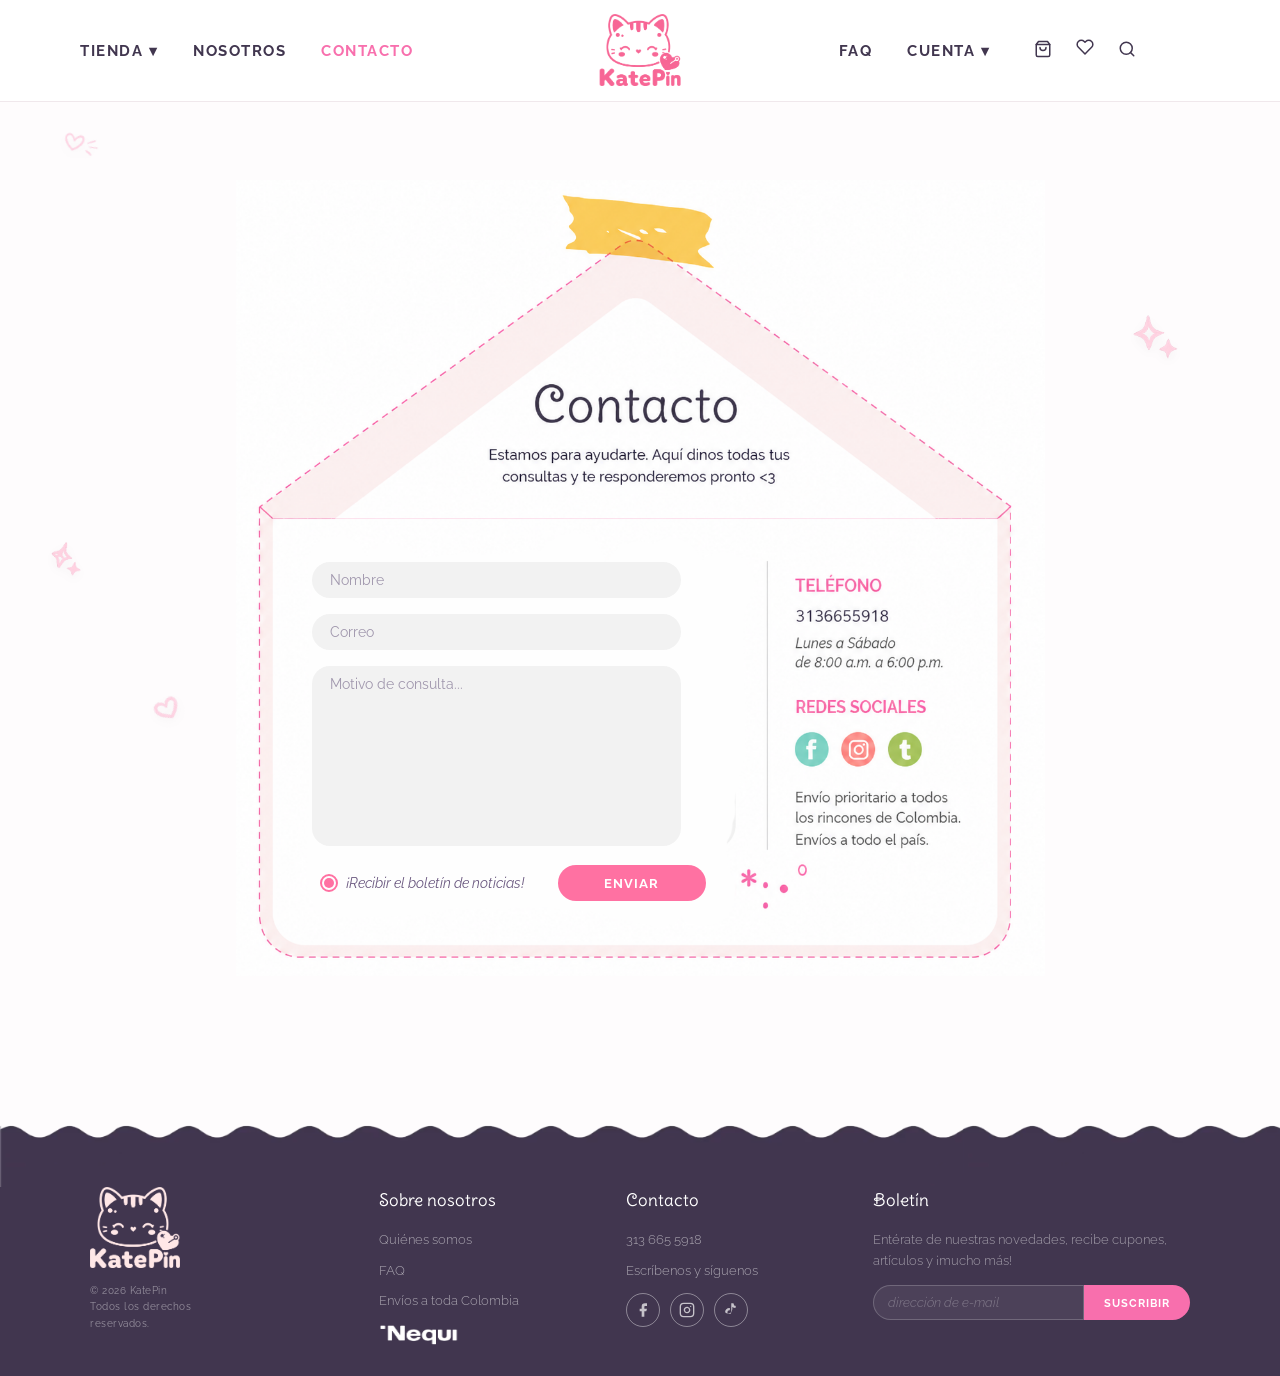
<file: contacto.html>
<!DOCTYPE html>
<html lang="es-CO" dir="ltr">
<head>
  <meta charset="UTF-8">
  <meta name="viewport" content="width=device-width, initial-scale=1.0">
  <title>Contacto | KatePin - Escríbenos</title>
  <meta name="description" content="Ponte en contacto con KatePin. Escríbenos a nuestro WhatsApp o correo electrónico y estaremos felices de ayudarte con tus pines y accesorios.">
  <meta name="keywords" content="contacto KatePin, atención al cliente KatePin, comprar pines whatsapp">
  <meta name="robots" content="index, follow, max-image-preview:large">
  
  <link rel="canonical" href="https://www.katepin.com/contacto.html">

  <meta property="og:title" content="Contacto | KatePin Colombia">
  <meta property="og:description" content="Estamos listos para ayudarte. Ponte en contacto con KatePin a través de nuestros canales oficiales.">
  <meta property="og:image" content="https://www.katepin.com/img/contacto2.png">
  <meta property="og:image:width" content="1200">
  <meta property="og:image:height" content="630">
  <meta property="og:image:alt" content="Formulario de contacto de KatePin">
  <meta property="og:url" content="https://www.katepin.com/contacto.html">
  <meta property="og:type" content="website">
  <meta property="og:locale" content="es_CO">
  <meta property="og:site_name" content="KatePin">

  <meta name="twitter:card" content="summary_large_image">
  <meta name="twitter:title" content="Contacto | KatePin">
  <meta name="twitter:description" content="Escríbenos y con gusto te ayudaremos con tus compras.">
  <meta name="twitter:image" content="https://www.katepin.com/img/contacto2.png">
  <meta name="twitter:image:alt" content="Contacto KatePin">
  <meta name="twitter:site" content="@katepin">

  <link rel="preload" href="img/logo1.png?v=2" as="image">
  <link rel="preconnect" href="https://fonts.googleapis.com">
  <link rel="preconnect" href="https://fonts.gstatic.com" crossorigin>
  <link href="https://fonts.googleapis.com/css2?family=Delius+Swash+Caps&family=Raleway:wght@300;400;500;600;700&display=swap" rel="stylesheet">
  <link rel="stylesheet" href="styles.css">
  <style>
    .contact-wrapper {
      padding: 100px 20px 100px;
      background: var(--bg-color);
      display: flex;
      justify-content: center;
      min-height: 80vh;
      align-items: flex-start;
    }
    /* Contenedor del sobre: usa la imagen como fondo */
    .contact-envelope {
      position: relative;
      width: 100%;
      max-width: 820px;
      background: url('img/contacto2.png') no-repeat center / contain;
      aspect-ratio: 1.03 / 1; /* ratio de la imagen contacto1.png */
    }

    /* === FORMULARIO: Nombre, Correo, Texto (ROJO) === */
    .ct-form-fields {
      position: absolute;
      top: 48%; /* Posición estimada, se ajustará */
      left: 10%; /* Posición estimada, se ajustará */
      width: 45%;
      display: flex;
      flex-direction: column;
      gap: 16px;
    }

    /* === BOLETÍN (VERDE) === */
    .ct-newsletter {
      position: absolute;
      top: 87%;
      left: 11%;
      width: 38%;
    }

    /* === BOTÓN ENVIAR (NARANJA) === */
    .ct-send {
      position: absolute;
      top: 86%;
      right: 42%; /* Desplazado significativamente a la izquierda */
      width: 18%;
    }

    /* ---------- Estilos de los elementos ---------- */
    .ct-form-fields .input-pill {
      width: 100%;
      background: #f2f2f2;
      border: none;
      border-radius: 30px;
      padding: 10px 18px;
      font-family: 'Raleway', sans-serif;
      font-size: 0.85rem;
      color: #6c5a81;
      box-sizing: border-box;
    }
    .ct-form-fields .textarea-pill {
      border-radius: 18px;
      resize: none;
      height: 180px; /* Ajustaremos la altura según las cajas grises */
    }
    .ct-newsletter .newsletter-label {
      display: flex;
      align-items: center;
      gap: 8px;
      cursor: pointer;
      font-size: 0.85rem;
      color: #6c5a81;
      font-style: italic;
      white-space: nowrap;
    }
    .ct-send .btn-enviar {
      width: 100%;
    }

    /* ======= RESPONSIVE ======= */
    @media (max-width: 600px) {
      .contact-wrapper { padding: 100px 10px 60px; }
      .ct-form-fields { top: 48%; left: 10%; width: 45%; gap: 8px;}
      .ct-form-fields .input-pill { padding: 7px 12px; font-size: 0.7rem; }
      .ct-form-fields .textarea-pill { height: 100px; }
      .ct-newsletter { top: 83%; left: 11%; width: 40%; }
      .ct-newsletter .newsletter-label { font-size: 0.65rem; }
      .ct-send { top: 82%; right: 28%; width: 22%; }
      .ct-send .btn-enviar { padding: 7px 12px; font-size: 0.65rem; }
    }
  </style>

  <link rel="icon" type="image/png" href="img/favicon.png?v=2">
</head>
<body>

  <!-- DECORACIONES FLOTANTES -->
  <div class="aesthetic-mess" aria-hidden="true">
    <img src="img/heart.png" class="float-deco deco-1" alt="">
    <img src="img/stars.png" class="float-deco deco-2" alt="">
    <img src="img/heart1.png" class="float-deco deco-3" alt="">
    <img src="img/star.png" class="float-deco deco-4" alt="">
  </div>

  <!-- HEADER -->
  <header class="header" role="banner">
    <div class="header-inner">
      <nav aria-label="Navegación principal">
      <ul class="nav-left" role="menubar">
        <li role="none" class="has-dropdown">
          <a href="tienda.html" role="menuitem">Tienda ▾</a>
          <ul class="dropdown-menu" role="menu">
            <li role="none" class="has-submenu">
              <a href="#" role="menuitem">Ropa ▸</a>
              <ul class="dropdown-submenu" role="menu">
                <li role="none"><a href="tienda.html#ropa-vestidos" role="menuitem">Vestidos</a></li>
                <li role="none"><a href="tienda.html#ropa-chaquetas" role="menuitem">Chaquetas</a></li>
                <li role="none"><a href="tienda.html#ropa-blusas" role="menuitem">Blusas</a></li>
                <li role="none"><a href="tienda.html#ropa-pantalones" role="menuitem">Pantalones</a></li>
                <li role="none"><a href="tienda.html#ropa-faldas" role="menuitem">Faldas</a></li>
              </ul>
            </li>
            <li role="none" class="has-submenu">
              <a href="#" role="menuitem">Accesorios ▸</a>
              <ul class="dropdown-submenu" role="menu">
                <li role="none"><a href="tienda.html#accesorios-pines" role="menuitem">Pines</a></li>
              </ul>
            </li>
            <li role="none" class="has-submenu">
              <a href="#" role="menuitem">Zapatos ▸</a>
              <ul class="dropdown-submenu" role="menu">
                <li role="none"><a href="tienda.html#zapatos-sandalias" role="menuitem">Sandalias</a></li>
                <li role="none"><a href="tienda.html#zapatos-botas" role="menuitem">Botas</a></li>
                <li role="none"><a href="tienda.html#zapatos-tenis" role="menuitem">Tenis</a></li>
              </ul>
            </li>
          </ul>
        </li>
        <li role="none"><a href="nosotros.html" role="menuitem">Nosotros</a></li>
        <li role="none"><a href="contacto.html" role="menuitem" style="color:var(--hot-pink);">Contacto</a></li>
      </ul>
      </nav>
      <a href="index.html" class="logo" aria-label="KatePin - Inicio">
        <img src="img/logo1.png?v=2" alt="KatePin" class="logo-img" width="160" height="50">
      </a>
      <div class="nav-right-group">
        <ul class="nav-right" role="menubar">
          <li role="none"><a href="faq.html" role="menuitem">FAQ</a></li>
          <li role="none" class="has-dropdown">
            <a href="#" role="menuitem">Cuenta ▾</a>
            <ul class="dropdown-menu" role="menu">
              <li role="none"><a href="login.html" role="menuitem">Iniciar sesión</a></li>
              <li role="none"><a href="registro.html" role="menuitem">Registrarme</a></li>
              <li role="none"><a href="#" role="menuitem">Mensajes</a></li>
              <li role="none"><a href="#" role="menuitem">Mis pedidos</a></li>
            </ul>
          </li>
        </ul>
        <div class="header-icons">
          <button class="icon-btn" id="cart-btn" aria-label="Carrito"><svg width="18" height="18" viewBox="0 0 24 24" fill="none" stroke="currentColor" stroke-width="2" stroke-linecap="round" stroke-linejoin="round"><path d="M6 2L3 6v14a2 2 0 002 2h14a2 2 0 002-2V6l-3-4z"/><line x1="3" y1="6" x2="21" y2="6"/><path d="M16 10a4 4 0 01-8 0"/></svg><span class="cart-count" id="cart-count" style="display:none">0</span></button>
          <a href="deseos.html" id="wishlist-btn" aria-label="Lista de deseos"><svg width="18" height="18" viewBox="0 0 24 24" fill="none" stroke="currentColor" stroke-width="2" stroke-linecap="round" stroke-linejoin="round"><path d="M20.84 4.61a5.5 5.5 0 00-7.78 0L12 5.67l-1.06-1.06a5.5 5.5 0 00-7.78 7.78l1.06 1.06L12 21.23l7.78-7.78 1.06-1.06a5.5 5.5 0 000-7.78z"/></svg></a>
          <button class="icon-btn" aria-label="Buscar"><svg width="18" height="18" viewBox="0 0 24 24" fill="none" stroke="currentColor" stroke-width="2" stroke-linecap="round" stroke-linejoin="round"><circle cx="11" cy="11" r="8"/><line x1="21" y1="21" x2="16.65" y2="16.65"/></svg></button>
        </div>
      </div>
      <button class="menu-toggle" id="menu-toggle" aria-label="Menú">☰</button>
    </div>
    <nav class="mobile-nav" id="mobile-nav" aria-label="Navegación móvil">
      <a href="tienda.html">Tienda</a>
      <a href="nosotros.html">Nosotros</a>
      <a href="contacto.html">Contacto</a>
      <a href="faq.html">FAQ</a>
    </nav>
  </header>

  <main>
    <section class="contact-wrapper">
      <div class="contact-envelope">

        <!-- ROJO: Nombre + Email + Textarea -->
        <div class="ct-form-fields">
          <input type="text" placeholder="Nombre" class="input-pill">
          <input type="email" placeholder="Correo" class="input-pill">
          <textarea placeholder="Motivo de consulta..." class="input-pill textarea-pill"></textarea>
        </div>

        <!-- VERDE: Newsletter checkbox -->
        <div class="ct-newsletter">
          <label class="newsletter-label">
            <input type="checkbox" class="newsletter-cb" checked>
            <span class="cb-custom"></span>
            <span class="cb-text">¡Recibir el boletín de noticias!</span>
          </label>
        </div>

        <!-- NARANJA: Botón enviar -->
        <div class="ct-send">
          <button type="button" class="btn-enviar">ENVIAR</button>
        </div>

      </div>
    </section>
  </main>

  <!-- FOOTER -->
  <footer class="footer" role="contentinfo">
    <div class="footer-wave">
      <img src="img/footer.png" alt="" aria-hidden="true" class="footer-wave-img" loading="lazy">
    </div>
    <div class="footer-content">
      <div class="footer-inner">
        <div class="footer-brand">
          <p><img src="img/logo1.png" alt="KatePin — Pines Metálicos Kawaii Colombia" class="footer-logo-img" width="160" height="50"></p>
          <p class="footer-copy-text">&copy; 2026 KatePin<br>Todos los derechos<br>reservados.</p>
        </div>
        <div class="footer-col">
          <h4>Sobre nosotros</h4>
          <a href="nosotros.html">Quiénes somos</a>
          <a href="faq.html">FAQ</a>
          <a href="#">Envíos a toda Colombia</a>
          <img src="img/nequi.png" alt="Pago con Nequi disponible en KatePin" width="80" height="30" loading="lazy" style="height:22px; margin-top:12px; filter:brightness(0) invert(1);">
        </div>
        <div class="footer-col">
          <h4>Contacto</h4>
          <a href="tel:+573136655918">313 665 5918</a>
          <a href="#">Escríbenos y síguenos</a>
          <div class="footer-social">
            <a href="https://www.facebook.com/katepin" target="_blank" rel="noopener noreferrer" aria-label="KatePin en Facebook">
              <svg width="16" height="16" viewBox="0 0 24 24" fill="currentColor"><path d="M18 2h-3a5 5 0 00-5 5v3H7v4h3v8h4v-8h3l1-4h-4V7a1 1 0 011-1h3z"/></svg>
            </a>
            <a href="https://www.instagram.com/katepin" target="_blank" rel="noopener noreferrer" aria-label="KatePin en Instagram">
              <svg width="16" height="16" viewBox="0 0 24 24" fill="none" stroke="currentColor" stroke-width="2" stroke-linecap="round" stroke-linejoin="round"><rect x="2" y="2" width="20" height="20" rx="5"/><path d="M16 11.37A4 4 0 1112.63 8 4 4 0 0116 11.37z"/><line x1="17.5" y1="6.5" x2="17.51" y2="6.5"/></svg>
            </a>
            <a href="https://www.tiktok.com/@katepin" target="_blank" rel="noopener noreferrer" aria-label="KatePin en TikTok">
              <svg width="16" height="16" viewBox="0 0 24 24" fill="currentColor"><path d="M19.59 6.69a4.83 4.83 0 01-3.77-4.25V2h-3.45v13.67a2.89 2.89 0 01-2.88 2.5 2.89 2.89 0 01-2.89-2.89 2.89 2.89 0 012.89-2.89c.28 0 .54.04.79.11V9a6.33 6.33 0 00-.79-.05A6.34 6.34 0 003.15 15.3a6.34 6.34 0 0010.86-4.43V7.56a8.28 8.28 0 004.86 1.57V5.68a4.84 4.84 0 01-.72-.05l-.56.06z"/></svg>
            </a>
          </div>
        </div>
        <div class="footer-col">
          <h4>Boletín</h4>
          <p class="footer-boletin-desc">Entérate de nuestras novedades, recibe cupones, artículos y ¡mucho más!</p>
          <form class="newsletter-input" id="newsletter-form">
            <input type="email" placeholder="dirección de e-mail" required aria-label="Correo electrónico para boletín">
            <button type="submit">Suscribir</button>
          </form>
        </div>
      </div>
    </div>
  </footer>

  <script>
    // Header Scroll Effect
    const header = document.querySelector('.header');
    window.addEventListener('scroll', () => {
      if(window.scrollY > 50) header.classList.add('scrolled');
      else header.classList.remove('scrolled');
    });

    // Mobile Menu Toggle
    const menuToggle = document.getElementById('menu-toggle');
    const mobileNav = document.getElementById('mobile-nav');
    menuToggle.addEventListener('click', () => {
      if(mobileNav.style.display === 'flex'){
        mobileNav.style.display = 'none';
        menuToggle.textContent = '☰';
      } else {
        mobileNav.style.display = 'flex';
        menuToggle.textContent = '✕';
      }
    });
  </script>
  <script type="application/ld+json">
  {
    "@context": "https://schema.org",
    "@type": "ContactPage",
    "name": "Contacto KatePin",
    "description": "Ponte en contacto con nosotros para cualquier duda sobre tus compras de pines metálicos.",
    "url": "https://www.katepin.com/contacto.html",
    "mainEntity": {
      "@type": "Organization",
      "name": "KatePin",
      "contactPoint": {
        "@type": "ContactPoint",
        "telephone": "+57-313-665-5918",
        "contactType": "customer service",
        "email": "hola@katepin.com",
        "availableLanguage": "Spanish"
      }
    }
  }
  </script>
</body>
</html>
</file>
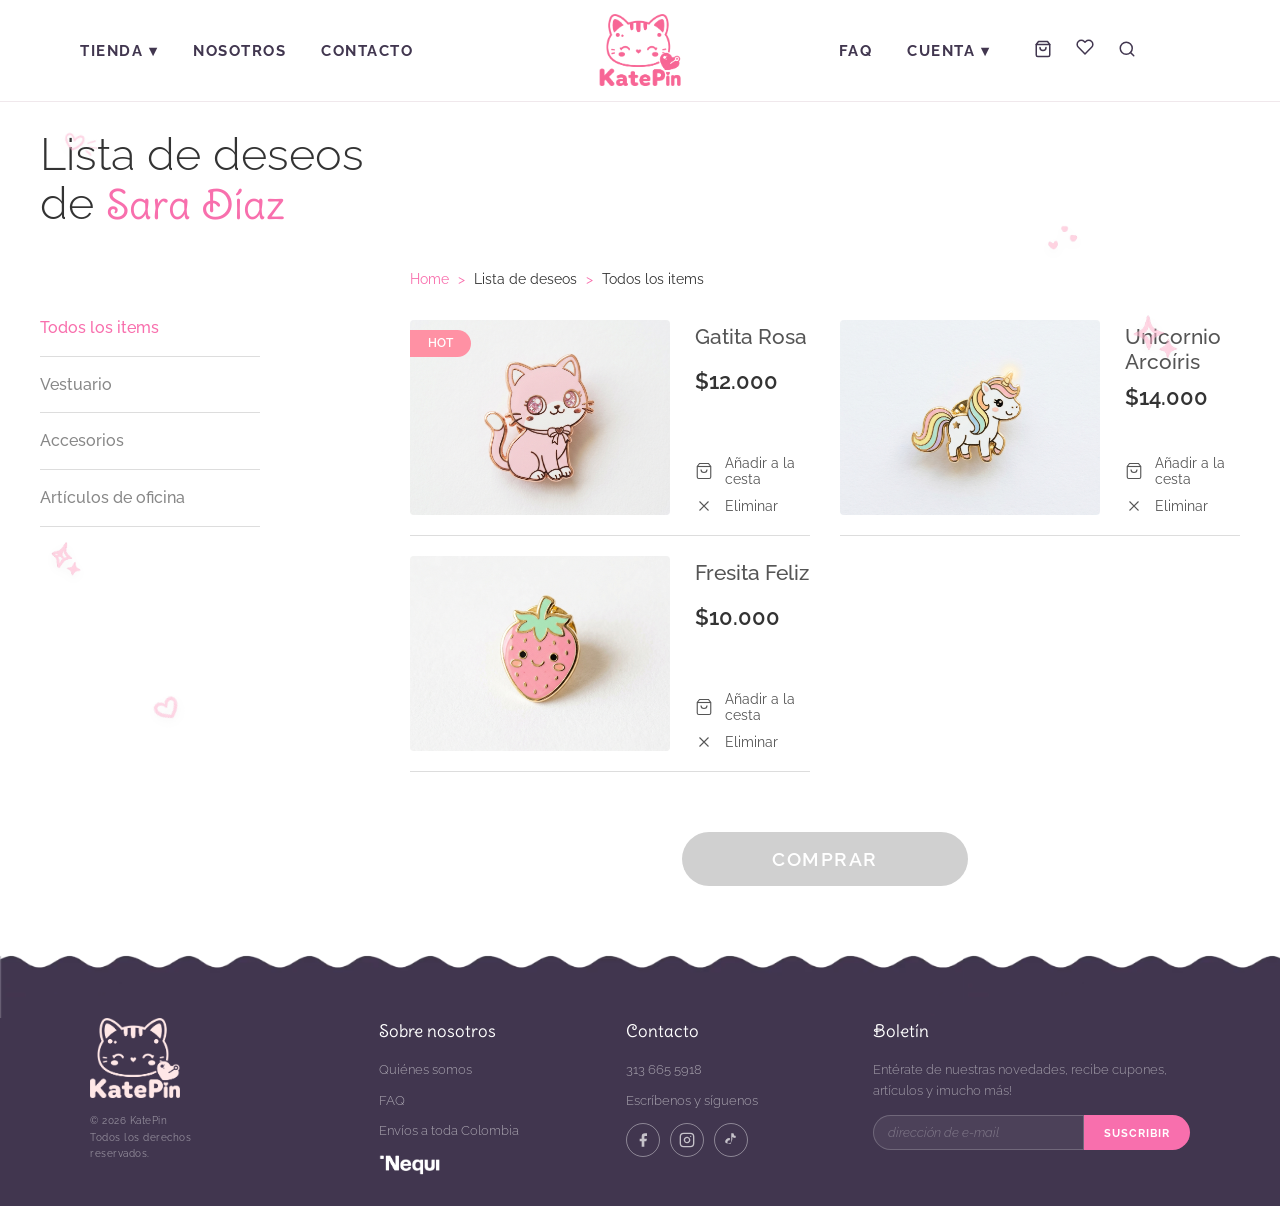
<file: deseos.html>
﻿<!DOCTYPE html>
<html lang="es">
<head>
  <meta charset="UTF-8">
  <meta name="viewport" content="width=device-width, initial-scale=1.0">
  <title>Lista de deseos - KatePin</title>
  <link rel="stylesheet" href="styles.css">
  <link rel="preconnect" href="https://fonts.googleapis.com">
  <link rel="preconnect" href="https://fonts.gstatic.com" crossorigin>
  <link href="https://fonts.googleapis.com/css2?family=Delius+Swash+Caps&family=Raleway:wght@300;400;500;600;700&family=Pacifico&display=swap" rel="stylesheet">
  <style>
    :root {
      --wish-pink: #f86fad;
      --wish-grey: #555;
      --wish-light-grey: #888;
      --wish-border: #f0f0f0;
    }

    body {
      background-color: #fff;
      font-family: 'Raleway', sans-serif;
    }

    /* Wishlist Header Section */
    .wish-wrapper {
      max-width: 1300px;
      margin: 130px auto 60px; /* Bajado como se solicitó */
      padding: 0 40px;
    }

    .wish-header {
      display: flex;
      flex-direction: column;
      gap: 40px; /* Aumentado para que el breadcrumb baje */
      margin-bottom: 10px; /* Reducido para que esté más cerca de los productos */
      align-items: flex-start;
    }

    .wish-title-area {
      width: auto;
      flex-shrink: 0;
    }

    .wish-title-area h1 {
      font-family: 'Raleway', sans-serif;
      font-weight: 300;
      font-size: 2.8rem;
      color: #333;
      margin: 0;
      line-height: 1.1;
    }

    .wish-title-area h1 span {
      font-family: 'Delius Swash Caps', cursive;
      color: var(--wish-pink);
      display: inline;
      font-size: 2.5rem;
    }

    .wish-breadcrumb {
      font-size: 0.85rem;
      color: #333;
      padding-left: 370px; /* Alineado con el inicio del grid de productos (350 sidebar + 20 gap) */
      margin-top: 0;
    }

    .wish-breadcrumb a {
      color: var(--wish-pink);
      text-decoration: none;
    }

    .wish-breadcrumb span.arrow {
      color: var(--wish-pink);
      margin: 0 5px;
    }

    /* Layout */
    .wish-layout {
      display: flex;
      gap: 20px;
    }

    /* Sidebar */
    .wish-sidebar {
      width: 350px;
      flex-shrink: 0;
    }

    .wish-category-list {
      list-style: none;
      padding: 0;
      margin: 0;
      max-width: 220px;
    }

    .wish-category-item {
      border-bottom: 1px solid #ddd;
    }

    .wish-category-link {
      display: block;
      padding: 15px 0;
      color: var(--wish-light-grey);
      text-decoration: none;
      font-weight: 500;
      transition: color 0.3s;
    }

    .wish-category-link:hover,
    .wish-category-link.active {
      color: var(--wish-pink);
    }

    /* Main Grid Area */
    .wish-main {
      flex: 1;
    }

    .wish-grid {
      display: grid;
      grid-template-columns: repeat(2, 1fr);
      column-gap: 30px;
    }

    /* Product Card - Alignment Optimized */
    .wish-card {
      display: flex;
      gap: 25px;
      padding: 20px 0;
      border-bottom: 1px solid #ddd;
    }

    .wish-card-link {
      text-decoration: none;
      display: contents;
    }

    .wish-img-wrap {
      position: relative;
      width: 260px;
      height: 195px;
      flex-shrink: 0;
      overflow: hidden;
      border-radius: 4px;
    }

    .wish-img-wrap img {
      width: 100%;
      height: 100%;
      object-fit: cover;
      transition: transform 0.5s;
    }

    .wish-card:hover .wish-img-wrap img {
      transform: scale(1.05);
    }

    .wish-badge {
      position: absolute;
      top: 10px;
      left: 0;
      background: #ff91a4;
      color: #fff;
      padding: 4px 18px;
      font-size: 0.75rem;
      font-weight: 600;
      border-radius: 0 20px 20px 0;
      z-index: 2;
    }

    .wish-info {
      flex: 1;
      padding-top: 5px;
      display: flex;
      flex-direction: column;
    }

    .wish-name {
      font-size: 1.3rem;
      color: #555;
      margin-bottom: 5px;
      font-weight: 500;
      font-family: 'Raleway', sans-serif;
      min-height: 1.6em; /* Altura mínima para asegurar alineación */
      line-height: 1.2;
    }

    .wish-price {
      font-size: 1.4rem;
      font-weight: 600;
      color: #333;
      margin-bottom: 15px;
    }

    .wish-actions {
      display: flex;
      flex-direction: column;
      gap: 10px;
      margin-top: auto; /* Empuja los botones hacia abajo si es necesario */
    }

    .wish-action-btn {
      display: flex;
      align-items: center;
      gap: 12px;
      background: none;
      border: none;
      color: #555;
      font-size: 0.85rem;
      font-family: 'Raleway', sans-serif;
      font-weight: 400;
      cursor: pointer;
      padding: 0;
      transition: color 0.2s;
      text-align: left;
    }

    .wish-action-btn:hover {
      color: var(--wish-pink);
    }

    .wish-action-btn svg {
      width: 18px;
      height: 18px;
      stroke-width: 1.5;
      flex-shrink: 0;
    }

    /* Footer Button */
    .wish-footer-actions {
      margin-top: 60px;
      text-align: center;
    }

    .btn-comprar {
      background: #d0d0d0;
      color: #fff;
      border: none;
      padding: 16px 90px;
      border-radius: 50px;
      font-size: 1.2rem;
      font-weight: 600;
      letter-spacing: 1.5px;
      cursor: pointer;
      transition: all 0.3s;
    }

    .btn-comprar:hover {
      background: var(--wish-pink);
      transform: translateY(-2px);
      box-shadow: 0 5px 15px rgba(248, 111, 173, 0.3);
    }

    @media (max-width: 992px) {
      .wish-grid {
        grid-template-columns: 1fr;
      }
      .wish-layout {
        flex-direction: column;
      }
      .wish-sidebar {
        width: 100%;
        margin-bottom: 30px;
      }
      .wish-header {
        flex-direction: column;
        align-items: flex-start;
        gap: 15px;
      }
    }
  </style>

  <link rel="icon" type="image/png" href="img/favicon.png?v=2">
</head>
<body>

  <!-- DECORACIONES FLOTANTES -->
  <div class="aesthetic-mess" aria-hidden="true">
    <img src="img/heart.png" class="float-deco deco-1" alt="">
    <img src="img/stars.png" class="float-deco deco-2" alt="">
    <img src="img/heart1.png" class="float-deco deco-3" alt="">
    <img src="img/star.png" class="float-deco deco-4" alt="">
    <img src="img/hearts.png" class="float-deco deco-5" alt="">
  </div>

  <!-- HEADER -->
  <header class="header" role="banner">
    <div class="header-inner">
      <ul class="nav-left" role="menubar">
        <li role="none" class="has-dropdown">
          <a href="tienda.html" role="menuitem">Tienda ▾</a>
          <ul class="dropdown-menu" role="menu">
            <li role="none" class="has-submenu">
              <a href="#" role="menuitem">Ropa ▸</a>
              <ul class="dropdown-submenu" role="menu">
                <li role="none"><a href="tienda.html#ropa-vestidos" role="menuitem">Vestidos</a></li>
                <li role="none"><a href="tienda.html#ropa-chaquetas" role="menuitem">Chaquetas</a></li>
                <li role="none"><a href="tienda.html#ropa-blusas" role="menuitem">Blusas</a></li>
                <li role="none"><a href="tienda.html#ropa-pantalones" role="menuitem">Pantalones</a></li>
                <li role="none"><a href="tienda.html#ropa-faldas" role="menuitem">Faldas</a></li>
              </ul>
            </li>
            <li role="none" class="has-submenu">
              <a href="#" role="menuitem">Accesorios ▸</a>
              <ul class="dropdown-submenu" role="menu">
                <li role="none"><a href="tienda.html#accesorios-pines" role="menuitem">Pines</a></li>
              </ul>
            </li>
            <li role="none" class="has-submenu">
              <a href="#" role="menuitem">Zapatos ▸</a>
              <ul class="dropdown-submenu" role="menu">
                <li role="none"><a href="tienda.html#zapatos-sandalias" role="menuitem">Sandalias</a></li>
                <li role="none"><a href="tienda.html#zapatos-botas" role="menuitem">Botas</a></li>
                <li role="none"><a href="tienda.html#zapatos-tenis" role="menuitem">Tenis</a></li>
              </ul>
            </li>
          </ul>
        </li>
        <li role="none"><a href="nosotros.html" role="menuitem">Nosotros</a></li>
        <li role="none"><a href="contacto.html" role="menuitem">Contacto</a></li>
      </ul>
      <a href="index.html" class="logo" aria-label="KatePin - Inicio">
        <img src="img/logo1.png" alt="KatePin" class="logo-img">
      </a>
      <div class="nav-right-group">
        <ul class="nav-right" role="menubar">
          <li role="none"><a href="faq.html" role="menuitem">FAQ</a></li>
          <li role="none" class="has-dropdown">
            <a href="#" role="menuitem">Cuenta ▾</a>
            <ul class="dropdown-menu" role="menu">
              <li role="none"><a href="login.html" role="menuitem">Iniciar sesión</a></li>
              <li role="none"><a href="registro.html" role="menuitem">Registrarme</a></li>
              <li role="none"><a href="#" role="menuitem">Mensajes</a></li>
              <li role="none"><a href="#" role="menuitem">Mis pedidos</a></li>
            </ul>
          </li>
        </ul>
        <div class="header-icons">
          <button class="icon-btn" id="cart-btn" aria-label="Carrito"><svg width="18" height="18" viewBox="0 0 24 24" fill="none" stroke="currentColor" stroke-width="2" stroke-linecap="round" stroke-linejoin="round"><path d="M6 2L3 6v14a2 2 0 002 2h14a2 2 0 002-2V6l-3-4z"/><line x1="3" y1="6" x2="21" y2="6"/><path d="M16 10a4 4 0 01-8 0"/></svg><span class="cart-count" id="cart-count" style="display:none">0</span></button>
          <a href="deseos.html" id="wishlist-btn" aria-label="Lista de deseos"><svg width="18" height="18" viewBox="0 0 24 24" fill="none" stroke="currentColor" stroke-width="2" stroke-linecap="round" stroke-linejoin="round"><path d="M20.84 4.61a5.5 5.5 0 00-7.78 0L12 5.67l-1.06-1.06a5.5 5.5 0 00-7.78 7.78l1.06 1.06L12 21.23l7.78-7.78 1.06-1.06a5.5 5.5 0 000-7.78z"/></svg></a>
          <button class="icon-btn" aria-label="Buscar"><svg width="18" height="18" viewBox="0 0 24 24" fill="none" stroke="currentColor" stroke-width="2" stroke-linecap="round" stroke-linejoin="round"><circle cx="11" cy="11" r="8"/><line x1="21" y1="21" x2="16.65" y2="16.65"/></svg></button>
        </div>
      </div>
      <button class="menu-toggle" id="menu-toggle" aria-label="Menú">☰</button>
    </div>
    <nav class="mobile-nav" id="mobile-nav">
      <a href="tienda.html">Tienda</a>
      <a href="nosotros.html">Nosotros</a>
      <a href="contacto.html">Contacto</a>
      <a href="faq.html">FAQ</a>
    </nav>
  </header>

  <main class="wish-wrapper">
    <div class="wish-header">
      <div class="wish-title-area">
        <h1>Lista de deseos<br>de <span>Sara Díaz</span></h1>
      </div>
      <div class="wish-breadcrumb">
        <a href="index.html">Home</a> <span class="arrow">></span> Lista de deseos <span class="arrow">></span> Todos los items
      </div>
    </div>

    <div class="wish-layout">
      <!-- SIDEBAR -->
      <aside class="wish-sidebar">
        <ul class="wish-category-list">
          <li class="wish-category-item"><a href="#" class="wish-category-link active">Todos los items</a></li>
          <li class="wish-category-item"><a href="#" class="wish-category-link">Vestuario</a></li>
          <li class="wish-category-item"><a href="#" class="wish-category-link">Accesorios</a></li>
          <li class="wish-category-item"><a href="#" class="wish-category-link">Artículos de oficina</a></li>
        </ul>
      </aside>

      <!-- MAIN CONTENT -->
      <section class="wish-main">
        <div class="wish-grid">
          
          <!-- Item 1: Gatita Rosa -->
          <div class="wish-card">
            <a href="producto.html#id=gatita-rosa" class="wish-card-link">
              <div class="wish-img-wrap">
                <span class="wish-badge">HOT</span>
                <img src="img/pin-cat-pink.png" alt="Gatita Rosa">
              </div>
              <div class="wish-info">
                <h2 class="wish-name">Gatita Rosa</h2>
                <div class="wish-price">$12.000</div>
                <div class="wish-actions">
                  <button class="wish-action-btn" onclick="event.preventDefault(); addToCart('gatita-rosa')">
                    <svg viewBox="0 0 24 24" fill="none" stroke="currentColor" stroke-width="2"><path d="M6 2L3 6v14a2 2 0 0 0 2 2h14a2 2 0 0 0 2-2V6l-3-4Z"/><path d="M3 6h18"/><path d="M16 10a4 4 0 0 1-8 0"/></svg>
                    Añadir a la cesta
                  </button>
                  <button class="wish-action-btn" onclick="event.preventDefault(); this.closest('.wish-card').remove()">
                    <svg viewBox="0 0 24 24" fill="none" stroke="currentColor" stroke-width="2"><path d="M18 6L6 18M6 6l12 12"/></svg>
                    Eliminar
                  </button>
                </div>
              </div>
            </a>
          </div>

          <!-- Item 2: Unicornio Arcoíris -->
          <div class="wish-card">
            <a href="producto.html#id=unicornio-arcoiris" class="wish-card-link">
              <div class="wish-img-wrap">
                <img src="img/pin-unicorn.png" alt="Unicornio Arcoíris">
              </div>
              <div class="wish-info">
                <h2 class="wish-name">Unicornio Arcoíris</h2>
                <div class="wish-price">$14.000</div>
                <div class="wish-actions">
                  <button class="wish-action-btn" onclick="event.preventDefault(); addToCart('unicornio-arcoiris')">
                    <svg viewBox="0 0 24 24" fill="none" stroke="currentColor" stroke-width="2"><path d="M6 2L3 6v14a2 2 0 0 0 2 2h14a2 2 0 0 0 2-2V6l-3-4Z"/><path d="M3 6h18"/><path d="M16 10a4 4 0 0 1-8 0"/></svg>
                    Añadir a la cesta
                  </button>
                  <button class="wish-action-btn" onclick="event.preventDefault(); this.closest('.wish-card').remove()">
                    <svg viewBox="0 0 24 24" fill="none" stroke="currentColor" stroke-width="2"><path d="M18 6L6 18M6 6l12 12"/></svg>
                    Eliminar
                  </button>
                </div>
              </div>
            </a>
          </div>

          <!-- Item 3: Fresita Feliz -->
          <div class="wish-card">
            <a href="producto.html#id=fresita-feliz" class="wish-card-link">
              <div class="wish-img-wrap">
                <img src="img/pin-strawberry.png" alt="Fresita Feliz">
              </div>
              <div class="wish-info">
                <h2 class="wish-name">Fresita Feliz</h2>
                <div class="wish-price">$10.000</div>
                <div class="wish-actions">
                  <button class="wish-action-btn" onclick="event.preventDefault(); addToCart('fresita-feliz')">
                    <svg viewBox="0 0 24 24" fill="none" stroke="currentColor" stroke-width="2"><path d="M6 2L3 6v14a2 2 0 0 0 2 2h14a2 2 0 0 0 2-2V6l-3-4Z"/><path d="M3 6h18"/><path d="M16 10a4 4 0 0 1-8 0"/></svg>
                    Añadir a la cesta
                  </button>
                  <button class="wish-action-btn" onclick="event.preventDefault(); this.closest('.wish-card').remove()">
                    <svg viewBox="0 0 24 24" fill="none" stroke="currentColor" stroke-width="2"><path d="M18 6L6 18M6 6l12 12"/></svg>
                    Eliminar
                  </button>
                </div>
              </div>
            </a>
          </div>

        </div>

        <div class="wish-footer-actions">
          <button class="btn-comprar">COMPRAR</button>
        </div>
      </section>
    </div>
  </main>

  <!-- FOOTER -->
  <footer class="footer" role="contentinfo">
    <div class="footer-wave">
      <img src="img/footer.png" alt="" aria-hidden="true" class="footer-wave-img">
    </div>
    <div class="footer-content">
      <div class="footer-inner">
        <div class="footer-brand">
          <img src="img/logo1.png" alt="KatePin" class="footer-logo-img">
          <p class="footer-copy-text">&copy; 2026 KatePin<br>Todos los derechos<br>reservados.</p>
        </div>
        <div class="footer-col">
          <h4>Sobre nosotros</h4>
          <a href="nosotros.html">Quiénes somos</a>
          <a href="faq.html">FAQ</a>
          <a href="#">Envíos a toda Colombia</a>
          <img src="img/nequi.png" alt="Nequi" style="height:22px; margin-top:12px; filter:brightness(0) invert(1);">
        </div>
        <div class="footer-col">
          <h4>Contacto</h4>
          <a href="tel:+573136655918">313 665 5918</a>
          <a href="#">Escríbenos y síguenos</a>
          <div class="footer-social">
            <a href="https://facebook.com/katepin" target="_blank" rel="noopener" aria-label="Facebook">
              <svg width="16" height="16" viewBox="0 0 24 24" fill="currentColor"><path d="M18 2h-3a5 5 0 00-5 5v3H7v4h3v8h4v-8h3l1-4h-4V7a1 1 0 011-1h3z"/></svg>
            </a>
            <a href="https://instagram.com/katepin" target="_blank" rel="noopener" aria-label="Instagram">
              <svg width="16" height="16" viewBox="0 0 24 24" fill="none" stroke="currentColor" stroke-width="2" stroke-linecap="round" stroke-linejoin="round"><rect x="2" y="2" width="20" height="20" rx="5"/><path d="M16 11.37A4 4 0 1112.63 8 4 4 0 0116 11.37z"/><line x1="17.5" y1="6.5" x2="17.51" y2="6.5"/></svg>
            </a>
            <a href="https://tiktok.com/@katepin" target="_blank" rel="noopener" aria-label="TikTok">
              <svg width="16" height="16" viewBox="0 0 24 24" fill="currentColor"><path d="M19.59 6.69a4.83 4.83 0 01-3.77-4.25V2h-3.45v13.67a2.89 2.89 0 01-2.88 2.5 2.89 2.89 0 01-2.89-2.89 2.89 2.89 0 012.89-2.89c.28 0 .54.04.79.11V9a6.33 6.33 0 00-.79-.05A6.34 6.34 0 003.15 15.3a6.34 6.34 0 0010.86-4.43V7.56a8.28 8.28 0 004.86 1.57V5.68a4.84 4.84 0 01-.72-.05l-.56.06z"/></svg>
            </a>
          </div>
        </div>
        <div class="footer-col">
          <h4>Boletín</h4>
          <p class="footer-boletin-desc">Entérate de nuestras novedades, recibe cupones, artículos y ¡mucho más!</p>
          <form class="newsletter-input" id="newsletter-form">
            <input type="email" placeholder="dirección de e-mail" required aria-label="Email">
            <button type="submit">Suscribir</button>
          </form>
        </div>
      </div>
    </div>
  </footer>

  <script src="app.js"></script>
</body>
</html>
</file>
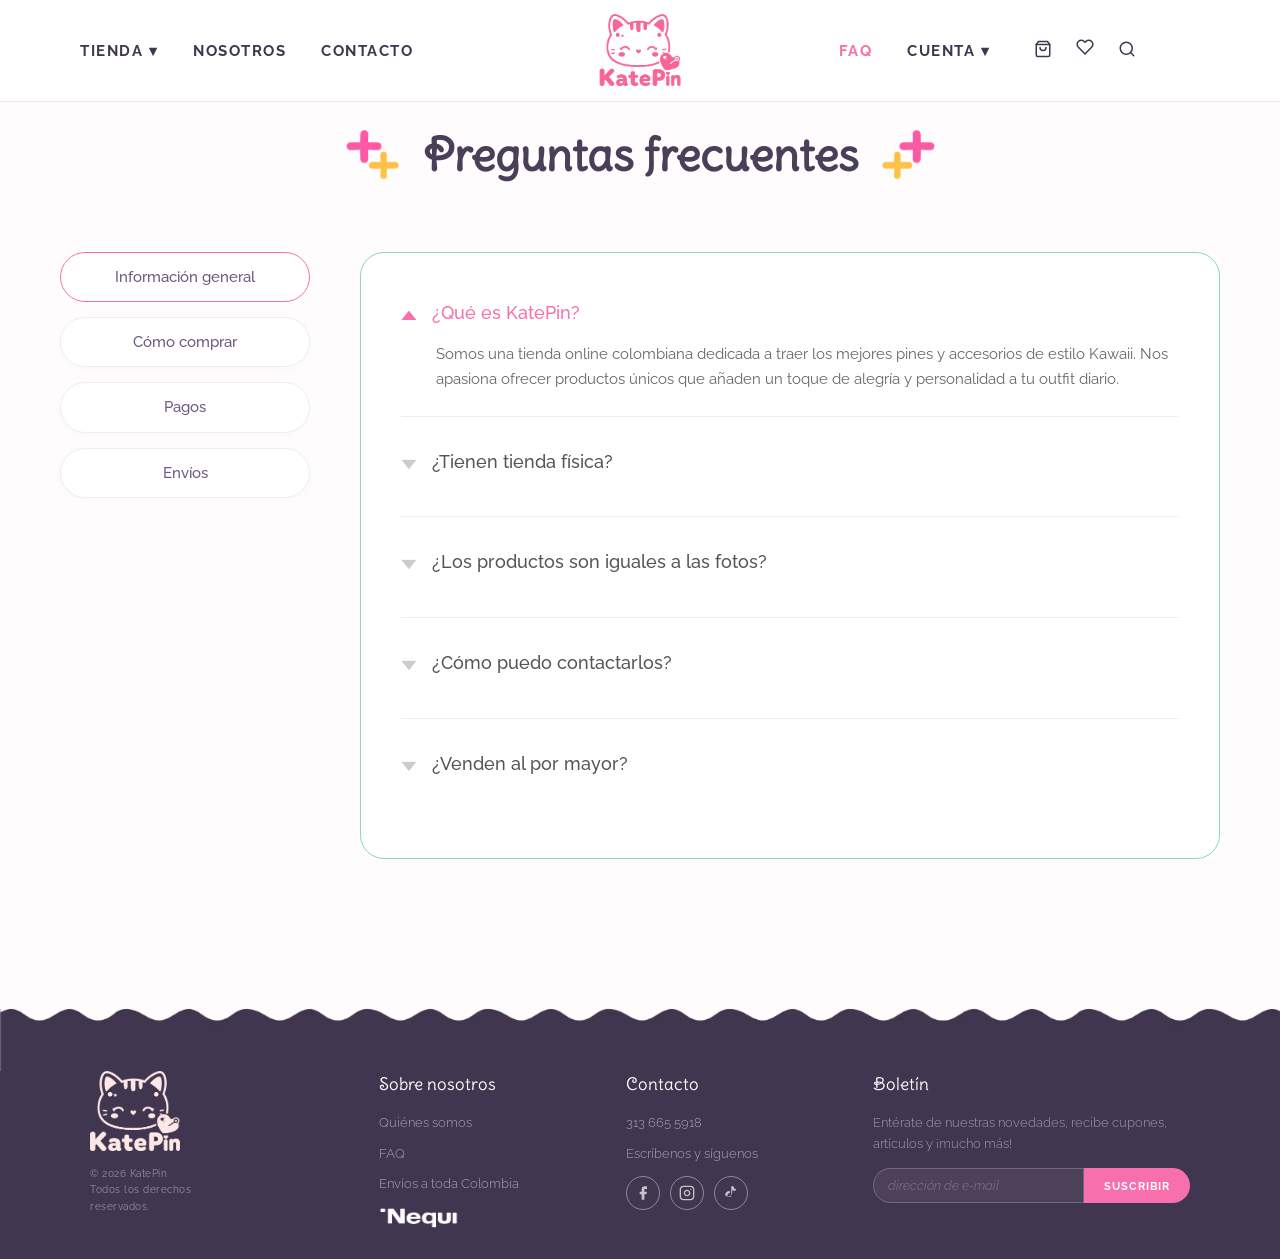
<file: faq.html>
<!DOCTYPE html>
<html lang="es-CO" dir="ltr">
<head>
  <meta charset="UTF-8">
  <meta name="viewport" content="width=device-width, initial-scale=1.0">
  <title>Preguntas Frecuentes | KatePin - Envíos y Pagos</title>
  <meta name="description" content="Encuentra respuestas rápidas a tus dudas sobre KatePin. Conoce nuestros métodos de pago, tiempos de envío, políticas y cómo comprar en nuestra tienda online.">
  <meta name="keywords" content="preguntas frecuentes KatePin, dudas tienda kawaii, como comprar KatePin, metodos de pago, envios Colombia">
  <meta name="robots" content="index, follow, max-image-preview:large">
  
  <link rel="canonical" href="https://www.katepin.com/faq.html">

  <meta property="og:title" content="Preguntas Frecuentes | KatePin Colombia">
  <meta property="og:description" content="Resolvemos todas tus dudas sobre envíos, medios de pago y proceso de compra en KatePin.">
  <meta property="og:image" content="https://www.katepin.com/img/hero-banner.png">
  <meta property="og:image:width" content="1200">
  <meta property="og:image:height" content="630">
  <meta property="og:image:alt" content="Sección de preguntas frecuentes KatePin">
  <meta property="og:url" content="https://www.katepin.com/faq.html">
  <meta property="og:type" content="website">
  <meta property="og:locale" content="es_CO">
  <meta property="og:site_name" content="KatePin">

  <meta name="twitter:card" content="summary_large_image">
  <meta name="twitter:title" content="Preguntas Frecuentes | KatePin">
  <meta name="twitter:description" content="¿Tienes dudas? Aquí te explicamos cómo funciona nuestra tienda online.">
  <meta name="twitter:image" content="https://www.katepin.com/img/hero-banner.png">
  <meta name="twitter:image:alt" content="Preguntas Frecuentes KatePin">
  <meta name="twitter:site" content="@katepin">

  <link rel="preload" href="img/logo1.png?v=2" as="image">
  <link rel="preconnect" href="https://fonts.googleapis.com">
  <link rel="preconnect" href="https://fonts.gstatic.com" crossorigin>
  <link href="https://fonts.googleapis.com/css2?family=Delius+Swash+Caps&family=Raleway:wght@300;400;500;600;700&display=swap" rel="stylesheet">
  <link rel="stylesheet" href="styles.css">
  <style>
    .faq-wrapper {
      padding: 120px 20px 100px;
      background: var(--bg-color);
      max-width: 1200px;
      margin: 0 auto;
      min-height: 80vh;
    }

    .faq-header {
      text-align: center;
      margin-bottom: 60px;
      display: flex;
      align-items: center;
      justify-content: center;
      gap: 15px;
    }

    .faq-title {
      font-family: 'Delius Swash Caps', cursive;
      font-size: 2.8rem;
      color: #4a3e59;
      margin: 0;
    }

    .faq-cruz {
      width: 70px; /* Cruces más grandes */
      height: auto;
    }

    .faq-cruz.left {
      transform: scaleX(-1); /* Invertida horizontalmente */
    }

    .faq-layout {
      display: flex;
      gap: 50px;
      align-items: flex-start;
    }

    /* Sidebar - Pills */
    .faq-sidebar {
      flex: 0 0 250px;
      display: flex;
      flex-direction: column;
      gap: 15px;
    }

    .faq-pill {
      background: #fff;
      border: 1px solid #eee;
      border-radius: 50px;
      padding: 12px 25px;
      font-family: 'Raleway', sans-serif;
      font-size: 0.95rem;
      font-weight: 500;
      color: #6c5a81;
      text-align: center;
      cursor: pointer;
      transition: all 0.3s ease;
      box-shadow: 0 2px 8px rgba(0,0,0,0.02);
    }

    .faq-pill:hover {
      border-color: #f86fad;
      color: #f86fad;
    }

    .faq-pill.active {
      border-color: #f86fad;
      color: #6c5a81;
      box-shadow: none;
    }

    /* Content Area - Accordion */
    .faq-main {
      flex: 1;
      background: #fff;
      border: 1px solid #89d5c9;
      border-radius: 24px;
      padding: 15px 40px 40px;
      min-height: 500px;
    }

    .faq-content-section {
      display: none;
    }

    .faq-content-section.active {
      display: block;
    }

    .faq-item {
      border-bottom: 1px solid #eee;
      padding: 25px 0;
    }

    .faq-item:last-child {
      border-bottom: none;
    }

    .faq-question {
      display: flex;
      align-items: flex-start; /* Flecha queda arriba si el texto es largo */
      gap: 15px;
      cursor: pointer;
      font-size: 1.15rem;
      font-weight: 500;
      color: #555;
      transition: color 0.3s;
      padding: 5px 0;
    }

    .faq-question:hover {
      color: #f86fad;
    }

    .faq-question.open {
      color: #f86fad;
    }

    .faq-triangle {
      display: inline-block;
      font-size: 1rem;
      color: #ccc;
      transition: all 0.3s ease;
      margin-top: 4px;
      transform: scaleX(1.6); /* Flechas un poco más anchas */
    }

    .faq-question.open .faq-triangle {
      transform: scaleX(1.6);
      color: #f86fad;
    }

    .faq-answer {
      max-height: 0;
      overflow: hidden;
      transition: max-height 0.3s ease-out;
      color: #666;
      font-size: 0.95rem;
      line-height: 1.6;
      padding-left: 35px;
      padding-top: 10px;
    }

    .faq-answer p {
      margin: 0;
    }

    /* Responsive */
    @media (max-width: 900px) {
      .faq-layout {
        flex-direction: column;
      }
      .faq-sidebar {
        flex: 1;
        width: 100%;
        flex-direction: row;
        flex-wrap: wrap;
        justify-content: center;
      }
      .faq-pill {
        flex: 1 1 150px;
      }
      .faq-title {
        font-size: 2.2rem;
      }
    }
  </style>

  <link rel="icon" type="image/png" href="img/favicon.png?v=2">
</head>
<body>

  <!-- HEADER -->
  <header class="header" role="banner">
    <div class="header-inner">
      <nav aria-label="Navegación principal">
      <ul class="nav-left" role="menubar">
        <li role="none" class="has-dropdown">
          <a href="tienda.html" role="menuitem">Tienda ▾</a>
          <ul class="dropdown-menu" role="menu">
            <li role="none" class="has-submenu">
              <a href="#" role="menuitem">Ropa ▸</a>
              <ul class="dropdown-submenu" role="menu">
                <li role="none"><a href="tienda.html#ropa-vestidos" role="menuitem">Vestidos</a></li>
                <li role="none"><a href="tienda.html#ropa-chaquetas" role="menuitem">Chaquetas</a></li>
                <li role="none"><a href="tienda.html#ropa-blusas" role="menuitem">Blusas</a></li>
                <li role="none"><a href="tienda.html#ropa-pantalones" role="menuitem">Pantalones</a></li>
                <li role="none"><a href="tienda.html#ropa-faldas" role="menuitem">Faldas</a></li>
              </ul>
            </li>
            <li role="none" class="has-submenu">
              <a href="#" role="menuitem">Accesorios ▸</a>
              <ul class="dropdown-submenu" role="menu">
                <li role="none"><a href="tienda.html#accesorios-pines" role="menuitem">Pines</a></li>
              </ul>
            </li>
            <li role="none" class="has-submenu">
              <a href="#" role="menuitem">Zapatos ▸</a>
              <ul class="dropdown-submenu" role="menu">
                <li role="none"><a href="tienda.html#zapatos-sandalias" role="menuitem">Sandalias</a></li>
                <li role="none"><a href="tienda.html#zapatos-botas" role="menuitem">Botas</a></li>
                <li role="none"><a href="tienda.html#zapatos-tenis" role="menuitem">Tenis</a></li>
              </ul>
            </li>
          </ul>
        </li>
        <li role="none"><a href="nosotros.html" role="menuitem">Nosotros</a></li>
        <li role="none"><a href="contacto.html" role="menuitem">Contacto</a></li>
      </ul>
      </nav>
      <a href="index.html" class="logo" aria-label="KatePin - Inicio">
        <img src="img/logo1.png?v=2" alt="KatePin" class="logo-img" width="160" height="50">
      </a>
      <div class="nav-right-group">
        <ul class="nav-right" role="menubar">
          <li role="none"><a href="faq.html" role="menuitem" style="color:var(--hot-pink);">FAQ</a></li>
          <li role="none" class="has-dropdown">
            <a href="#" role="menuitem">Cuenta ▾</a>
            <ul class="dropdown-menu" role="menu">
              <li role="none"><a href="login.html" role="menuitem">Iniciar sesión</a></li>
              <li role="none"><a href="registro.html" role="menuitem">Registrarme</a></li>
              <li role="none"><a href="#" role="menuitem">Mensajes</a></li>
              <li role="none"><a href="#" role="menuitem">Mis pedidos</a></li>
            </ul>
          </li>
        </ul>
        <div class="header-icons">
          <button class="icon-btn" id="cart-btn" aria-label="Carrito"><svg width="18" height="18" viewBox="0 0 24 24" fill="none" stroke="currentColor" stroke-width="2" stroke-linecap="round" stroke-linejoin="round"><path d="M6 2L3 6v14a2 2 0 002 2h14a2 2 0 002-2V6l-3-4z"/><line x1="3" y1="6" x2="21" y2="6"/><path d="M16 10a4 4 0 01-8 0"/></svg><span class="cart-count" id="cart-count" style="display:none">0</span></button>
          <a href="deseos.html" id="wishlist-btn" aria-label="Lista de deseos"><svg width="18" height="18" viewBox="0 0 24 24" fill="none" stroke="currentColor" stroke-width="2" stroke-linecap="round" stroke-linejoin="round"><path d="M20.84 4.61a5.5 5.5 0 00-7.78 0L12 5.67l-1.06-1.06a5.5 5.5 0 00-7.78 7.78l1.06 1.06L12 21.23l7.78-7.78 1.06-1.06a5.5 5.5 0 000-7.78z"/></svg></a>
          <button class="icon-btn" aria-label="Buscar"><svg width="18" height="18" viewBox="0 0 24 24" fill="none" stroke="currentColor" stroke-width="2" stroke-linecap="round" stroke-linejoin="round"><circle cx="11" cy="11" r="8"/><line x1="21" y1="21" x2="16.65" y2="16.65"/></svg></button>
        </div>
      </div>
      <button class="menu-toggle" id="menu-toggle" aria-label="Menú">☰</button>
    </div>
    <nav class="mobile-nav" id="mobile-nav" aria-label="Navegación móvil">
      <a href="tienda.html">Tienda</a>
      <a href="nosotros.html">Nosotros</a>
      <a href="contacto.html">Contacto</a>
      <a href="faq.html">FAQ</a>
    </nav>
  </header>

  <main class="faq-wrapper">
    <div class="faq-header">
      <img src="img/cruz.png" alt="" class="faq-cruz left">
      <h1 class="faq-title">Preguntas frecuentes</h1>
      <img src="img/cruz.png" alt="" class="faq-cruz">
    </div>

    <div class="faq-layout">
      <!-- SIDEBAR -->
      <aside class="faq-sidebar">
        <div class="faq-pill active" data-target="general">Información general</div>
        <div class="faq-pill" data-target="comprar">Cómo comprar</div>
        <div class="faq-pill" data-target="pagos">Pagos</div>
        <div class="faq-pill" data-target="envios">Envíos</div>
      </aside>

      <!-- MAIN CONTENT -->
      <section class="faq-main">
        
        <!-- SECCIÓN: GENERAL -->
        <div class="faq-content-section active" id="general">
          <div class="faq-item">
            <div class="faq-question open">
              <span class="faq-triangle">▲</span>
              ¿Qué es KatePin?
            </div>
            <div class="faq-answer" style="max-height: 100px;">
              <p>Somos una tienda online colombiana dedicada a traer los mejores pines y accesorios de estilo Kawaii. Nos apasiona ofrecer productos únicos que añaden un toque de alegría y personalidad a tu outfit diario.</p>
            </div>
          </div>

          <div class="faq-item">
            <div class="faq-question">
              <span class="faq-triangle">▼</span>
              ¿Tienen tienda física?
            </div>
            <div class="faq-answer">
              <p>Actualmente operamos de forma 100% virtual para poder ofrecerte una mayor variedad de diseños a precios competitivos. Realizamos envíos rápidos y seguros a todas las ciudades de Colombia.</p>
            </div>
          </div>

          <div class="faq-item">
            <div class="faq-question">
              <span class="faq-triangle">▼</span>
              ¿Los productos son iguales a las fotos?
            </div>
            <div class="faq-answer">
              <p>¡Sí! Todas las fotos de nuestra web son de productos reales tomadas por nuestro equipo. Ten en cuenta que los colores pueden tener leves variaciones dependiendo del brillo y la configuración de tu pantalla.</p>
            </div>
          </div>

          <div class="faq-item">
            <div class="faq-question">
              <span class="faq-triangle">▼</span>
              ¿Cómo puedo contactarlos?
            </div>
            <div class="faq-answer">
              <p>Puedes escribirnos a nuestro WhatsApp oficial haciendo clic en el botón flotante de la página, o enviarnos un correo electrónico a hola@katepin.com. Estamos siempre atentos para ayudarte.</p>
            </div>
          </div>

          <div class="faq-item">
            <div class="faq-question">
              <span class="faq-triangle">▼</span>
              ¿Venden al por mayor?
            </div>
            <div class="faq-answer">
              <p>¡Claro que sí! Tenemos precios especiales para compras por volumen. Si estás interesado en vender nuestros pines, contáctanos por WhatsApp para enviarte nuestro catálogo mayorista.</p>
            </div>
          </div>
        </div>

        <!-- SECCIÓN: COMPRAR -->
        <div class="faq-content-section" id="comprar">
          <div class="faq-item">
            <div class="faq-question">
              <span class="faq-triangle">▼</span>
              ¿Cómo realizo un pedido?
            </div>
            <div class="faq-answer">
              <p>Es muy fácil: elige tus pines favoritos, añádelos al carrito y haz clic en "Finalizar Compra". Luego completa tus datos de envío y elige tu método de pago preferido para completar la orden.</p>
            </div>
          </div>

          <div class="faq-item">
            <div class="faq-question">
              <span class="faq-triangle">▼</span>
              ¿Necesito crear una cuenta para comprar?
            </div>
            <div class="faq-answer">
              <p>No es obligatorio crear una cuenta, puedes realizar tu compra como invitado. Sin embargo, tener una cuenta te permite guardar favoritos y ver el historial de tus pedidos anteriores.</p>
            </div>
          </div>

          <div class="faq-item">
            <div class="faq-question">
              <span class="faq-triangle">▼</span>
              ¿Puedo cambiar o cancelar mi pedido?
            </div>
            <div class="faq-answer">
              <p>Sí, siempre y cuando el pedido no haya sido despachado. Te recomendamos comunicarte inmediatamente con nosotros por WhatsApp indicando tu número de orden para realizar cualquier cambio.</p>
            </div>
          </div>

          <div class="faq-item">
            <div class="faq-question">
              <span class="faq-triangle">▼</span>
              ¿Tienen cupones de descuento?
            </div>
            <div class="faq-answer">
              <p>¡Sí! Solemos compartir cupones especiales en nuestras redes sociales y boletines. Te invitamos a seguirnos en Instagram para estar al tanto de todas nuestras promociones y lanzamientos.</p>
            </div>
          </div>
        </div>

        <!-- SECCIÓN: PAGOS -->
        <div class="faq-content-section" id="pagos">
          <div class="faq-item">
            <div class="faq-question">
              <span class="faq-triangle">▼</span>
              ¿Qué métodos de pago aceptan?
            </div>
            <div class="faq-answer">
              <p>Para tu comodidad aceptamos Nequi, Daviplata y transferencias directas desde cualquier banco. Próximamente estaremos integrando pasarelas para pagos con tarjeta de crédito y PSE.</p>
            </div>
          </div>

          <div class="faq-item">
            <div class="faq-question">
              <span class="faq-triangle">▼</span>
              ¿Cómo confirmo que mi pago fue exitoso?
            </div>
            <div class="faq-answer">
              <p>Una vez realices la transferencia, envíanos el comprobante por WhatsApp junto con tu número de orden. Validaremos el pago en minutos y procederemos con el alistamiento de tu paquete.</p>
            </div>
          </div>

          <div class="faq-item">
            <div class="faq-question">
              <span class="faq-triangle">▼</span>
              ¿Es seguro realizar el pago de esta forma?
            </div>
            <div class="faq-answer">
              <p>Totalmente. Al manejar transferencias directas a nuestras cuentas oficiales, tu dinero está seguro. KatePin es una marca registrada y con cientos de clientes satisfechos en todo el país.</p>
            </div>
          </div>
        </div>

        <!-- SECCIÓN: ENVIOS -->
        <div class="faq-content-section" id="envios">
          <div class="faq-item">
            <div class="faq-question">
              <span class="faq-triangle">▼</span>
              ¿Cuánto tiempo tarda en llegar mi pedido?
            </div>
            <div class="faq-answer">
              <p>El tiempo estimado de entrega es de 2 a 5 días hábiles a nivel nacional. Las ciudades principales como Bogotá o Medellín suelen recibir sus pedidos en aproximadamente 48 horas.</p>
            </div>
          </div>

          <div class="faq-item">
            <div class="faq-question">
              <span class="faq-triangle">▼</span>
              ¿Cómo puedo rastrear mi pedido una vez enviado?
            </div>
            <div class="faq-answer">
              <p>En cuanto tu paquete sea entregado a la transportadora, te enviaremos el número de guía por correo y WhatsApp. Con este número podrás seguir la ubicación de tus pines en tiempo real.</p>
            </div>
          </div>

          <div class="faq-item">
            <div class="faq-question">
              <span class="faq-triangle">▼</span>
              ¿Qué sucede si no estoy presente para recibir el paquete?
            </div>
            <div class="faq-answer">
              <p>La transportadora realizará hasta dos intentos de entrega adicionales. Si no logran entregarlo, el paquete será devuelto a nuestra oficina y coordinaremos contigo un nuevo envío.</p>
            </div>
          </div>

          <div class="faq-item">
            <div class="faq-question">
              <span class="faq-triangle">▼</span>
              ¿Llegan a zonas rurales o veredas?
            </div>
            <div class="faq-answer">
              <p>Sí, realizamos envíos a todo el territorio nacional donde las empresas de mensajería tengan cobertura. Si tienes dudas sobre tu zona, consúltanos por WhatsApp antes de comprar.</p>
            </div>
          </div>
        </div>

      </section>
    </div>
  </main>

  <!-- FOOTER -->
  <footer class="footer" role="contentinfo">
    <div class="footer-wave">
      <img src="img/footer.png" alt="" aria-hidden="true" class="footer-wave-img" loading="lazy">
    </div>
    <div class="footer-content">
      <div class="footer-inner">
        <div class="footer-brand">
          <p><img src="img/logo1.png" alt="KatePin — Pines Metálicos Kawaii Colombia" class="footer-logo-img" width="160" height="50"></p>
          <p class="footer-copy-text">&copy; 2026 KatePin<br>Todos los derechos<br>reservados.</p>
        </div>
        <div class="footer-col">
          <h4>Sobre nosotros</h4>
          <a href="nosotros.html">Quiénes somos</a>
          <a href="faq.html">FAQ</a>
          <a href="#">Envíos a toda Colombia</a>
          <img src="img/nequi.png" alt="Pago con Nequi disponible en KatePin" width="80" height="30" loading="lazy" style="height:22px; margin-top:12px; filter:brightness(0) invert(1);">
        </div>
        <div class="footer-col">
          <h4>Contacto</h4>
          <a href="tel:+573136655918">313 665 5918</a>
          <a href="#">Escríbenos y síguenos</a>
          <div class="footer-social">
            <a href="https://www.facebook.com/katepin" target="_blank" rel="noopener noreferrer" aria-label="KatePin en Facebook">
              <svg width="16" height="16" viewBox="0 0 24 24" fill="currentColor"><path d="M18 2h-3a5 5 0 00-5 5v3H7v4h3v8h4v-8h3l1-4h-4V7a1 1 0 011-1h3z"/></svg>
            </a>
            <a href="https://www.instagram.com/katepin" target="_blank" rel="noopener noreferrer" aria-label="KatePin en Instagram">
              <svg width="16" height="16" viewBox="0 0 24 24" fill="none" stroke="currentColor" stroke-width="2" stroke-linecap="round" stroke-linejoin="round"><rect x="2" y="2" width="20" height="20" rx="5"/><path d="M16 11.37A4 4 0 1112.63 8 4 4 0 0116 11.37z"/><line x1="17.5" y1="6.5" x2="17.51" y2="6.5"/></svg>
            </a>
            <a href="https://www.tiktok.com/@katepin" target="_blank" rel="noopener noreferrer" aria-label="KatePin en TikTok">
              <svg width="16" height="16" viewBox="0 0 24 24" fill="currentColor"><path d="M19.59 6.69a4.83 4.83 0 01-3.77-4.25V2h-3.45v13.67a2.89 2.89 0 01-2.88 2.5 2.89 2.89 0 01-2.89-2.89 2.89 2.89 0 012.89-2.89c.28 0 .54.04.79.11V9a6.33 6.33 0 00-.79-.05A6.34 6.34 0 003.15 15.3a6.34 6.34 0 0010.86-4.43V7.56a8.28 8.28 0 004.86 1.57V5.68a4.84 4.84 0 01-.72-.05l-.56.06z"/></svg>
            </a>
          </div>
        </div>
        <div class="footer-col">
          <h4>Boletín</h4>
          <p class="footer-boletin-desc">Entérate de nuestras novedades, recibe cupones, artículos y ¡mucho más!</p>
          <form class="newsletter-input" id="newsletter-form">
            <input type="email" placeholder="dirección de e-mail" required aria-label="Correo electrónico para boletín">
            <button type="submit">Suscribir</button>
          </form>
        </div>
      </div>
    </div>
  </footer>

  <script>
    // Tab functionality
    const pills = document.querySelectorAll('.faq-pill');
    const sections = document.querySelectorAll('.faq-content-section');

    pills.forEach(pill => {
      pill.addEventListener('click', () => {
        const target = pill.getAttribute('data-target');
        
        pills.forEach(p => p.classList.remove('active'));
        pill.classList.add('active');

        sections.forEach(sec => {
          sec.classList.remove('active');
          if(sec.id === target) sec.classList.add('active');
        });
      });
    });

    // Accordion functionality
    const questions = document.querySelectorAll('.faq-question');

    questions.forEach(q => {
      q.addEventListener('click', () => {
        const answer = q.nextElementSibling;
        const isOpen = q.classList.contains('open');

        // Close all other questions in the same section
        const section = q.closest('.faq-content-section');
        section.querySelectorAll('.faq-question').forEach(otherQ => {
          if(otherQ !== q) {
            otherQ.classList.remove('open');
            otherQ.nextElementSibling.style.maxHeight = null;
            otherQ.querySelector('.faq-triangle').textContent = '▼';
          }
        });

        if(isOpen) {
          q.classList.remove('open');
          answer.style.maxHeight = null;
          q.querySelector('.faq-triangle').textContent = '▼';
        } else {
          q.classList.add('open');
          answer.style.maxHeight = answer.scrollHeight + "px";
          q.querySelector('.faq-triangle').textContent = '▲';
        }
      });
    });

    // Mobile Menu Toggle
    const menuToggle = document.getElementById('menu-toggle');
    const mobileNav = document.getElementById('mobile-nav');
    if(menuToggle) {
      menuToggle.addEventListener('click', () => {
        mobileNav.classList.toggle('active');
      });
    }
  </script>
  <script type="application/ld+json">
  {
    "@context": "https://schema.org",
    "@type": "FAQPage",
    "mainEntity": [{
      "@type": "Question",
      "name": "¿Qué métodos de pago aceptan?",
      "acceptedAnswer": {
        "@type": "Answer",
        "text": "Aceptamos Nequi, Daviplata y transferencias directas desde cualquier banco en Colombia."
      }
    }, {
      "@type": "Question",
      "name": "¿Cuánto tiempo tarda en llegar mi pedido?",
      "acceptedAnswer": {
        "@type": "Answer",
        "text": "El tiempo estimado de entrega es de 2 a 5 días hábiles a nivel nacional. Las ciudades principales como Bogotá o Medellín suelen recibir sus pedidos en aproximadamente 48 horas."
      }
    }, {
      "@type": "Question",
      "name": "¿Tienen tienda física?",
      "acceptedAnswer": {
        "@type": "Answer",
        "text": "Actualmente operamos de forma 100% virtual para ofrecerte una mayor variedad de diseños a precios competitivos. Realizamos envíos a todo el territorio nacional."
      }
    }, {
      "@type": "Question",
      "name": "¿Llegan a zonas rurales o veredas?",
      "acceptedAnswer": {
        "@type": "Answer",
        "text": "Sí, realizamos envíos a todo el territorio nacional donde las empresas de mensajería tengan cobertura."
      }
    }]
  }
  </script>
</body>
</html>
</file>
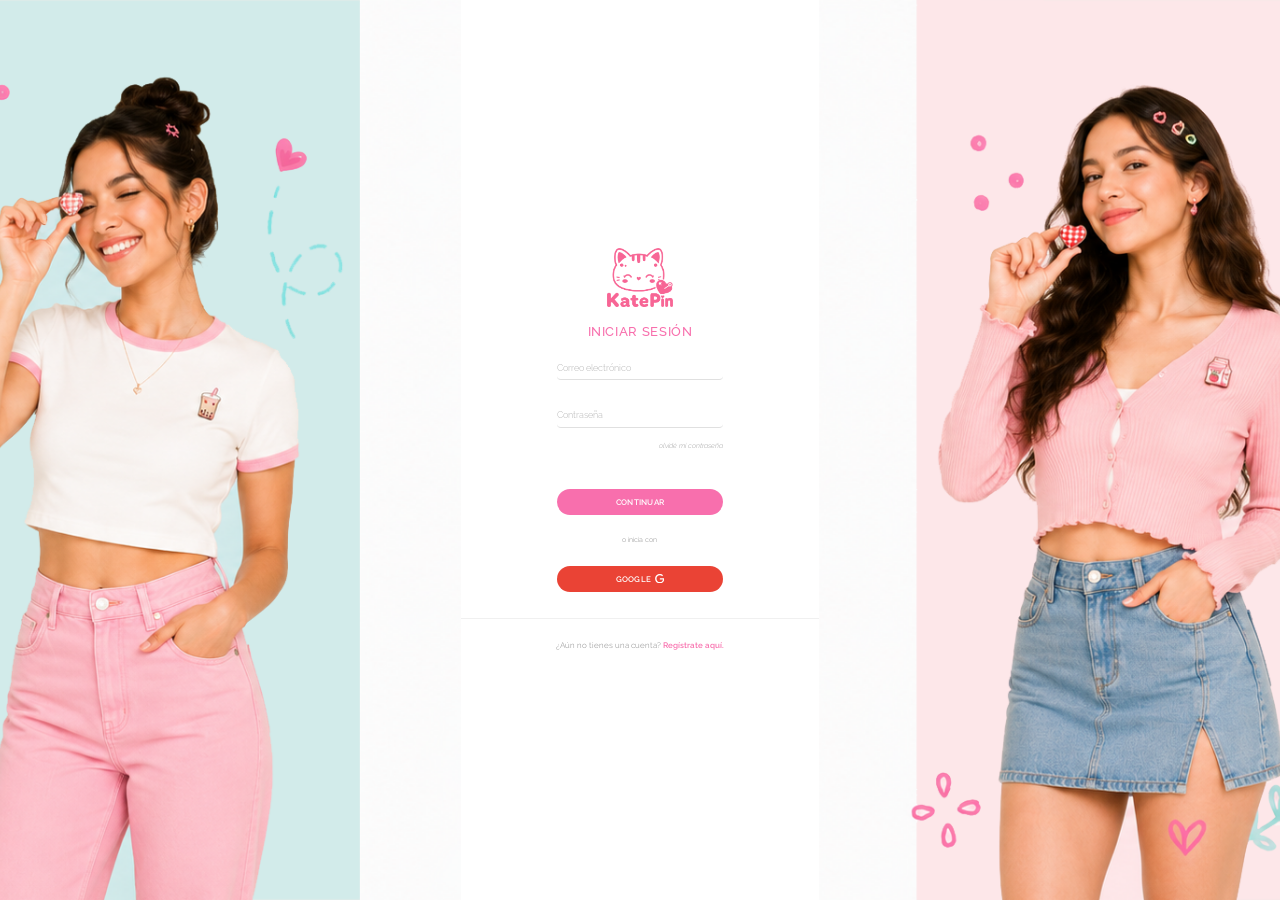
<file: login.html>
﻿<!DOCTYPE html>
<html lang="es" dir="ltr">
<head>
  <meta charset="UTF-8">
  <meta name="viewport" content="width=device-width, initial-scale=1.0">
  <title>Iniciar Sesión - KatePin</title>
  <link rel="preconnect" href="https://fonts.googleapis.com">
  <link rel="preconnect" href="https://fonts.gstatic.com" crossorigin>
  <link href="https://fonts.googleapis.com/css2?family=Delius+Swash+Caps&family=Raleway:wght@300;400;500;600;700&display=swap" rel="stylesheet">
  <link rel="stylesheet" href="styles.css">
  <link rel="stylesheet" href="registro.css">

  <link rel="icon" type="image/png" href="img/favicon.png?v=2">
</head>
<body class="registro-body login-body">

  <div class="registro-container login-container">
    <div class="registro-card login-card">
      <a href="index.html" class="registro-logo" aria-label="Volver al inicio">
        <img src="img/logo1.png?v=2" alt="KatePin Logo">
      </a>
      
      <h1 class="registro-title">INICIAR SESIÓN</h1>
      
      <!-- Ya no hay description aquí -->

      <form class="registro-form login-form" action="tienda.html">
        <div class="form-group">
          <input type="email" placeholder="Correo electrónico" required>
        </div>
        <div class="form-group" style="margin-bottom: 0.2vw;">
          <input type="password" placeholder="Contraseña" required>
        </div>
        <div class="forgot-password">
          <a href="#">olvidé mi contraseña</a>
        </div>

        <div class="login-buttons-stack">
          <button type="submit" class="btn-continuar">CONTINUAR</button>
          
          <div class="login-separator">o inicia con</div>
          
          <button type="button" class="btn-google">GOOGLE <svg width="14" height="14" viewBox="0 0 24 24" fill="currentColor"><path d="M12.48 10.92v3.28h7.84c-.24 1.84-.853 3.187-1.787 4.133-1.147 1.147-2.933 2.4-6.053 2.4-4.827 0-8.6-3.893-8.6-8.72s3.773-8.72 8.6-8.72c2.6 0 4.507 1.027 5.907 2.347l2.307-2.307C18.747 1.44 16.133 0 12.48 0 5.867 0 .307 5.387.307 12s5.56 12 12.173 12c3.573 0 6.267-1.173 8.373-3.36 2.16-2.16 2.84-5.213 2.84-7.667 0-.76-.053-1.467-.173-2.053H12.48z"/></svg></button>
        </div>
      </form>

      <div class="login-divider-line"></div>

      <div class="registro-footer">
        ¿Aún no tienes una cuenta? <a href="registro.html">Regístrate aquí.</a>
      </div>
    </div>
  </div>

</body>
</html>
</file>
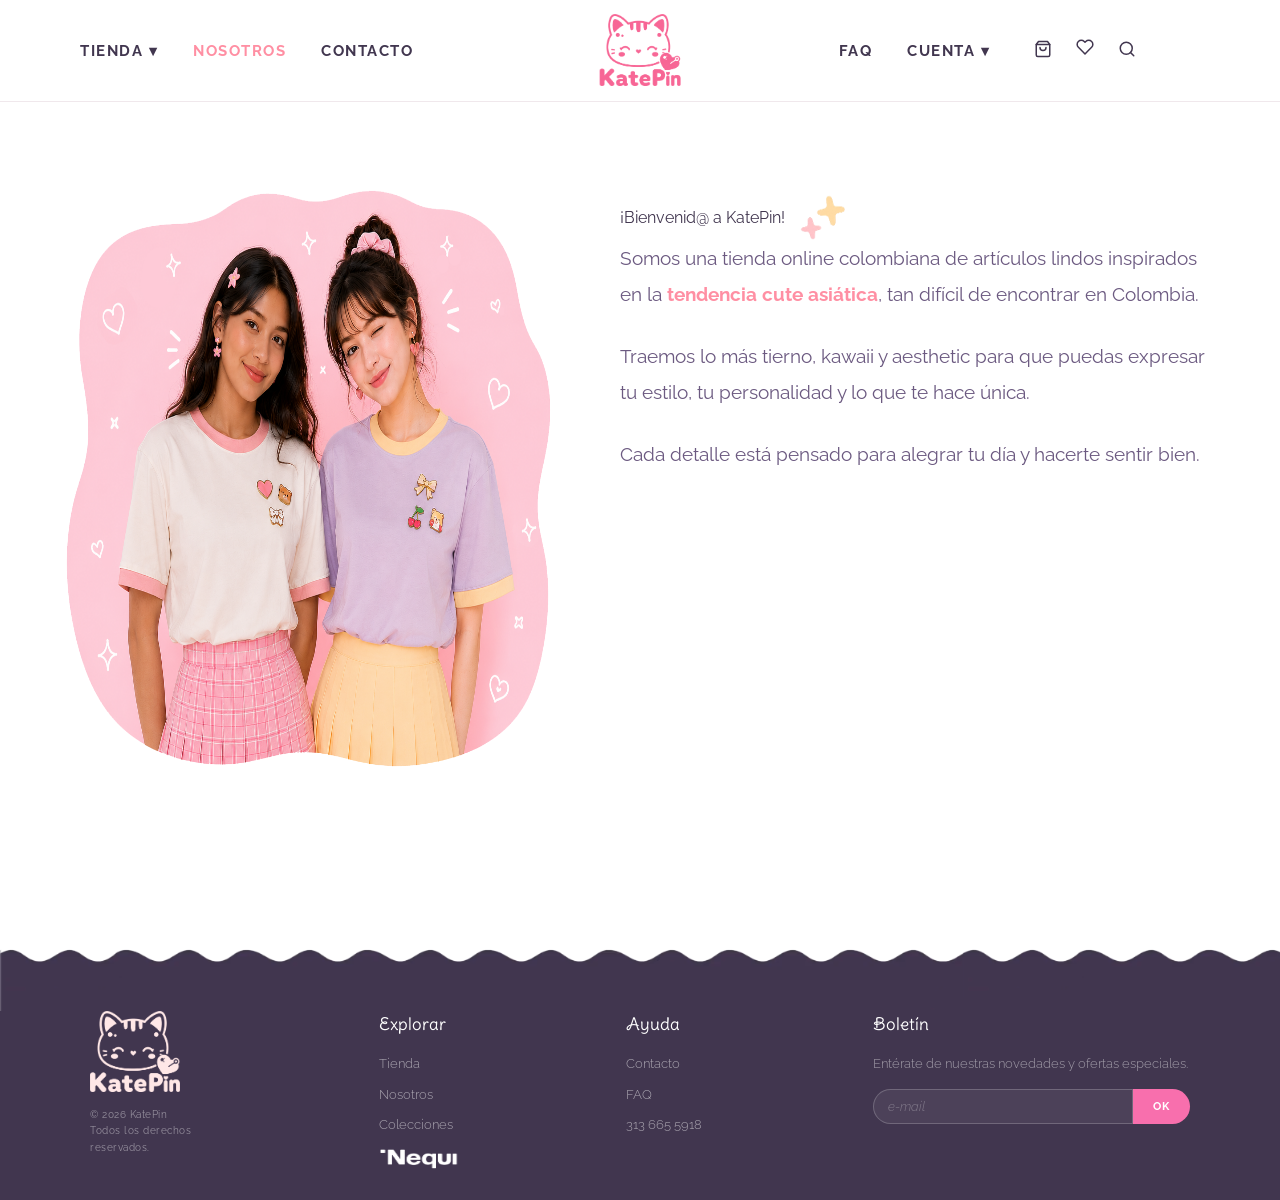
<file: nosotros.html>
<!DOCTYPE html>
<html lang="es-CO" dir="ltr">
<head>
  <meta charset="UTF-8">
  <meta name="viewport" content="width=device-width, initial-scale=1.0">
  <title>Sobre Nosotros | KatePin Colombia - Nuestra Historia Kawaii</title>
  <meta name="description" content="Conoce la historia detrás de KatePin. Somos tu tienda online en Colombia dedicada a traer lo mejor de la tendencia cute asiática, kawaii y aesthetic.">
  <meta name="keywords" content="sobre nosotros KatePin, historia KatePin, tienda kawaii Colombia, accesorios aesthetic">
  <meta name="robots" content="index, follow, max-image-preview:large">
  
  <link rel="canonical" href="https://www.katepin.com/nosotros.html">

  <meta property="og:title" content="Sobre Nosotros | KatePin Colombia - Nuestra Historia Kawaii">
  <meta property="og:description" content="Descubre cómo nació KatePin y nuestra pasión por traer la moda kawaii y aesthetic a toda Colombia.">
  <meta property="og:image" content="https://www.katepin.com/img/nosotras.png">
  <meta property="og:image:width" content="1200">
  <meta property="og:image:height" content="630">
  <meta property="og:image:alt" content="Equipo fundador de KatePin">
  <meta property="og:url" content="https://www.katepin.com/nosotros.html">
  <meta property="og:type" content="website">
  <meta property="og:locale" content="es_CO">
  <meta property="og:site_name" content="KatePin">

  <meta name="twitter:card" content="summary_large_image">
  <meta name="twitter:title" content="Sobre Nosotros | KatePin Colombia">
  <meta name="twitter:description" content="Conoce la historia detrás de tu tienda kawaii favorita en Colombia.">
  <meta name="twitter:image" content="https://www.katepin.com/img/nosotras.png">
  <meta name="twitter:image:alt" content="Equipo fundador de KatePin">
  <meta name="twitter:site" content="@katepin">

  <link rel="preload" href="img/nosotras.png" as="image">
  <link rel="preconnect" href="https://fonts.googleapis.com">
  <link rel="preconnect" href="https://fonts.gstatic.com" crossorigin>
  <link href="https://fonts.googleapis.com/css2?family=Delius+Swash+Caps&family=Raleway:wght@300;400;500;600;700&display=swap" rel="stylesheet">
  <link rel="stylesheet" href="styles.css">
  <style>
    :root {
      --kp-pink: #ff8fa3;
      --kp-soft-pink: #fff0f3;
      --kp-text: #6c5a81;
    }

    body {
      background: #fff;
      font-family: 'Raleway', sans-serif;
    }

    .nosotros-hero {
      padding: 180px 20px 120px; /* Bajado más el contenido principal */
      max-width: 1200px;
      margin: 0 auto;
      display: grid;
      grid-template-columns: 1fr 1.2fr;
      gap: 60px;
      align-items: start;
    }

    .nosotros-left {
      width: 100%;
    }

    .nosotros-img-container {
      width: 100%;
      overflow: visible;
    }

    .nosotros-img-container img {
      width: 100%;
      display: block;
    }

    .nosotros-right {
      display: flex;
      flex-direction: column;
      gap: 30px;
      padding-top: 15px;
    }

    .nosotros-header h1 {
      font-family: 'Delius Swash Caps', cursive;
      font-size: 3.8rem;
      color: var(--kp-pink);
      line-height: 1.1;
      margin-bottom: 30px;
      display: flex;
      align-items: center;
      gap: 15px;
    }

    .header-deco {
      width: 45px;
      height: auto;
    }

    .nosotros-intro-text {
      font-size: 1.2rem;
      line-height: 1.9;
      color: var(--kp-text);
    }

    .nosotros-intro-text p {
      margin-bottom: 25px;
    }

    .nosotros-intro-text .highlight {
      color: var(--kp-pink);
      font-weight: 700;
    }

    @media (max-width: 968px) {
      .nosotros-hero {
        grid-template-columns: 1fr;
        padding-top: 140px;
        text-align: center;
      }
      .nosotros-header h1 { 
        font-size: 3rem; 
        justify-content: center;
      }
      .nosotros-img-container {
        max-width: 500px;
        margin: 0 auto;
      }
    }
  </style>

  <link rel="icon" type="image/png" href="img/favicon.png?v=2">
</head>
<body>

  <!-- HEADER -->
  <header class="header" role="banner">
    <div class="header-inner">
      <nav aria-label="Navegación principal">
      <ul class="nav-left" role="menubar">
        <li role="none" class="has-dropdown">
          <a href="tienda.html" role="menuitem">Tienda ▾</a>
          <ul class="dropdown-menu" role="menu">
            <li role="none" class="has-submenu">
              <a href="#" role="menuitem">Ropa ▸</a>
              <ul class="dropdown-submenu" role="menu">
                <li role="none"><a href="tienda.html#ropa-vestidos" role="menuitem">Vestidos</a></li>
                <li role="none"><a href="tienda.html#ropa-chaquetas" role="menuitem">Chaquetas</a></li>
                <li role="none"><a href="tienda.html#ropa-blusas" role="menuitem">Blusas</a></li>
                <li role="none"><a href="tienda.html#ropa-pantalones" role="menuitem">Pantalones</a></li>
                <li role="none"><a href="tienda.html#ropa-faldas" role="menuitem">Faldas</a></li>
              </ul>
            </li>
            <li role="none" class="has-submenu">
              <a href="#" role="menuitem">Accesorios ▸</a>
              <ul class="dropdown-submenu" role="menu">
                <li role="none"><a href="tienda.html#accesorios-pines" role="menuitem">Pines</a></li>
              </ul>
            </li>
            <li role="none" class="has-submenu">
              <a href="#" role="menuitem">Zapatos ▸</a>
              <ul class="dropdown-submenu" role="menu">
                <li role="none"><a href="tienda.html#zapatos-sandalias" role="menuitem">Sandalias</a></li>
                <li role="none"><a href="tienda.html#zapatos-botas" role="menuitem">Botas</a></li>
                <li role="none"><a href="tienda.html#zapatos-tenis" role="menuitem">Tenis</a></li>
              </ul>
            </li>
          </ul>
        </li>
        <li role="none"><a href="nosotros.html" role="menuitem" style="color:var(--kp-pink);">Nosotros</a></li>
        <li role="none"><a href="contacto.html" role="menuitem">Contacto</a></li>
      </ul>
      </nav>
      <a href="index.html" class="logo" aria-label="KatePin - Inicio">
        <img src="img/logo1.png" alt="KatePin" class="logo-img" width="160" height="50">
      </a>
      <div class="nav-right-group">
        <ul class="nav-right" role="menubar">
          <li role="none"><a href="faq.html" role="menuitem">FAQ</a></li>
          <li role="none" class="has-dropdown">
            <a href="#" role="menuitem">Cuenta ▾</a>
            <ul class="dropdown-menu" role="menu">
              <li role="none"><a href="login.html" role="menuitem">Iniciar sesión</a></li>
              <li role="none"><a href="registro.html" role="menuitem">Registrarme</a></li>
              <li role="none"><a href="#" role="menuitem">Mensajes</a></li>
              <li role="none"><a href="#" role="menuitem">Mis pedidos</a></li>
            </ul>
          </li>
        </ul>
        <div class="header-icons">
          <button class="icon-btn" id="cart-btn" aria-label="Carrito"><svg width="18" height="18" viewBox="0 0 24 24" fill="none" stroke="currentColor" stroke-width="2" stroke-linecap="round" stroke-linejoin="round"><path d="M6 2L3 6v14a2 2 0 002 2h14a2 2 0 002-2V6l-3-4z"/><line x1="3" y1="6" x2="21" y2="6"/><path d="M16 10a4 4 0 01-8 0"/></svg><span class="cart-count" id="cart-count" style="display:none">0</span></button>
          <a href="deseos.html" id="wishlist-btn" aria-label="Lista de deseos"><svg width="18" height="18" viewBox="0 0 24 24" fill="none" stroke="currentColor" stroke-width="2" stroke-linecap="round" stroke-linejoin="round"><path d="M20.84 4.61a5.5 5.5 0 00-7.78 0L12 5.67l-1.06-1.06a5.5 5.5 0 00-7.78 7.78l1.06 1.06L12 21.23l7.78-7.78 1.06-1.06a5.5 5.5 0 000-7.78z"/></svg></a>
          <button class="icon-btn" aria-label="Buscar"><svg width="18" height="18" viewBox="0 0 24 24" fill="none" stroke="currentColor" stroke-width="2" stroke-linecap="round" stroke-linejoin="round"><circle cx="11" cy="11" r="8"/><line x1="21" y1="21" x2="16.65" y2="16.65"/></svg></button>
        </div>
      </div>
      <button class="menu-toggle" id="menu-toggle" aria-label="Menú">☰</button>
    </div>
    <nav class="mobile-nav" id="mobile-nav" aria-label="Navegación móvil">
      <a href="tienda.html">Tienda</a>
      <a href="nosotros.html">Nosotros</a>
      <a href="contacto.html">Contacto</a>
      <a href="faq.html">FAQ</a>
    </nav>
  </header>

  <main class="nosotros-hero">
    <!-- LEFT: Image -->
    <div class="nosotros-left">
      <div class="nosotros-img-container">
        <img src="img/nosotras.png" alt="Fundadoras de KatePin - Tienda de moda y accesorios kawaii en Colombia" width="600" height="600">
      </div>
    </div>

    <!-- RIGHT: Content -->
    <div class="nosotros-right">
      <div class="nosotros-header">
        <h1 style="margin:0; font-size:inherit; font-weight:inherit; font-family:inherit; color:inherit; display:flex; align-items:center; gap:15px;">
          ¡Bienvenid@ a KatePin!
          <img src="img/cruz1.png" alt="Icono decorativo" class="header-deco" width="45" height="45">
        </h1>
        <div class="nosotros-intro-text">
          <p>Somos una tienda online colombiana de artículos lindos inspirados en la <span class="highlight">tendencia cute asiática</span>, tan difícil de encontrar en Colombia.</p>
          <p>Traemos lo más tierno, kawaii y aesthetic para que puedas expresar tu estilo, tu personalidad y lo que te hace única.</p>
          <p>Cada detalle está pensado para alegrar tu día y hacerte sentir bien.</p>
        </div>
      </div>
    </div>
  </main>

  <!-- FOOTER -->
  <footer class="footer" role="contentinfo">
    <div class="footer-wave">
      <img src="img/footer.png" alt="" aria-hidden="true" class="footer-wave-img" loading="lazy">
    </div>
    <div class="footer-content">
      <div class="footer-inner">
        <div class="footer-brand">
          <p><img src="img/logo1.png" alt="KatePin — Tienda Kawaii Colombia" class="footer-logo-img" width="160" height="50"></p>
          <p class="footer-copy-text">&copy; 2026 KatePin<br>Todos los derechos<br>reservados.</p>
        </div>
        <div class="footer-col">
          <h4>Explorar</h4>
          <a href="tienda.html">Tienda</a>
          <a href="nosotros.html">Nosotros</a>
          <a href="colecciones.html">Colecciones</a>
          <img src="img/nequi.png" alt="Pago con Nequi disponible en KatePin" width="80" height="30" loading="lazy" style="height:22px; margin-top:12px; filter:brightness(0) invert(1);">
        </div>
        <div class="footer-col">
          <h4>Ayuda</h4>
          <a href="contacto.html">Contacto</a>
          <a href="faq.html">FAQ</a>
          <a href="tel:+573136655918">313 665 5918</a>
        </div>
        <div class="footer-col">
          <h4>Boletín</h4>
          <p class="footer-boletin-desc">Entérate de nuestras novedades y ofertas especiales.</p>
          <form class="newsletter-input" id="newsletter-form">
            <input type="email" placeholder="e-mail" required aria-label="Correo electrónico para boletín">
            <button type="submit">OK</button>
          </form>
        </div>
      </div>
    </div>
  </footer>

  <script src="app.js"></script>
  <script type="application/ld+json">
  {
    "@context": "https://schema.org",
    "@type": "AboutPage",
    "name": "Sobre Nosotros | KatePin",
    "description": "Conoce la historia detrás de KatePin. Somos tu tienda online en Colombia dedicada a traer lo mejor de la tendencia cute asiática, kawaii y aesthetic.",
    "url": "https://www.katepin.com/nosotros.html",
    "publisher": {
      "@type": "Organization",
      "name": "KatePin",
      "logo": "https://www.katepin.com/img/logo1.png"
    }
  }
  </script>
</body>
</html>
</file>
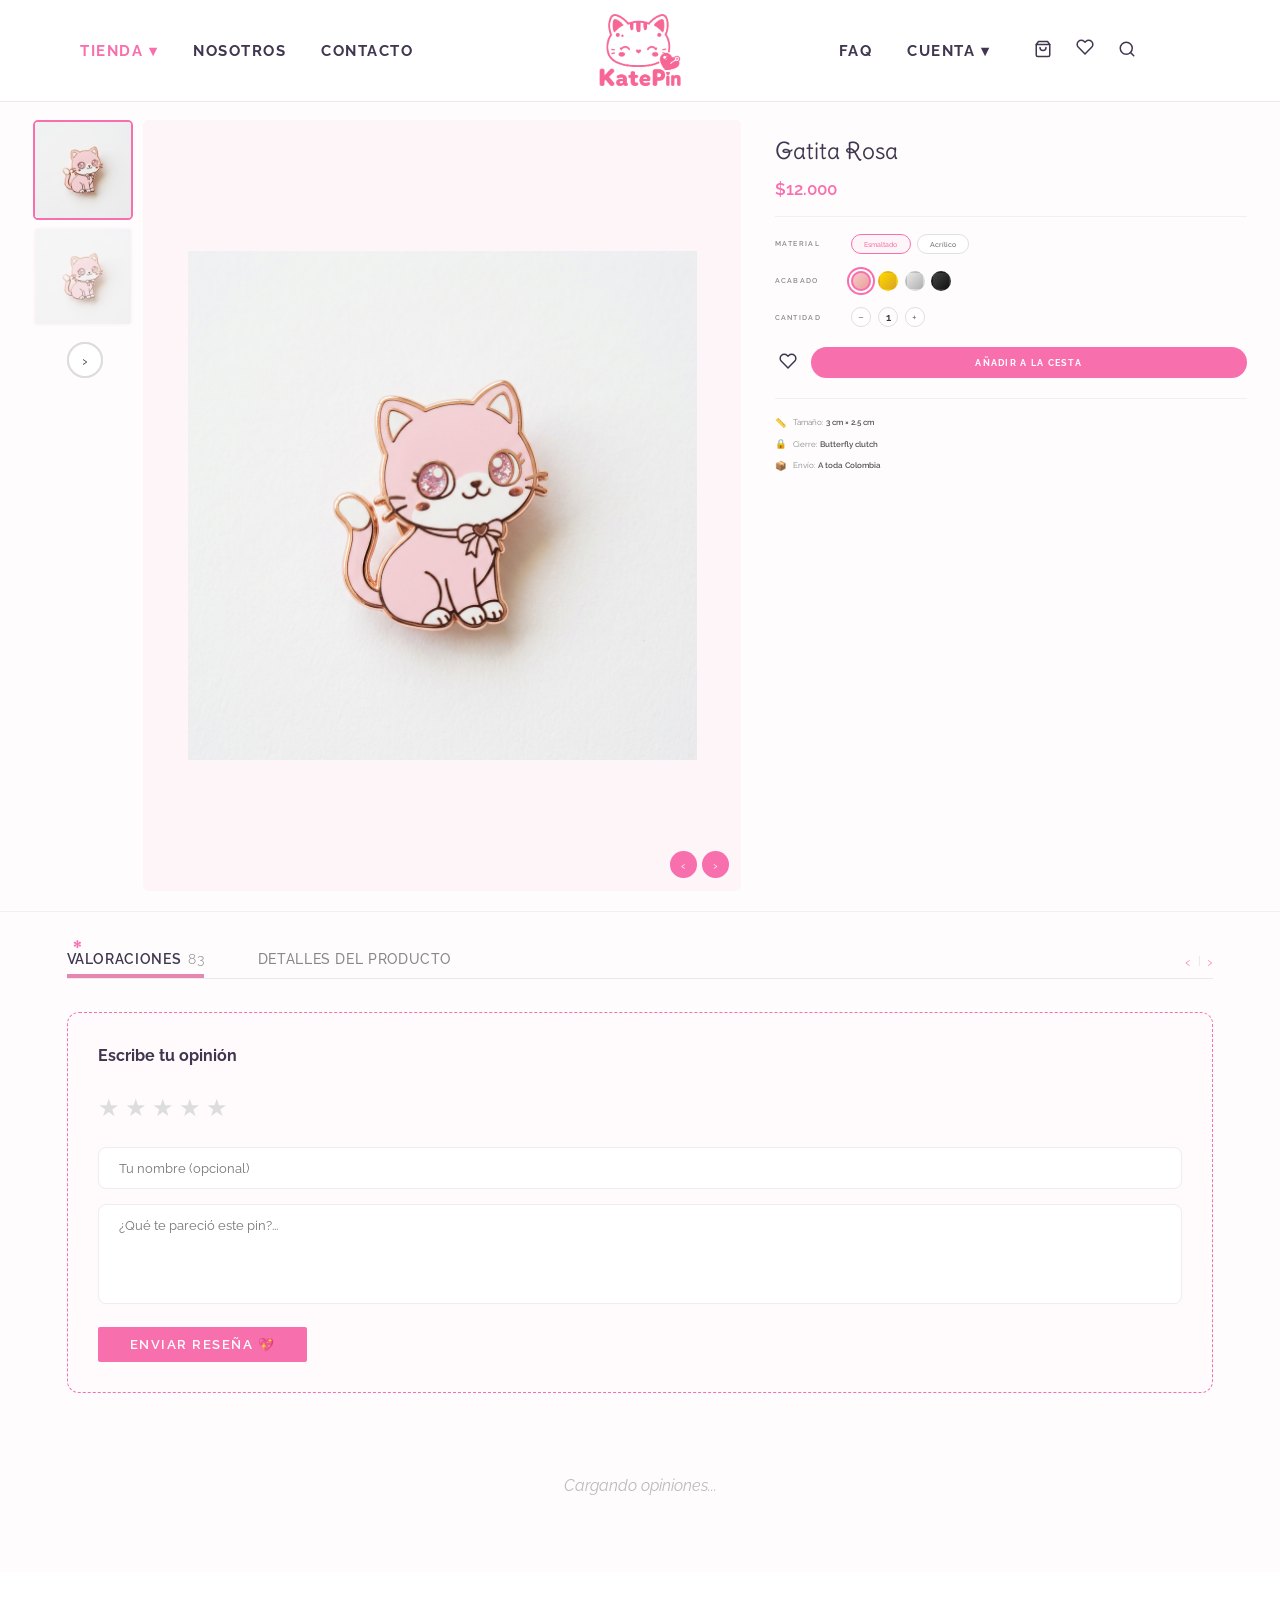
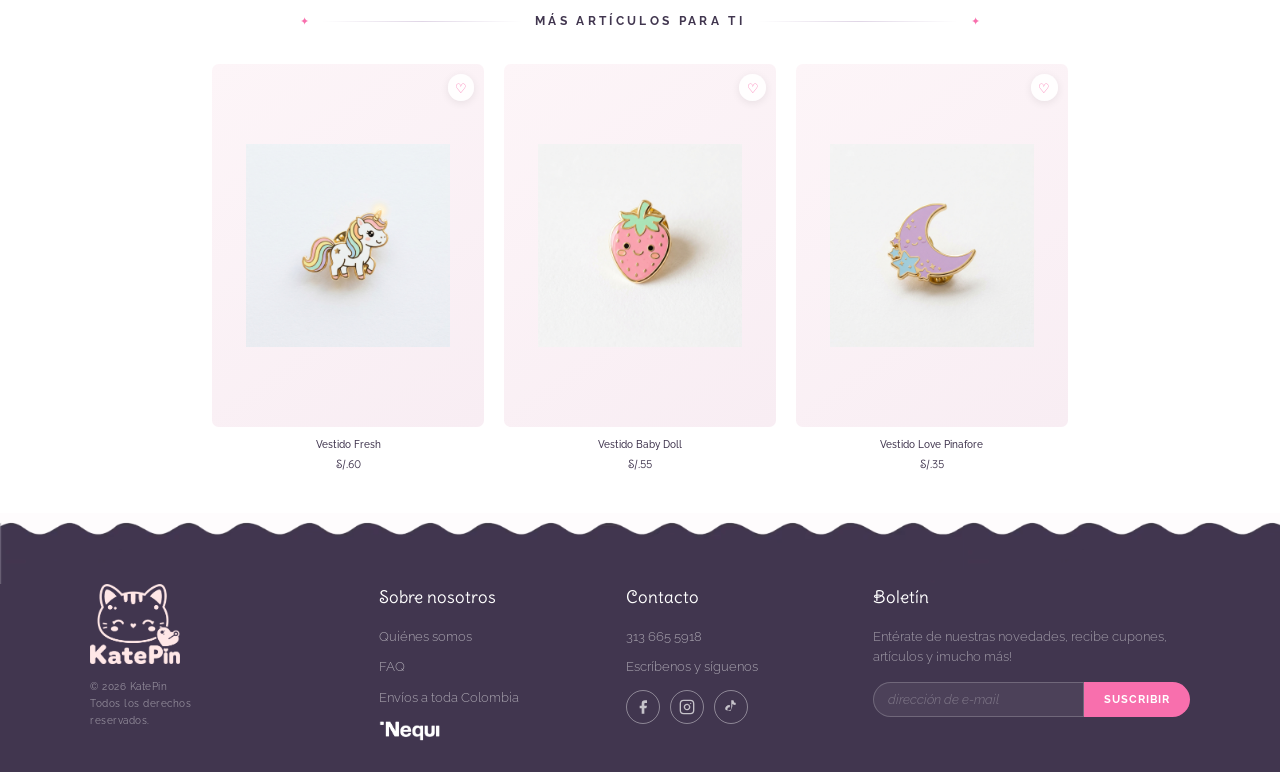
<file: producto.html>
﻿<!DOCTYPE html>
<html lang="es" dir="ltr">
<head>
  <meta charset="UTF-8">
  <meta name="viewport" content="width=device-width, initial-scale=1.0">
  <title>Detalle del Pin - KatePin</title>
  <link rel="preconnect" href="https://fonts.googleapis.com">
  <link rel="preconnect" href="https://fonts.gstatic.com" crossorigin>
  <link href="https://fonts.googleapis.com/css2?family=Delius+Swash+Caps&family=Raleway:wght@300;400;500;600;700&display=swap" rel="stylesheet">
  <link rel="stylesheet" href="styles.css">
  <link rel="stylesheet" href="producto.css">

  <link rel="icon" type="image/png" href="img/favicon.png?v=2">
</head>
<body>

  <!-- HEADER -->
  <header class="header" role="banner">
    <div class="header-inner">
      <ul class="nav-left" role="menubar">
        <li role="none" class="has-dropdown">
          <a href="tienda.html" role="menuitem" style="color:var(--hot-pink);">Tienda ▾</a>
          <ul class="dropdown-menu" role="menu">
            <li role="none" class="has-submenu">
              <a href="#" role="menuitem">Ropa ▸</a>
              <ul class="dropdown-submenu" role="menu">
                <li role="none"><a href="tienda.html#ropa-vestidos" role="menuitem">Vestidos</a></li>
                <li role="none"><a href="tienda.html#ropa-chaquetas" role="menuitem">Chaquetas</a></li>
                <li role="none"><a href="tienda.html#ropa-blusas" role="menuitem">Blusas</a></li>
                <li role="none"><a href="tienda.html#ropa-pantalones" role="menuitem">Pantalones</a></li>
                <li role="none"><a href="tienda.html#ropa-faldas" role="menuitem">Faldas</a></li>
              </ul>
            </li>
            <li role="none" class="has-submenu">
              <a href="#" role="menuitem">Accesorios ▸</a>
              <ul class="dropdown-submenu" role="menu">
                <li role="none"><a href="tienda.html#accesorios-pines" role="menuitem">Pines</a></li>
              </ul>
            </li>
            <li role="none" class="has-submenu">
              <a href="#" role="menuitem">Zapatos ▸</a>
              <ul class="dropdown-submenu" role="menu">
                <li role="none"><a href="tienda.html#zapatos-sandalias" role="menuitem">Sandalias</a></li>
                <li role="none"><a href="tienda.html#zapatos-botas" role="menuitem">Botas</a></li>
                <li role="none"><a href="tienda.html#zapatos-tenis" role="menuitem">Tenis</a></li>
              </ul>
            </li>
          </ul>
        </li>
        <li role="none"><a href="nosotros.html" role="menuitem">Nosotros</a></li>
        <li role="none"><a href="contacto.html" role="menuitem">Contacto</a></li>
      </ul>
      <a href="index.html" class="logo" aria-label="KatePin - Inicio">
        <img src="img/logo1.png" alt="KatePin" class="logo-img">
      </a>
      <div class="nav-right-group">
        <ul class="nav-right" role="menubar">
          <li role="none"><a href="faq.html" role="menuitem">FAQ</a></li>
          <li role="none" class="has-dropdown">
            <a href="#" role="menuitem">Cuenta ▾</a>
            <ul class="dropdown-menu" role="menu">
              <li role="none"><a href="login.html" role="menuitem">Iniciar sesión</a></li>
              <li role="none"><a href="registro.html" role="menuitem">Registrarme</a></li>
              <li role="none"><a href="#" role="menuitem">Mensajes</a></li>
              <li role="none"><a href="#" role="menuitem">Mis pedidos</a></li>
            </ul>
          </li>
        </ul>
        <div class="header-icons">
          <button class="icon-btn" id="cart-btn" aria-label="Carrito"><svg width="18" height="18" viewBox="0 0 24 24" fill="none" stroke="currentColor" stroke-width="2" stroke-linecap="round" stroke-linejoin="round"><path d="M6 2L3 6v14a2 2 0 002 2h14a2 2 0 002-2V6l-3-4z"/><line x1="3" y1="6" x2="21" y2="6"/><path d="M16 10a4 4 0 01-8 0"/></svg><span class="cart-count" id="cart-count" style="display:none">0</span></button>
          <a href="deseos.html" id="wishlist-btn" aria-label="Lista de deseos"><svg width="18" height="18" viewBox="0 0 24 24" fill="none" stroke="currentColor" stroke-width="2" stroke-linecap="round" stroke-linejoin="round"><path d="M20.84 4.61a5.5 5.5 0 00-7.78 0L12 5.67l-1.06-1.06a5.5 5.5 0 00-7.78 7.78l1.06 1.06L12 21.23l7.78-7.78 1.06-1.06a5.5 5.5 0 000-7.78z"/></svg></a>
          <button class="icon-btn" aria-label="Buscar"><svg width="18" height="18" viewBox="0 0 24 24" fill="none" stroke="currentColor" stroke-width="2" stroke-linecap="round" stroke-linejoin="round"><circle cx="11" cy="11" r="8"/><line x1="21" y1="21" x2="16.65" y2="16.65"/></svg></button>
        </div>
      </div>
      <button class="menu-toggle" id="menu-toggle" aria-label="Menú">☰</button>
    </div>
    <nav class="mobile-nav" id="mobile-nav">
      <a href="tienda.html">Tienda</a>
      <a href="nosotros.html">Nosotros</a>
      <a href="contacto.html">Contacto</a>
      <a href="faq.html">FAQ</a>
    </nav>
  </header>

  <!-- BREADCRUMB -->
  <div class="producto-breadcrumb">
    <div class="breadcrumb-links">
      <a href="index.html">Home</a> &gt;
      <a href="tienda.html">Pines</a> &gt;
      <span id="breadcrumb-cat">Animales</span> &gt;
      <strong id="breadcrumb-name">Gatita Rosa</strong>
    </div>
    <div class="producto-nav-arrows">
      <a href="#" id="prev-link">&lsaquo; anterior artículo</a> <span class="divider">|</span> <a href="#" id="next-link">siguiente artículo &rsaquo;</a>
    </div>
  </div>

  <!-- PRODUCT DETAIL -->
  <main class="producto-main">
    <!-- LEFT: Images -->
    <div class="producto-gallery">
      <div class="gallery-thumb" id="gallery-thumb">
        <img src="img/pin-cat-pink.png" alt="Vista 1" class="thumb active" onclick="setMainImage(this.src)">
        <img src="img/pin-cat-pink.png" alt="Vista 2" class="thumb" onclick="setMainImage(this.src)">
      </div>
      <div class="gallery-main">
        <img src="img/pin-cat-pink.png" alt="Gatita Rosa" id="main-product-img">
        <div class="gallery-arrows">
          <button class="gallery-arrow" onclick="prevImage()">&lsaquo;</button>
          <button class="gallery-arrow" onclick="nextImage()">&rsaquo;</button>
        </div>
      </div>
    </div>

    <!-- RIGHT: Product Info -->
    <div class="producto-info">
      <h1 class="producto-name" id="producto-name">Gatita Rosa</h1>
      <div class="producto-price" id="producto-price">$12.000</div>

      <div class="producto-divider"></div>

      <!-- MATERIAL -->
      <div class="producto-option">
        <span class="option-label">MATERIAL</span>
        <div class="option-values" id="material-options">
          <button class="material-btn active" data-value="esmaltado">Esmaltado</button>
          <button class="material-btn" data-value="acrílico">Acrílico</button>
        </div>
      </div>

      <!-- ACABADO -->
      <div class="producto-option">
        <span class="option-label">ACABADO</span>
        <div class="option-values" id="acabado-options">
          <button class="acabado-swatch active" data-value="oro-rosa" style="background: linear-gradient(135deg, #f7cac9, #e8a09a);" title="Oro Rosa"></button>
          <button class="acabado-swatch" data-value="oro" style="background: linear-gradient(135deg, #ffd700, #daa520);" title="Oro"></button>
          <button class="acabado-swatch" data-value="plata" style="background: linear-gradient(135deg, #e8e8e8, #b0b0b0);" title="Plata"></button>
          <button class="acabado-swatch" data-value="negro" style="background: linear-gradient(135deg, #444, #111);" title="Negro"></button>
        </div>
      </div>

      <!-- CANTIDAD -->
      <div class="producto-option">
        <span class="option-label">CANTIDAD</span>
        <div class="cantidad-control">
          <button class="qty-btn" onclick="changeQty(-1)">−</button>
          <span class="qty-display" id="qty-display">1</span>
          <button class="qty-btn" onclick="changeQty(1)">+</button>
        </div>
      </div>

      <!-- BOTONES -->
      <div class="producto-actions">
        <a href="deseos.html" class="icon-btn" aria-label="Favoritos"><svg width="18" height="18" viewBox="0 0 24 24" fill="none" stroke="currentColor" stroke-width="2" stroke-linecap="round" stroke-linejoin="round"><path d="M20.84 4.61a5.5 5.5 0 00-7.78 0L12 5.67l-1.06-1.06a5.5 5.5 0 00-7.78 7.78l1.06 1.06L12 21.23l7.78-7.78 1.06-1.06a5.5 5.5 0 000-7.78z"/></svg></a>
        <button class="btn-add-cart" id="btn-add-cart">AÑADIR A LA CESTA</button>
      </div>

      <!-- DETALLES -->
      <div class="producto-details">
        <div class="detail-row">
          <span class="detail-icon">📏</span>
          <span>Tamaño: <strong>3 cm × 2.5 cm</strong></span>
        </div>
        <div class="detail-row">
          <span class="detail-icon">🔒</span>
          <span>Cierre: <strong>Butterfly clutch</strong></span>
        </div>
        <div class="detail-row">
          <span class="detail-icon">📦</span>
          <span>Envío: <strong>A toda Colombia</strong></span>
        </div>
      </div>
    </div>
  </main>

  <!-- SECCIÓN DE VALORACIONES Y DETALLES -->
  <section class="producto-tabs-section">
    <div class="tabs-header">
      <div class="tabs-buttons">
        <button class="tab-btn active" data-target="valoraciones">VALORACIONES <span class="tab-count">83</span></button>
        <button class="tab-btn" data-target="detalles">DETALLES DEL PRODUCTO</button>
      </div>
      <div class="tabs-nav">
        <button class="tab-nav-btn">&lsaquo;</button>
        <span class="divider">|</span>
        <button class="tab-nav-btn">&rsaquo;</button>
      </div>
    </div>

    <div class="tab-content active" id="valoraciones">
      <!-- FORMULARIO DE RESEÑA -->
      <div class="review-form-container fade-up">
        <h4>Escribe tu opinión</h4>
        <form id="review-form" class="review-form">
          <div class="star-rating" id="star-rating">
            <span class="star" data-val="1">★</span>
            <span class="star" data-val="2">★</span>
            <span class="star" data-val="3">★</span>
            <span class="star" data-val="4">★</span>
            <span class="star" data-val="5">★</span>
          </div>
          <input type="text" id="review-user" placeholder="Tu nombre (opcional)" aria-label="Nombre">
          <textarea id="review-text" placeholder="¿Qué te pareció este pin?..." required aria-label="Comentario"></textarea>
          <button type="submit" class="btn-pink">Enviar reseña 💖</button>
        </form>
      </div>

      <!-- LISTA DE RESEÑAS -->
      <div class="reviews-list" id="reviews-list">
        <!-- Las reseñas se cargarán dinámicamente desde app.js -->
        <p class="no-reviews">Cargando opiniones...</p>
      </div>
    </div>

    <div class="tab-content" id="detalles">
      <div class="detalles-placeholder">
        <p>Aquí se muestran los detalles del producto.</p>
      </div>
    </div>
  </section>

  <!-- SECCIÓN MÁS ARTÍCULOS PARA TI -->
  <section class="more-items-section">
    <div class="section-title-container">
      <span class="decor-diamond">✦</span>
      <div class="title-line"></div>
      <h2 class="section-title">MÁS ARTÍCULOS PARA TI</h2>
      <div class="title-line"></div>
      <span class="decor-diamond">✦</span>
    </div>

    <div class="carousel-container">
      <button class="carousel-arrow prev">&lsaquo;</button>
      <div class="carousel-track-wrapper">
        <div class="carousel-track">
          <!-- Item 1 -->
          <div class="carousel-item">
            <div class="item-img-wrapper">
              <img src="img/pin-unicorn.png" alt="Vestido Fresh">
              <button class="item-heart">♡</button>
            </div>
            <h3 class="item-name">Vestido Fresh</h3>
            <p class="item-price">S/.60</p>
          </div>
          <!-- Item 2 -->
          <div class="carousel-item">
            <div class="item-img-wrapper">
              <img src="img/pin-strawberry.png" alt="Vestido Baby Doll">
              <button class="item-heart">♡</button>
            </div>
            <h3 class="item-name">Vestido Baby Doll</h3>
            <p class="item-price">S/.55</p>
          </div>
          <!-- Item 3 -->
          <div class="carousel-item">
            <div class="item-img-wrapper">
              <img src="img/pin-moon-star.png" alt="Vestido Love Pinafore">
              <button class="item-heart">♡</button>
            </div>
            <h3 class="item-name">Vestido Love Pinafore</h3>
            <p class="item-price">S/.35</p>
          </div>
        </div>
      </div>
      <button class="carousel-arrow next">&rsaquo;</button>
    </div>
  </section>

  <!-- FOOTER -->
  <footer class="footer" role="contentinfo">
    <div class="footer-wave">
      <img src="img/footer.png" alt="" aria-hidden="true" class="footer-wave-img">
    </div>
    <div class="footer-content">
      <div class="footer-inner">
        <div class="footer-brand">
          <img src="img/logo1.png" alt="KatePin" class="footer-logo-img">
          <p class="footer-copy-text">&copy; 2026 KatePin<br>Todos los derechos<br>reservados.</p>
        </div>
        <div class="footer-col">
          <h4>Sobre nosotros</h4>
          <a href="nosotros.html">Quiénes somos</a>
          <a href="faq.html">FAQ</a>
          <a href="#">Envíos a toda Colombia</a>
          <img src="img/nequi.png" alt="Nequi" style="height:22px; margin-top:12px; filter:brightness(0) invert(1);">
        </div>
        <div class="footer-col">
          <h4>Contacto</h4>
          <a href="tel:+573136655918">313 665 5918</a>
          <a href="#">Escríbenos y síguenos</a>
          <div class="footer-social">
            <a href="https://facebook.com/katepin" target="_blank" rel="noopener" aria-label="Facebook">
              <svg width="16" height="16" viewBox="0 0 24 24" fill="currentColor"><path d="M18 2h-3a5 5 0 00-5 5v3H7v4h3v8h4v-8h3l1-4h-4V7a1 1 0 011-1h3z"/></svg>
            </a>
            <a href="https://instagram.com/katepin" target="_blank" rel="noopener" aria-label="Instagram">
              <svg width="16" height="16" viewBox="0 0 24 24" fill="none" stroke="currentColor" stroke-width="2" stroke-linecap="round" stroke-linejoin="round"><rect x="2" y="2" width="20" height="20" rx="5"/><path d="M16 11.37A4 4 0 1112.63 8 4 4 0 0116 11.37z"/><line x1="17.5" y1="6.5" x2="17.51" y2="6.5"/></svg>
            </a>
            <a href="https://tiktok.com/@katepin" target="_blank" rel="noopener" aria-label="TikTok">
              <svg width="16" height="16" viewBox="0 0 24 24" fill="currentColor"><path d="M19.59 6.69a4.83 4.83 0 01-3.77-4.25V2h-3.45v13.67a2.89 2.89 0 01-2.88 2.5 2.89 2.89 0 01-2.89-2.89 2.89 2.89 0 012.89-2.89c.28 0 .54.04.79.11V9a6.33 6.33 0 00-.79-.05A6.34 6.34 0 003.15 15.3a6.34 6.34 0 0010.86-4.43V7.56a8.28 8.28 0 004.86 1.57V5.68a4.84 4.84 0 01-.72-.05l-.56.06z"/></svg>
            </a>
          </div>
        </div>
        <div class="footer-col">
          <h4>Boletín</h4>
          <p class="footer-boletin-desc">Entérate de nuestras novedades, recibe cupones, artículos y ¡mucho más!</p>
          <form class="newsletter-input" id="newsletter-form">
            <input type="email" placeholder="dirección de e-mail" required aria-label="Email">
            <button type="submit">Suscribir</button>
          </form>
        </div>
      </div>
    </div>
  </footer>

  <!-- SCRIPTS -->
  <script src="app.js?v=3"></script>
  <script>
    /* Pin Data (shared with tienda.js) */
    const ALL_PINS = [
      {id:"gatita-rosa",name:"Gatita Rosa",price:12000,img:"img/pin-cat-pink.png",cat:"animales",col:"san-valentin",badge:"hot",color:"rosa",material:"oro-rosa"},
      {id:"unicornio-arcoiris",name:"Unicornio Arcoíris",price:14000,img:"img/pin-unicorn.png",cat:"fantasia",col:"verano",badge:"new",color:"lila",material:"oro"},
      {id:"fresita-feliz",name:"Fresita Feliz",price:10000,img:"img/pin-strawberry.png",cat:"comida",col:"verano",badge:"sale",color:"coral",material:"oro"},
      {id:"luna-y-estrellas",name:"Luna y Estrellas",price:13000,img:"img/pin-moon-star.png",cat:"fantasia",col:"halloween",badge:"new",color:"lila",material:"plata"},
      {id:"conejita-tierna",name:"Conejita Tierna",price:11000,img:"img/pin-bunny.png",cat:"animales",col:"san-valentin",badge:"hot",color:"blanco",material:"oro"},
      {id:"sakura-bloom",name:"Sakura Bloom",price:12000,img:"img/pin-cherry-blossom.png",cat:"flores",col:"navidad",badge:"new",color:"rosa",material:"oro-rosa"},
      {id:"corazon-alado",name:"Corazón Alado",price:15000,img:"img/pin-heart-wings.png",cat:"fantasia",col:"san-valentin",badge:"new",color:"rosa",material:"oro"},
      {id:"nube-arcoiris",name:"Nube Arcoíris",price:11000,img:"img/pin-cloud-rainbow.png",cat:"fantasia",col:"verano",badge:"sale",color:"azul",material:"plata"},
      {id:"gatita-rosa-mini",name:"Gatita Rosa Mini",price:9000,img:"img/pin-cat-pink.png",cat:"animales",col:"san-valentin",badge:null,color:"rosa",material:"plata"},
      {id:"unicornio-dorado",name:"Unicornio Dorado",price:16000,img:"img/pin-unicorn.png",cat:"fantasia",col:"navidad",badge:"hot",color:"dorado",material:"oro"},
      {id:"sakura-dorada",name:"Sakura Dorada",price:13000,img:"img/pin-cherry-blossom.png",cat:"flores",col:"navidad",badge:null,color:"rosa",material:"oro"},
      {id:"mariposa-monarca",name:"Mariposa Monarca",price:12000,img:"img/pinmariposa.png",cat:"animales",col:"verano",badge:"new",color:"coral",material:"oro"},
      {id:"mariposa-turquesa",name:"Mariposa Turquesa",price:13000,img:"img/pinmariposa2.png",cat:"animales",col:"verano",badge:null,color:"azul",material:"plata"},
      {id:"mariposa-nocturna",name:"Mariposa Nocturna",price:14000,img:"img/pinmariposa3.png",cat:"animales",col:"halloween",badge:"hot",color:"negro",material:"plata"},
      {id:"mariposa-rosa",name:"Mariposa Rosa",price:12000,img:"img/pinmariposa4.png",cat:"animales",col:"san-valentin",badge:"new",color:"rosa",material:"oro-rosa"},
      {id:"mariposa-esmeralda",name:"Mariposa Esmeralda",price:13000,img:"img/pinmariposa5.png",cat:"animales",col:"navidad",badge:null,color:"verde",material:"oro"},
      {id:"mariposa-solar",name:"Mariposa Solar",price:14000,img:"img/pinmariposa6.png",cat:"animales",col:"verano",badge:"sale",color:"amarillo",material:"oro"},
      {id:"mariposa-violeta",name:"Mariposa Violeta",price:12000,img:"img/pinmariposa7.png",cat:"animales",col:"halloween",badge:null,color:"lila",material:"plata"},
      {id:"mariposa-cristal",name:"Mariposa Cristal",price:15000,img:"img/pinmariposa8.png",cat:"animales",col:"navidad",badge:"hot",color:"blanco",material:"plata"}
    ];

    /* Load pin from URL hash */
    const hashParams = new URLSearchParams(window.location.hash.substring(1));
    const pinId = hashParams.get('id');
    const pin = ALL_PINS.find(p => p.id === pinId) || ALL_PINS[0];
    const pinIndex = ALL_PINS.findIndex(p => p.id === pin.id);
    const prevPin = pinIndex > 0 ? ALL_PINS[pinIndex - 1] : ALL_PINS[ALL_PINS.length - 1];
    const nextPin = pinIndex < ALL_PINS.length - 1 ? ALL_PINS[pinIndex + 1] : ALL_PINS[0];

    /* Populate page */
    document.getElementById('producto-name').textContent = pin.name;
    document.getElementById('producto-price').textContent = '$' + pin.price.toLocaleString('es-CO');
    document.getElementById('main-product-img').src = pin.img;
    document.getElementById('main-product-img').alt = pin.name;
    document.getElementById('breadcrumb-name').textContent = pin.name;
    document.getElementById('breadcrumb-cat').textContent = pin.cat.charAt(0).toUpperCase() + pin.cat.slice(1);
    document.title = pin.name + ' - KatePin';

    /* Populate thumbnails */
    const thumbContainer = document.getElementById('gallery-thumb');
    thumbContainer.innerHTML = `
      <img src="${pin.img}" alt="Vista 1" class="thumb active" onclick="setMainImage(this.src)">
      <img src="${pin.img}" alt="Vista 2" class="thumb" onclick="setMainImage(this.src)">
    `;

    /* Navigation arrows */
    document.getElementById('prev-link').href = 'producto.html#id=' + prevPin.id;
    document.getElementById('next-link').href = 'producto.html#id=' + nextPin.id;

    /* Gallery */
    const thumbs = document.querySelectorAll('.thumb');
    const mainImg = document.getElementById('main-product-img');
    let currentThumb = 0;

    function setMainImage(src) {
      mainImg.src = src;
      thumbs.forEach(t => t.classList.remove('active'));
      thumbs.forEach((t, i) => { if (t.src === src) { t.classList.add('active'); currentThumb = i; } });
    }
    function prevImage() { currentThumb = (currentThumb - 1 + thumbs.length) % thumbs.length; setMainImage(thumbs[currentThumb].src); }
    function nextImage() { currentThumb = (currentThumb + 1) % thumbs.length; setMainImage(thumbs[currentThumb].src); }

    /* Quantity */
    let qty = 1;
    function changeQty(delta) {
      qty = Math.max(1, qty + delta);
      document.getElementById('qty-display').textContent = qty;
    }

    /* Material buttons */
    document.querySelectorAll('.material-btn').forEach(btn => {
      btn.addEventListener('click', () => {
        document.querySelectorAll('.material-btn').forEach(b => b.classList.remove('active'));
        btn.classList.add('active');
      });
    });

    /* Acabado swatches */
    document.querySelectorAll('.acabado-swatch').forEach(sw => {
      sw.addEventListener('click', () => {
        document.querySelectorAll('.acabado-swatch').forEach(s => s.classList.remove('active'));
        sw.classList.add('active');
      });
    });

    /* Tabs */
    document.querySelectorAll('.tab-btn').forEach(btn => {
      btn.addEventListener('click', () => {
        document.querySelectorAll('.tab-btn').forEach(b => b.classList.remove('active'));
        document.querySelectorAll('.tab-content').forEach(c => c.classList.remove('active'));
        btn.classList.add('active');
        document.getElementById(btn.dataset.target).classList.add('active');
      });
    });

    /* Agregar al carrito */
    document.getElementById('btn-add-cart').addEventListener('click', () => {
      for(let i=0; i<qty; i++) {
        addToCart(pin.id);
      }
    });
  </script>

</body>
</html>
</file>
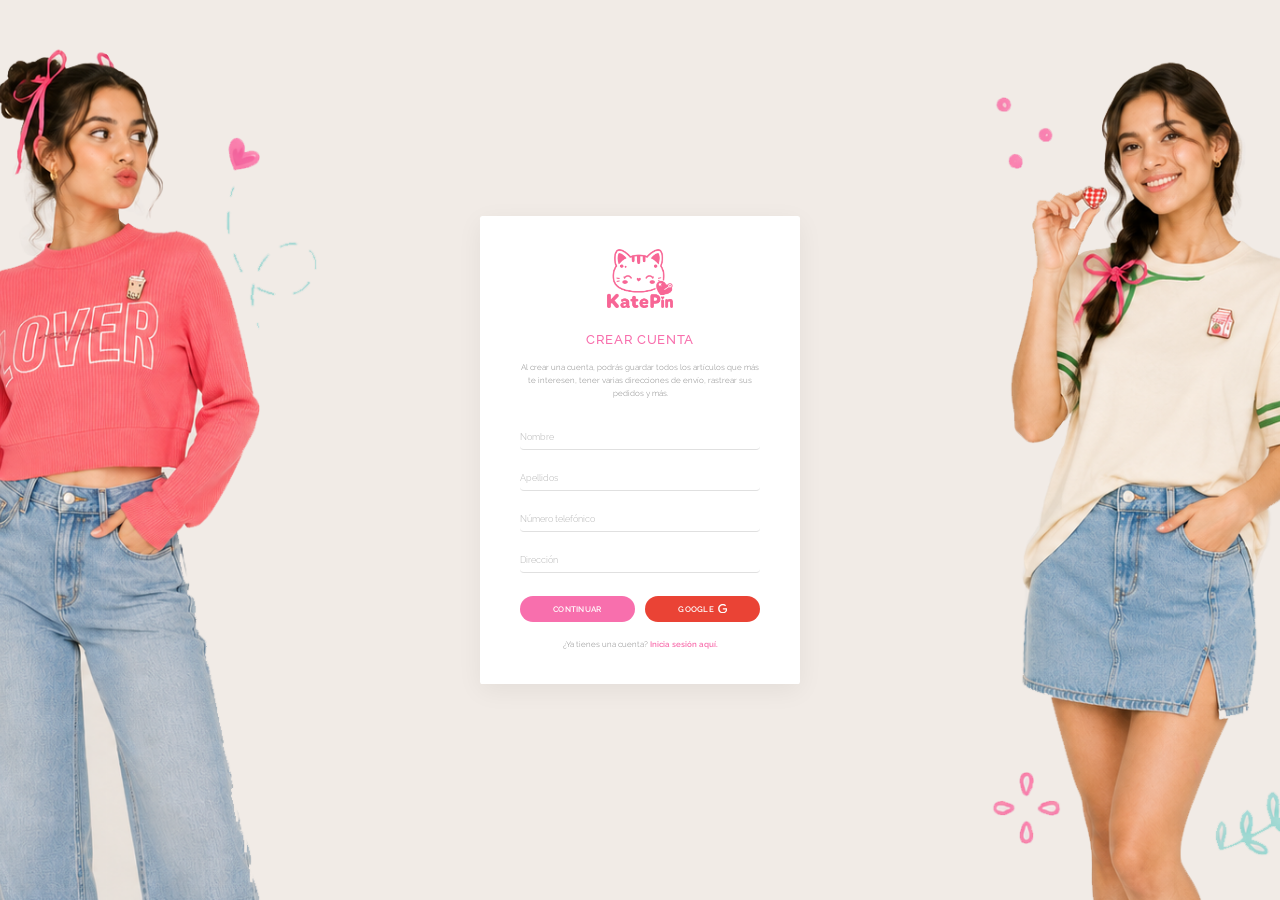
<file: registro.html>
﻿<!DOCTYPE html>
<html lang="es" dir="ltr">
<head>
  <meta charset="UTF-8">
  <meta name="viewport" content="width=device-width, initial-scale=1.0">
  <title>Registrarme - KatePin</title>
  <link rel="preconnect" href="https://fonts.googleapis.com">
  <link rel="preconnect" href="https://fonts.gstatic.com" crossorigin>
  <link href="https://fonts.googleapis.com/css2?family=Delius+Swash+Caps&family=Raleway:wght@300;400;500;600;700&display=swap" rel="stylesheet">
  <link rel="stylesheet" href="styles.css">
  <link rel="stylesheet" href="registro.css">

  <link rel="icon" type="image/png" href="img/favicon.png?v=2">
</head>
<body class="registro-body">

  <div class="registro-container">
    <div class="registro-card">
      <a href="index.html" class="registro-logo" aria-label="Volver al inicio">
        <img src="img/logo1.png?v=2" alt="KatePin Logo">
      </a>
      
      <h1 class="registro-title">CREAR CUENTA</h1>
      
      <p class="registro-desc">
        Al crear una cuenta, podrás guardar todos los artículos que más te interesen, tener varias direcciones de envío, rastrear sus pedidos y más.
      </p>

      <form class="registro-form" id="registro-form">
        
        <!-- PASO 1 -->
        <div id="step-1">
          <div class="form-group">
            <input type="text" placeholder="Nombre" required>
          </div>
          <div class="form-group">
            <input type="text" placeholder="Apellidos" required>
          </div>
          <div class="form-group">
            <input type="tel" placeholder="Número telefónico" required>
          </div>
          <div class="form-group">
            <input type="text" placeholder="Dirección" required>
          </div>

          <div class="registro-buttons">
            <button type="button" class="btn-continuar" onclick="document.getElementById('step-1').style.display='none'; document.getElementById('step-2').style.display='block';">CONTINUAR</button>
            <button type="button" class="btn-google">GOOGLE <svg width="14" height="14" viewBox="0 0 24 24" fill="currentColor"><path d="M12.48 10.92v3.28h7.84c-.24 1.84-.853 3.187-1.787 4.133-1.147 1.147-2.933 2.4-6.053 2.4-4.827 0-8.6-3.893-8.6-8.72s3.773-8.72 8.6-8.72c2.6 0 4.507 1.027 5.907 2.347l2.307-2.307C18.747 1.44 16.133 0 12.48 0 5.867 0 .307 5.387.307 12s5.56 12 12.173 12c3.573 0 6.267-1.173 8.373-3.36 2.16-2.16 2.84-5.213 2.84-7.667 0-.76-.053-1.467-.173-2.053H12.48z"/></svg></button>
          </div>
        </div>

        <!-- PASO 2 -->
        <div id="step-2" style="display: none;">
          <div class="form-group">
            <input type="email" placeholder="Correo electrónico" required>
          </div>
          <div class="form-group">
            <input type="password" placeholder="Contraseña" required>
          </div>
          <div class="form-group">
            <input type="password" placeholder="Confirmar contraseña" required>
          </div>
          
          <div class="newsletter-check">
            <label>
              <input type="checkbox" checked>
              <span class="custom-radio"></span>
              <i>¡Recibir el boletín de noticias!</i>
            </label>
          </div>

          <div class="registro-buttons">
            <button type="button" class="btn-continuar" onclick="window.location.href='tienda.html'">CREAR CUENTA</button>
            <button type="button" class="btn-google">GOOGLE <svg width="14" height="14" viewBox="0 0 24 24" fill="currentColor"><path d="M12.48 10.92v3.28h7.84c-.24 1.84-.853 3.187-1.787 4.133-1.147 1.147-2.933 2.4-6.053 2.4-4.827 0-8.6-3.893-8.6-8.72s3.773-8.72 8.6-8.72c2.6 0 4.507 1.027 5.907 2.347l2.307-2.307C18.747 1.44 16.133 0 12.48 0 5.867 0 .307 5.387.307 12s5.56 12 12.173 12c3.573 0 6.267-1.173 8.373-3.36 2.16-2.16 2.84-5.213 2.84-7.667 0-.76-.053-1.467-.173-2.053H12.48z"/></svg></button>
          </div>
        </div>

      </form>

      <div class="registro-footer">
        ¿Ya tienes una cuenta? <a href="#">Inicia sesión aquí.</a>
      </div>
    </div>
  </div>

</body>
</html>
</file>
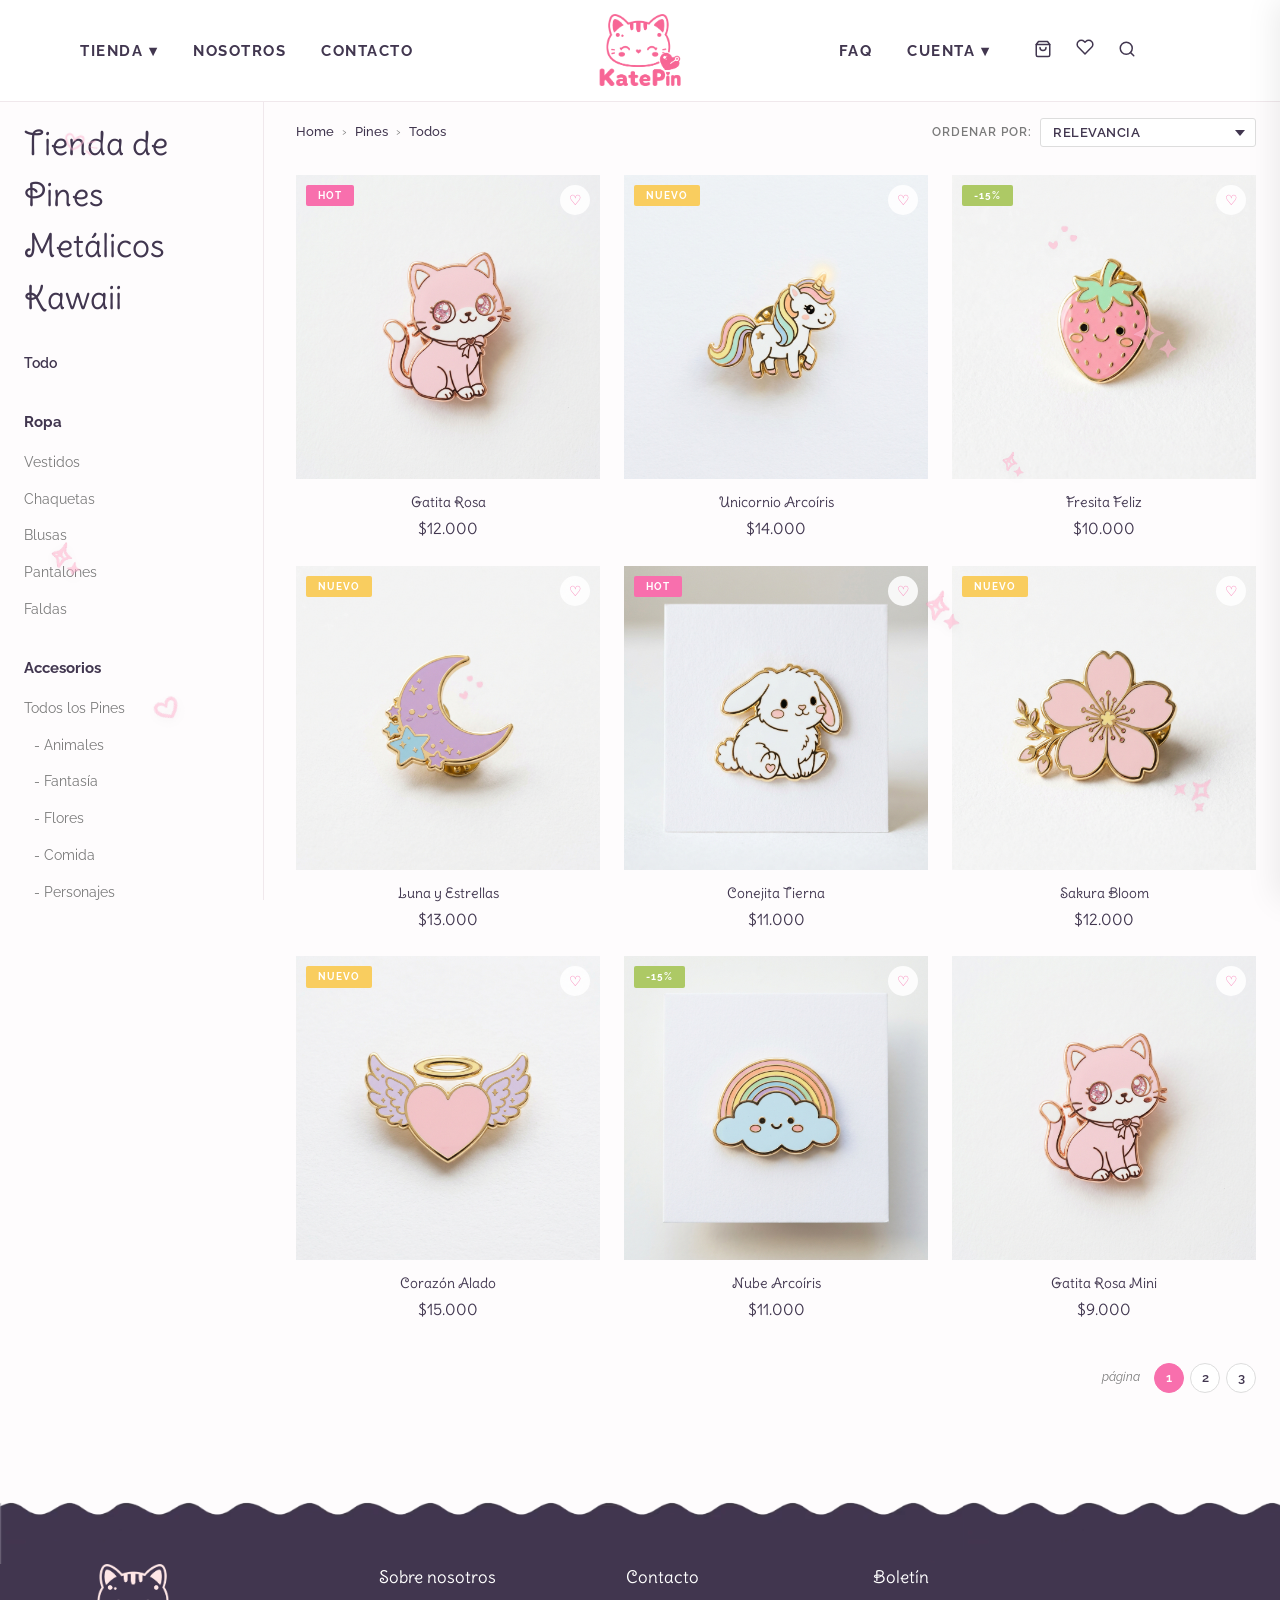
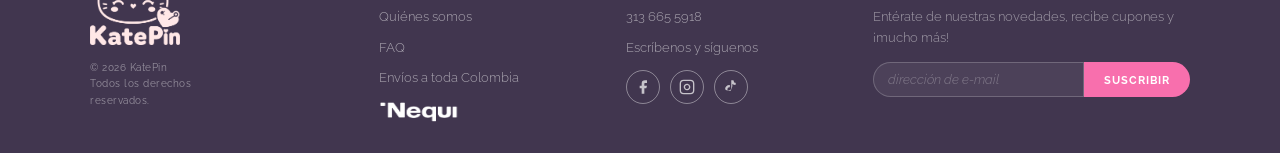
<file: tienda.html>
<!DOCTYPE html>
<html lang="es-CO" dir="ltr">
<head>
  <meta charset="UTF-8">
  <meta name="viewport" content="width=device-width, initial-scale=1.0">
  <title>Pines Metálicos Kawaii Colombia | Tienda KatePin</title>
  <meta name="description" content="Explora la colección completa de pines metálicos esmaltados kawaii de KatePin. Animales, fantasía, flores y más. Filtra por precio y material. Envíos a toda Colombia.">
  <meta name="keywords" content="pines metálicos, pines esmaltados, pines kawaii, comprar pines Colombia, KatePin tienda">
  <meta name="robots" content="index, follow, max-image-preview:large">
  
  <link rel="canonical" href="https://www.katepin.com/tienda.html">
  
  <meta property="og:title" content="Pines Metálicos Kawaii Colombia | Tienda KatePin">
  <meta property="og:description" content="Colección completa de pines metálicos esmaltados kawaii. Filtra por categoría, precio y material. Envíos a toda Colombia.">
  <meta property="og:image" content="https://www.katepin.com/img/hero-banner.png">
  <meta property="og:image:width" content="1200">
  <meta property="og:image:height" content="630">
  <meta property="og:image:alt" content="Tienda de pines metálicos kawaii KatePin Colombia">
  <meta property="og:url" content="https://www.katepin.com/tienda.html">
  <meta property="og:type" content="website">
  <meta property="og:locale" content="es_CO">
  <meta property="og:site_name" content="KatePin">

  <meta name="twitter:card" content="summary_large_image">
  <meta name="twitter:title" content="Pines Metálicos Kawaii Colombia | Tienda KatePin">
  <meta name="twitter:description" content="Colección completa de pines metálicos esmaltados kawaii. Envíos a toda Colombia.">
  <meta name="twitter:image" content="https://www.katepin.com/img/hero-banner.png">
  <meta name="twitter:image:alt" content="Tienda de pines metálicos kawaii KatePin">
  <meta name="twitter:site" content="@katepin">

  <link rel="preload" href="img/logo1.png?v=2" as="image">
  <link rel="preconnect" href="https://fonts.googleapis.com">
  <link rel="preconnect" href="https://fonts.gstatic.com" crossorigin>
  <link href="https://fonts.googleapis.com/css2?family=Delius+Swash+Caps&family=Raleway:wght@300;400;500;600;700&display=swap" rel="stylesheet">
  <link rel="stylesheet" href="styles.css">
  <link rel="stylesheet" href="tienda.css">

  <link rel="icon" type="image/png" href="img/favicon.png?v=2">
</head>
<body>

  <!-- DECORACIONES FLOTANTES -->
  <div class="aesthetic-mess" aria-hidden="true">
    <img src="img/heart.png" class="float-deco deco-1" alt="">
    <img src="img/stars.png" class="float-deco deco-2" alt="">
    <img src="img/heart1.png" class="float-deco deco-3" alt="">
    <img src="img/star.png" class="float-deco deco-4" alt="">
    <img src="img/hearts.png" class="float-deco deco-5" alt="">
    <img src="img/stars1.png" class="float-deco deco-6" alt="">
    <img src="img/heart.png" class="float-deco deco-7" alt="">
    <img src="img/star.png" class="float-deco deco-8" alt="">
    <img src="img/hearts.png" class="float-deco deco-9" alt="">
    <img src="img/star.png" class="float-deco deco-10" alt="">
  </div>

  <!-- HEADER -->
  <header class="header" role="banner">
    <div class="header-inner">
      <nav aria-label="Navegación principal">
      <ul class="nav-left" role="menubar">
        <li role="none" class="has-dropdown">
          <a href="tienda.html" role="menuitem">Tienda ▾</a>
          <ul class="dropdown-menu" role="menu">
            <li role="none" class="has-submenu">
              <a href="#" role="menuitem">Ropa ▸</a>
              <ul class="dropdown-submenu" role="menu">
                <li role="none"><a href="tienda.html#ropa-vestidos" role="menuitem">Vestidos</a></li>
                <li role="none"><a href="tienda.html#ropa-chaquetas" role="menuitem">Chaquetas</a></li>
                <li role="none"><a href="tienda.html#ropa-blusas" role="menuitem">Blusas</a></li>
                <li role="none"><a href="tienda.html#ropa-pantalones" role="menuitem">Pantalones</a></li>
                <li role="none"><a href="tienda.html#ropa-faldas" role="menuitem">Faldas</a></li>
              </ul>
            </li>
            <li role="none" class="has-submenu">
              <a href="#" role="menuitem">Accesorios ▸</a>
              <ul class="dropdown-submenu" role="menu">
                <li role="none"><a href="tienda.html#accesorios-pines" role="menuitem">Pines</a></li>
              </ul>
            </li>
            <li role="none" class="has-submenu">
              <a href="#" role="menuitem">Zapatos ▸</a>
              <ul class="dropdown-submenu" role="menu">
                <li role="none"><a href="tienda.html#zapatos-sandalias" role="menuitem">Sandalias</a></li>
                <li role="none"><a href="tienda.html#zapatos-botas" role="menuitem">Botas</a></li>
                <li role="none"><a href="tienda.html#zapatos-tenis" role="menuitem">Tenis</a></li>
              </ul>
            </li>
          </ul>
        </li>
        <li role="none"><a href="nosotros.html" role="menuitem">Nosotros</a></li>
        <li role="none"><a href="contacto.html" role="menuitem">Contacto</a></li>
      </ul>
      </nav>
      <a href="index.html" class="logo" aria-label="Inicio">
        <img src="img/logo1.png?v=2" alt="KatePin Logo" class="logo-img" width="160" height="50">
      </a>
      <div class="nav-right-group">
        <ul class="nav-right" role="menubar">
          <li role="none"><a href="faq.html" role="menuitem">FAQ</a></li>
          <li role="none" class="has-dropdown">
            <a href="#" role="menuitem">Cuenta ▾</a>
            <ul class="dropdown-menu" role="menu">
              <li role="none"><a href="login.html" role="menuitem">Iniciar sesión</a></li>
              <li role="none"><a href="registro.html" role="menuitem">Registrarme</a></li>
            </ul>
          </li>
        </ul>
        <div class="header-icons">
          <button class="icon-btn" id="cart-btn" aria-label="Carrito"><svg width="18" height="18" viewBox="0 0 24 24" fill="none" stroke="currentColor" stroke-width="2" stroke-linecap="round" stroke-linejoin="round"><path d="M6 2L3 6v14a2 2 0 002 2h14a2 2 0 002-2V6l-3-4z"/><line x1="3" y1="6" x2="21" y2="6"/><path d="M16 10a4 4 0 01-8 0"/></svg><span class="cart-count" id="cart-count" style="display:none">0</span></button>
          <a href="deseos.html" id="wishlist-btn" aria-label="Lista de deseos"><svg width="18" height="18" viewBox="0 0 24 24" fill="none" stroke="currentColor" stroke-width="2" stroke-linecap="round" stroke-linejoin="round"><path d="M20.84 4.61a5.5 5.5 0 00-7.78 0L12 5.67l-1.06-1.06a5.5 5.5 0 00-7.78 7.78l1.06 1.06L12 21.23l7.78-7.78 1.06-1.06a5.5 5.5 0 000-7.78z"/></svg></a>
          <button class="icon-btn" aria-label="Buscar"><svg width="18" height="18" viewBox="0 0 24 24" fill="none" stroke="currentColor" stroke-width="2" stroke-linecap="round" stroke-linejoin="round"><circle cx="11" cy="11" r="8"/><line x1="21" y1="21" x2="16.65" y2="16.65"/></svg></button>
        </div>
      </div>
      <button class="menu-toggle" id="menu-toggle" aria-label="Menú">☰</button>
    </div>
    <nav class="mobile-nav" id="mobile-nav" aria-label="Navegación móvil">
      <a href="tienda.html">Tienda</a>
      <a href="nosotros.html">Nosotros</a>
      <a href="contacto.html">Contacto</a>
      <a href="faq.html">FAQ</a>
    </nav>
  </header>

  <!-- STORE LAYOUT -->
  <main class="store" role="main">
    <!-- SIDEBAR -->
    <aside class="store-sidebar" id="store-sidebar" aria-label="Filtros">
      <h1 class="store-title">Tienda de Pines Metálicos Kawaii</h1>

      <nav class="sidebar-cats" aria-label="Categorías">
        <a href="#" class="cat-link active" data-cat="todos">Todo</a>
      </nav>

      <div class="sidebar-section" style="margin-top: 10px;">
        <h4 style="font-size: .95rem; font-weight: 700; margin-bottom: 12px; color: var(--text);">Ropa</h4>
        <nav class="sidebar-cats" aria-label="Ropa">
          <a href="#" class="cat-link" data-cat="ropa-vestidos">Vestidos</a>
          <a href="#" class="cat-link" data-cat="ropa-chaquetas">Chaquetas</a>
          <a href="#" class="cat-link" data-cat="ropa-blusas">Blusas</a>
          <a href="#" class="cat-link" data-cat="ropa-pantalones">Pantalones</a>
          <a href="#" class="cat-link" data-cat="ropa-faldas">Faldas</a>
        </nav>
      </div>

      <div class="sidebar-section" style="margin-top: 10px;">
        <h4 style="font-size: .95rem; font-weight: 700; margin-bottom: 12px; color: var(--text);">Accesorios</h4>
        <nav class="sidebar-cats" aria-label="Accesorios">
          <a href="#" class="cat-link" data-cat="accesorios-pines">Todos los Pines</a>
          <a href="#" class="cat-link" data-cat="animales" style="padding-left: 10px;">- Animales</a>
          <a href="#" class="cat-link" data-cat="fantasia" style="padding-left: 10px;">- Fantasía</a>
          <a href="#" class="cat-link" data-cat="flores" style="padding-left: 10px;">- Flores</a>
          <a href="#" class="cat-link" data-cat="comida" style="padding-left: 10px;">- Comida</a>
          <a href="#" class="cat-link" data-cat="personajes" style="padding-left: 10px;">- Personajes</a>
          <a href="#" class="cat-link" data-cat="naturaleza" style="padding-left: 10px;">- Naturaleza</a>
        </nav>
      </div>

      <div class="sidebar-section" style="margin-top: 10px;">
        <h4 style="font-size: .95rem; font-weight: 700; margin-bottom: 12px; color: var(--text);">Zapatos</h4>
        <nav class="sidebar-cats" aria-label="Zapatos">
          <a href="#" class="cat-link" data-cat="zapatos-sandalias">Sandalias</a>
          <a href="#" class="cat-link" data-cat="zapatos-botas">Botas</a>
          <a href="#" class="cat-link" data-cat="zapatos-tenis">Tenis</a>
        </nav>
      </div>

      <!-- Colecciones sidebar filter removed -->

      <div class="sidebar-section">
        <h3 class="filter-heading">▸ Filtrar por</h3>
      </div>

      <div class="sidebar-section">
        <div class="filter-header">
          <h4>Precio</h4>
          <button class="filter-reset" id="price-reset">Todos</button>
        </div>
        <div class="price-range">
          <input type="range" min="8000" max="20000" value="8000" id="price-min" class="range-input" aria-label="Precio mínimo">
          <input type="range" min="8000" max="20000" value="20000" id="price-max" class="range-input" aria-label="Precio máximo">
        </div>
        <div class="price-values">
          <span id="price-min-val">$8.000</span>
          <span id="price-max-val">$20.000</span>
        </div>
      </div>

      <div class="sidebar-section">
        <div class="filter-header">
          <h4>Material</h4>
          <button class="filter-reset" id="material-reset">Todos</button>
        </div>
        <div class="size-options">
          <button class="size-btn active" data-material="todos">Todos</button>
          <button class="size-btn" data-material="oro">Oro</button>
          <button class="size-btn" data-material="plata">Plata</button>
          <button class="size-btn" data-material="oro-rosa">Oro Rosa</button>
        </div>
      </div>

      <div class="sidebar-section">
        <div class="filter-header">
          <h4>Color</h4>
          <button class="filter-reset" id="color-reset">Todos</button>
        </div>
        <div class="color-options">
          <button class="color-swatch active" data-color="todos" style="background:linear-gradient(135deg,#ff9792,#f86fad,#89d5c9,#adc965)" title="Todos" aria-label="Todos los colores"></button>
          <button class="color-swatch" data-color="rosa" style="background:#f86fad" title="Rosa" aria-label="Rosa"></button>
          <button class="color-swatch" data-color="coral" style="background:#ff9792" title="Coral" aria-label="Coral"></button>
          <button class="color-swatch" data-color="lila" style="background:#c9a0dc" title="Lila" aria-label="Lila"></button>
          <button class="color-swatch" data-color="amarillo" style="background:#f9cd5f" title="Amarillo" aria-label="Amarillo"></button>
          <button class="color-swatch" data-color="verde" style="background:#adc965" title="Verde" aria-label="Verde"></button>
          <button class="color-swatch" data-color="azul" style="background:#89d5c9" title="Azul" aria-label="Azul"></button>
          <button class="color-swatch" data-color="blanco" style="background:#fff;border:1px solid #ddd" title="Blanco" aria-label="Blanco"></button>
          <button class="color-swatch" data-color="negro" style="background:#333" title="Negro" aria-label="Negro"></button>
          <button class="color-swatch" data-color="dorado" style="background:#d4a574" title="Dorado" aria-label="Dorado"></button>
        </div>
      </div>

      <button class="sidebar-toggle-btn" id="sidebar-toggle" aria-label="Filtros">☰ Filtros</button>
    </aside>

    <!-- PRODUCT CONTENT -->
    <section class="store-content" aria-label="Productos">
      <div class="store-topbar">
        <nav class="breadcrumb" aria-label="Ruta de navegación">
          <ol itemscope itemtype="https://schema.org/BreadcrumbList" style="list-style:none; padding:0; margin:0; display:flex; gap:0.5rem;">
            <li itemprop="itemListElement" itemscope itemtype="https://schema.org/ListItem">
              <a itemprop="item" href="https://www.katepin.com/"><span itemprop="name">Home</span></a>
              <meta itemprop="position" content="1">
            </li>
            <li>›</li>
            <li itemprop="itemListElement" itemscope itemtype="https://schema.org/ListItem">
              <a itemprop="item" href="https://www.katepin.com/tienda.html"><span itemprop="name">Pines</span></a>
              <meta itemprop="position" content="2">
            </li>
            <li>›</li>
            <li itemprop="itemListElement" itemscope itemtype="https://schema.org/ListItem">
              <span itemprop="name" id="breadcrumb-cat">Todos</span>
              <meta itemprop="position" content="3">
            </li>
          </ol>
        </nav>
        <div class="sort-control">
          <label for="sort-select">Ordenar por:</label>
          <select id="sort-select" class="sort-select">
            <option value="relevancia">Relevancia</option>
            <option value="precio-asc">Precio: menor a mayor</option>
            <option value="precio-desc">Precio: mayor a menor</option>
            <option value="nombre">Nombre A-Z</option>
            <option value="nuevos">Más nuevos</option>
          </select>
        </div>
      </div>

      <div class="store-grid" id="store-grid" role="list">
        <!-- Rendered by JS -->
      </div>

      <div class="pagination" id="pagination" aria-label="Paginación">
        <!-- Rendered by JS -->
      </div>
    </section>
  </main>

  <!-- FOOTER -->
  <footer class="footer" role="contentinfo">
    <div class="footer-wave">
      <img src="img/footer.png" alt="" aria-hidden="true" class="footer-wave-img" loading="lazy">
    </div>
    <div class="footer-content">
      <div class="footer-inner">
        <div class="footer-brand">
          <p><img src="img/logo1.png" alt="KatePin — Pines Metálicos Kawaii Colombia" class="footer-logo-img" width="160" height="50"></p>
          <p class="footer-copy-text">&copy; 2026 KatePin<br>Todos los derechos<br>reservados.</p>
        </div>
        <div class="footer-col">
          <h4>Sobre nosotros</h4>
          <a href="nosotros.html">Quiénes somos</a>
          <a href="faq.html">FAQ</a>
          <a href="#">Envíos a toda Colombia</a>
          <img src="img/nequi.png" alt="Pago con Nequi disponible en KatePin" width="80" height="30" loading="lazy" style="height:22px; margin-top:12px; filter:brightness(0) invert(1);">
        </div>
        <div class="footer-col">
          <h4>Contacto</h4>
          <a href="tel:+573136655918">313 665 5918</a>
          <a href="#">Escríbenos y síguenos</a>
          <div class="footer-social">
            <a href="https://www.facebook.com/katepin" target="_blank" rel="noopener noreferrer" aria-label="KatePin en Facebook">
              <svg width="16" height="16" viewBox="0 0 24 24" fill="currentColor"><path d="M18 2h-3a5 5 0 00-5 5v3H7v4h3v8h4v-8h3l1-4h-4V7a1 1 0 011-1h3z"/></svg>
            </a>
            <a href="https://www.instagram.com/katepin" target="_blank" rel="noopener noreferrer" aria-label="KatePin en Instagram">
              <svg width="16" height="16" viewBox="0 0 24 24" fill="none" stroke="currentColor" stroke-width="2"><rect x="2" y="2" width="20" height="20" rx="5"/><path d="M16 11.37A4 4 0 1112.63 8 4 4 0 0116 11.37z"/><line x1="17.5" y1="6.5" x2="17.51" y2="6.5"/></svg>
            </a>
            <a href="https://www.tiktok.com/@katepin" target="_blank" rel="noopener noreferrer" aria-label="KatePin en TikTok">
              <svg width="16" height="16" viewBox="0 0 24 24" fill="currentColor"><path d="M19.59 6.69a4.83 4.83 0 01-3.77-4.25V2h-3.45v13.67a2.89 2.89 0 01-2.88 2.5 2.89 2.89 0 01-2.89-2.89 2.89 2.89 0 012.89-2.89c.28 0 .54.04.79.11V9a6.33 6.33 0 00-.79-.05A6.34 6.34 0 003.15 15.3a6.34 6.34 0 0010.86-4.43V7.56a8.28 8.28 0 004.86 1.57V5.68a4.84 4.84 0 01-.72-.05l-.56.06z"/></svg>
            </a>
          </div>
        </div>
        <div class="footer-col">
          <h4>Boletín</h4>
          <p class="footer-boletin-desc">Entérate de nuestras novedades, recibe cupones y ¡mucho más!</p>
          <form class="newsletter-input" id="newsletter-form">
            <input type="email" placeholder="dirección de e-mail" required aria-label="Email">
            <button type="submit">Suscribir</button>
          </form>
        </div>
      </div>
    </div>
  </footer>

  <!-- CART DRAWER -->
  <div class="cart-overlay" id="cart-overlay"></div>
  <aside class="cart-drawer" id="cart-drawer" aria-label="Carrito">
    <div class="cart-header"><h3>Mi Carrito ♡</h3><button class="cart-close" id="cart-close">✕</button></div>
    <div class="cart-items" id="cart-items"></div>
    <div class="cart-footer">
      <div class="cart-total"><span>Total:</span><span id="cart-total-amount">$0</span></div>
      <button class="checkout-btn" id="checkout-btn">Pagar con Nequi</button>
    </div>
  </aside>

  <!-- NEQUI MODAL -->
  <div class="modal-overlay" id="checkout-modal" role="dialog" aria-modal="true">
    <div class="modal">
      <div id="checkout-form-section">
        <div class="modal-header"><h3>Pago con Nequi ♡</h3><button class="modal-close" id="checkout-close">✕</button></div>
        <div class="nequi-info">
          <div class="nequi-logo">Nequi</div>
          <p style="font-size:.75rem;opacity:.7">Envía tu pago a:</p>
          <div class="nequi-number">300 123 4567</div>
          <div class="nequi-name">KatePin Store</div>
        </div>
        <div class="order-summary"><h4>Resumen del pedido</h4><div id="order-summary-items"></div></div>
        <form id="order-form">
          <div class="form-group"><label for="customer-name">Nombre completo *</label><input type="text" id="customer-name" placeholder="Tu nombre" required></div>
          <div class="form-group"><label for="customer-phone">Teléfono / WhatsApp *</label><input type="tel" id="customer-phone" placeholder="300 000 0000" required></div>
          <div class="form-group"><label for="customer-address">Dirección de envío *</label><textarea id="customer-address" placeholder="Ciudad, dirección completa" required></textarea></div>
          <div class="form-group"><label for="nequi-number">Número Nequi desde el que pagaste *</label><input type="tel" id="nequi-number" placeholder="Tu número Nequi" required></div>
          <div class="form-group"><label>Comprobante de pago *</label><div class="file-upload"><input type="file" id="payment-proof" accept="image/*" required><div class="file-upload-icon">📎</div><p>Sube la captura del comprobante</p><div class="file-name" id="file-name"></div></div></div>
          <button type="submit" class="submit-order-btn">Confirmar Pedido ✨</button>
        </form>
      </div>
      <div class="success-msg" id="checkout-success">
        <div class="success-icon">🎉</div>
        <h3>¡Pedido Recibido!</h3>
        <p>Revisaremos tu comprobante y te confirmaremos por WhatsApp. ¡Gracias! 💖</p>
        <br><button class="btn-pink" onclick="closeCheckout()">Volver a la Tienda</button>
      </div>
    </div>
  </div>

  <script src="app.js?v=2"></script>
  <script src="tienda.js?v=2"></script>
  <script type="application/ld+json">
  {
    "@context": "https://schema.org",
    "@type": "Organization",
    "name": "KatePin",
    "alternateName": "KatePin Store",
    "url": "https://www.katepin.com",
    "logo": {
      "@type": "ImageObject",
      "url": "https://www.katepin.com/img/logo1.png",
      "width": 200,
      "height": 60
    },
    "description": "Tienda online colombiana de pines metálicos esmaltados kawaii. Diseños exclusivos, envíos a toda Colombia.",
    "foundingDate": "2024",
    "areaServed": {
      "@type": "Country",
      "name": "Colombia"
    },
    "address": {
      "@type": "PostalAddress",
      "addressCountry": "CO",
      "addressLocality": "Colombia"
    },
    "contactPoint": [
      {
        "@type": "ContactPoint",
        "telephone": "+57-313-665-5918",
        "contactType": "customer service",
        "contactOption": "TollFree",
        "availableLanguage": "Spanish",
        "areaServed": "CO"
      }
    ],
    "sameAs": [
      "https://www.facebook.com/katepin",
      "https://www.instagram.com/katepin",
      "https://www.tiktok.com/@katepin"
    ],
    "email": "hola@katepin.com",
    "telephone": "+573136655918"
  }
  </script>
</body>
</html>
</file>
<file: styles.css>
@import url('https://fonts.googleapis.com/css2?family=Delius+Swash+Caps&family=Raleway:wght@300;400;500;600;700&display=swap');

:root {
  --coral:#ff9792;
  --dark-purple:#41364f;
  --hot-pink:#f86fad;
  --lime:#adc965;
  --golden:#f9cd5f;
  --mint:#89d5c9;
  --white:#ffffff;
  --bg:#fefcfd;
  --text:#41364f;
  --text-light:#7a7a7a;
  --pink-light:#fdf0f4;
  --radius:4px;
  --transition:all .3s ease;
}
*{margin:0;padding:0;box-sizing:border-box;}
html{scroll-behavior:smooth;}
body{font-family:'Raleway',sans-serif;background:var(--bg);color:var(--text);overflow-x:hidden;line-height:1.6;}
img{max-width:100%;display:block;}
a{text-decoration:none;color:inherit;}
button{cursor:pointer;font-family:'Raleway',sans-serif;}

/* HEADER */
.header{position:fixed;top:0;left:0;width:100%;z-index:1000;background:var(--white);border-bottom:1px solid #f0e8ec;transition:var(--transition);}
.header.scrolled{box-shadow:0 2px 15px rgba(65,54,79,.08);}
.header-inner{max-width:1440px;margin:0 auto;display:flex;align-items:center;justify-content:space-between;padding:36px 140px 36px 80px;position:relative;}
.nav-left,.nav-right-group{display:flex;align-items:center;flex:1;}
.nav-right-group{justify-content:flex-end;gap:40px;}
.nav-left,.nav-right{display:flex;gap:35px;list-style:none;align-items:center;}
.nav-left a,.nav-right a{font-size:.95rem;font-weight:700;letter-spacing:1.5px;text-transform:uppercase;color:var(--text);transition:var(--transition);padding:8px 0;white-space:nowrap;}
.nav-left a:hover,.nav-right a:hover{color:var(--hot-pink);}
.logo{position:absolute;left:50%;top:50%;transform:translate(-50%,-50%);display:flex;align-items:center;justify-content:center;text-decoration:none;z-index:10;}
.logo-img{height:72px;width:auto;}
.header-icons{display:flex;gap:20px;align-items:center;}
.icon-btn{background:none;border:none;font-size:1.1rem;color:var(--text);position:relative;transition:var(--transition);padding:4px;line-height:1;}
.icon-btn:hover{color:var(--hot-pink);}
.cart-count{position:absolute;top:-5px;right:-7px;background:var(--hot-pink);color:#fff;font-size:.55rem;width:15px;height:15px;border-radius:50%;display:flex;align-items:center;justify-content:center;font-weight:700;}
.menu-toggle{display:none;background:none;border:none;font-size:1.4rem;color:var(--text);padding:4px;}
.mobile-nav{display:none;}

/* HEADER DROPDOWN */
.has-dropdown{position:relative;}
.has-dropdown::after{content:'';position:absolute;bottom:-10px;left:0;width:100%;height:10px;} /* invisible hover bridge */
.dropdown-menu{position:absolute;top:calc(100% + 5px);left:0;background:var(--white);min-width:160px;box-shadow:0 8px 25px rgba(65,54,79,.08);border-radius:6px;padding:12px 0;opacity:0;visibility:hidden;transform:translateY(10px);transition:all .3s ease;list-style:none;z-index:1001;}
.has-dropdown:hover .dropdown-menu{opacity:1;visibility:visible;transform:translateY(0);}
.nav-right .has-dropdown .dropdown-menu{left:auto;right:0;}
.nav-left .dropdown-menu a, .nav-right .dropdown-menu a{font-size:.95rem;font-weight:400;text-transform:none;letter-spacing:0;color:var(--text-light);padding:8px 24px;display:block;}
.nav-left .dropdown-menu a:hover, .nav-right .dropdown-menu a:hover{color:var(--hot-pink);background:#fafafa;}

/* HEADER SUB DROPDOWN */
.has-submenu{position:relative;}
.dropdown-submenu{position:absolute;top:0;left:100%;background:var(--white);min-width:160px;box-shadow:0 8px 25px rgba(65,54,79,.08);border-radius:6px;padding:12px 0;opacity:0;visibility:hidden;transform:translateX(10px);transition:all .3s ease;list-style:none;z-index:1002;}
.has-submenu:hover > .dropdown-submenu{opacity:1;visibility:visible;transform:translateX(0);}
.has-submenu > a {display:flex !important; justify-content:space-between; align-items:center;}
/* HERO */
.hero{margin-top:100px;position:relative;overflow:hidden;}
.hero-link{display:block;line-height:0;}
.hero-banner-img{width:100%;height:auto;display:block;}
/* HERO OVERLAY */
.hero-overlay{
  position:absolute;
  top:48%;
  left:50%;
  transform:translate(-50%,-50%);
  display:flex;
  flex-direction:column;
  align-items:center;
  justify-content:center;
  text-align:center;
  width:55%;
  padding:0.90vw;
  z-index:3;
}
.hero-sub{
  font-family:'Raleway',sans-serif;
  font-size:0.80vw;
  font-weight:500;
  font-style:normal;
  letter-spacing:0.06vw;
  text-transform:uppercase;
  color:#555;
  margin-bottom:-0.1vw;
}
.hero-title{
  font-family:'Delius Swash Caps',cursive;
  font-size:4.33vw;
  color:#41364f;
  line-height:1.05;
  margin-top:0.44vw;
  margin-bottom:0.1vw;
}
.hero-divider{
  width:50%;
  height:0.1vw;
  background:#41364f;
  margin:0 auto 1.44vw;
}
.hero-cta{
  display:inline-block;
  padding:0.62vw 2.07vw;
  background:#f86fad;
  color:#fff;
  font-family:'Delius Swash Caps',cursive;
  font-size:0.85vw;
  font-weight:400;
  letter-spacing:0.03vw;
  border:none;
  border-radius:2.7vw;
  text-decoration:none;
  box-shadow:0 4px 18px rgba(248,111,173,.3);
  transition:all .3s ease;
  white-space:nowrap;
  cursor:pointer;
}
.hero-cta:hover{
  background:#e55d9a;
  transform:translateY(-2px);
  box-shadow:0 6px 24px rgba(248,111,173,.5);
}

/* DECORATIVE ASTERISKS */
.deco-asterisks{text-align:center;padding:0;margin-top:-70px;position:relative;z-index:2;}
.deco-asterisks-img{display:inline-block;height:28px;width:auto;}

.btn-pink{display:inline-block;padding:10px 32px;background:var(--hot-pink);color:#fff;font-size:.8rem;font-weight:600;letter-spacing:1.5px;text-transform:uppercase;border:none;border-radius:2px;transition:var(--transition);}
.btn-pink:hover{background:#e55d9a;transform:translateY(-1px);}

/* WELCOME */
.welcome{padding:60px 24px;max-width:1100px;margin:0 auto;text-align:center;}
.welcome-banner{width:100%;height:auto;display:block;}

/* PRODUCT TABS */
.product-section{padding:60px 24px 80px;max-width:1100px;margin:0 auto;}
.tabs{display:flex;justify-content:center;align-items:center;gap:0;margin-bottom:40px;}
.tab-btn{background:none;border:none;font-size:.85rem;font-weight:600;letter-spacing:1.5px;text-transform:uppercase;color:var(--text-light);padding:8px 20px;transition:var(--transition);position:relative;}
.tab-btn.active{color:var(--hot-pink);}
.tab-btn.active::before{content:'✻';position:absolute;top:-6px;left:6px;font-size:.6rem;color:var(--hot-pink);}
.tab-sep{width:1px;height:20px;background:#ddd;}
.product-carousel{position:relative;}
.product-grid{display:grid;grid-template-columns:repeat(3,1fr);gap:32px;}
.carousel-arrow{position:absolute;top:40%;transform:translateY(-50%);width:36px;height:36px;border-radius:50%;border:2px solid #ddd;background:var(--white);font-size:1rem;color:var(--text);display:flex;align-items:center;justify-content:center;transition:var(--transition);z-index:2;}
.carousel-arrow:hover{border-color:var(--hot-pink);color:var(--hot-pink);}
.carousel-arrow.left{left:-18px;}
.carousel-arrow.right{right:-18px;}

/* PRODUCT CARDS */
.product-card-link{text-decoration:none;color:inherit;display:block;}
.product-card{text-align:center;transition:var(--transition);position:relative;}
.product-card:hover{transform:translateY(-4px);}
.product-img-wrap{position:relative;overflow:hidden;margin-bottom:14px;background:var(--pink-light);aspect-ratio:1;}
.product-img-wrap img{width:100%;height:100%;object-fit:cover;transition:transform .4s ease;}
.product-card:hover .product-img-wrap img{transform:scale(1.03);}
.badge{position:absolute;top:10px;left:10px;padding:4px 14px;font-size:.65rem;font-weight:700;letter-spacing:1px;text-transform:uppercase;color:#fff;border-radius:2px;z-index:2;}
.badge.new{background:var(--golden);}
.badge.hot{background:var(--hot-pink);}
.badge.sale{background:var(--lime);}
.heart-btn{position:absolute;top:10px;right:10px;width:32px;height:32px;border-radius:50%;background:rgba(248,111,173,.15);border:none;color:var(--hot-pink);font-size:.9rem;display:flex;align-items:center;justify-content:center;transition:var(--transition);z-index:2;}
.heart-btn:hover,.heart-btn.liked{background:var(--hot-pink);color:#fff;}
.product-name{font-size:.85rem;font-weight:500;color:var(--text);margin-bottom:4px;display:inline-block;padding:2px 12px;border:1px solid #eee;border-radius:2px;background:var(--white);}
.product-price{font-family:'Delius Swash Caps',cursive;font-size:1.05rem;color:var(--text);margin-top:4px;}

/* SECTION TITLES */
.section-title-container {
  display: flex;
  align-items: center;
  justify-content: center;
  gap: 12px;
  margin-bottom: 40px;
}
.decor-diamond { color: var(--hot-pink); font-size: 1rem; }
.title-line {
  flex: 1;
  max-width: 180px;
  height: 1px;
  background: linear-gradient(90deg, transparent, #e0d6e6, transparent);
}
.section-title {
  font-family: 'Raleway', sans-serif;
  font-size: 1.2rem;
  font-weight: 700;
  color: var(--text);
  letter-spacing: 3px;
  text-transform: uppercase;
}

/* CATEGORIAS */
.categorias-section {
  padding: 60px 24px 20px;
  max-width: 1100px;
  margin: 0 auto;
}
.cat-grid {
  display: grid;
  grid-template-columns: repeat(auto-fit, minmax(140px, 1fr));
  gap: 20px;
  justify-content: center;
}
.cat-card {
  background: var(--white);
  border: 1px solid #f0e8ec;
  border-radius: 8px;
  padding: 20px 10px;
  text-align: center;
  transition: var(--transition);
  display: flex;
  flex-direction: column;
  align-items: center;
  gap: 12px;
  box-shadow: 0 4px 10px rgba(65,54,79,.02);
}
.cat-card:hover {
  transform: translateY(-5px);
  border-color: var(--hot-pink);
  box-shadow: 0 8px 20px rgba(248,111,173,.15);
}
.cat-icon {
  font-size: 2.5rem;
  line-height: 1;
}
.cat-card h3 {
  font-size: 0.9rem;
  font-weight: 600;
  color: var(--text);
  font-family: 'Raleway', sans-serif;
}

/* COLECCIONES */
.colecciones-section {
  padding: 40px 24px 40px;
  max-width: 1100px;
  margin: 0 auto;
}
.col-grid {
  display: grid;
  grid-template-columns: repeat(auto-fit, minmax(220px, 1fr));
  gap: 24px;
}
.col-card {
  position: relative;
  border-radius: 12px;
  overflow: hidden;
  height: 140px;
  display: flex;
  align-items: center;
  justify-content: center;
  text-decoration: none;
  transition: var(--transition);
  box-shadow: 0 4px 15px rgba(0,0,0,.05);
}
.col-card:hover {
  transform: scale(1.03);
  box-shadow: 0 10px 25px rgba(0,0,0,.1);
}
.col-bg {
  position: absolute;
  top: 0; left: 0; width: 100%; height: 100%;
  z-index: 1;
  opacity: 0.8;
  transition: opacity 0.3s;
}
.col-card:hover .col-bg {
  opacity: 1;
}
.col-card h3 {
  position: relative;
  z-index: 2;
  color: white;
  font-family: 'Delius Swash Caps', cursive;
  font-size: 1.5rem;
  text-shadow: 0 2px 4px rgba(0,0,0,0.2);
  letter-spacing: 1px;
}

/* TESTIMONIALS */
.testimonials{padding:60px 24px 80px;max-width:900px;margin:0 auto;text-align:center;}
.testimonials-title{display:inline-flex;align-items:center;gap:10px;margin-bottom:8px;}
.testimonials-title .star{color:var(--hot-pink);font-size:1rem;}
.testimonials-title h2{font-family:'Delius Swash Caps',cursive;font-size:1.8rem;color:var(--text);border:2px solid var(--hot-pink);padding:8px 28px;border-radius:50px;}
.stars-row{display:flex;justify-content:center;gap:4px;margin:12px 0 32px;color:var(--golden);font-size:1.2rem;}
.testimonial-grid{display:grid;grid-template-columns:1fr 1fr;gap:40px;text-align:left;}
.testimonial .author{font-weight:700;font-size:.85rem;color:var(--text);margin-bottom:2px;}
.testimonial .source{font-size:.75rem;color:var(--text-light);margin-bottom:10px;}
.testimonial .sep{width:100%;height:2px;background:linear-gradient(90deg,var(--coral),var(--golden),var(--lime),var(--mint));margin-bottom:12px;border-radius:2px;}
.testimonial p{font-size:.85rem;color:var(--text-light);line-height:1.7;font-style:italic;}

.footer{position:relative;background:transparent;color:#fff;padding:0;margin-top:40px;}
.footer-wave{width:100%;margin-bottom:-1px;line-height:0;position:relative;z-index:2;}
.footer-wave-img{width:100%;height:auto;display:block;}
.footer-content{background:var(--dark-purple);padding:0 24px 30px;margin-top:-8vw;position:relative;z-index:10;}
.footer-inner{max-width:1100px;margin:0 auto;display:grid;grid-template-columns:1.2fr 1fr 1fr 1.5fr;gap:36px;align-items:start;}
.footer-brand{display:flex;flex-direction:column;align-items:flex-start;}
.footer-logo-img{width:90px;height:auto;margin-bottom:14px;filter:brightness(0) invert(1) sepia(1) saturate(5) hue-rotate(290deg);}
.footer-copy-text{font-size:.65rem;color:rgba(255,255,255,.45);line-height:1.6;letter-spacing:.5px;margin-bottom:10px;}
.footer-brand .payment{display:flex;gap:8px;align-items:center;margin-top:4px;}
.visa-badge{font-family:'Raleway',sans-serif;font-size:.85rem;font-weight:900;letter-spacing:1px;color:#fff;}
.footer-col h4{font-family:'Delius Swash Caps',cursive;font-size:1.05rem;font-weight:400;margin-bottom:16px;color:#fff;letter-spacing:0;}
.footer-col a{display:block;font-size:.8rem;color:rgba(255,255,255,.55);margin-bottom:10px;transition:var(--transition);font-weight:300;}
.footer-col a:hover{color:var(--hot-pink);transform:translateX(3px);}
.footer-social{display:flex;gap:10px;margin-top:12px;}
.footer-social a{width:34px;height:34px;border-radius:50%;border:1.5px solid rgba(255,255,255,.4);display:flex;align-items:center;justify-content:center;color:rgba(255,255,255,.7);transition:var(--transition);}
.footer-social a:hover{border-color:var(--hot-pink);color:var(--hot-pink);}
.footer-boletin-desc{font-size:.8rem;color:rgba(255,255,255,.5);line-height:1.6;margin-bottom:14px;font-weight:300;}
.newsletter-input{display:flex;gap:0;margin-top:4px;}
.newsletter-input input{flex:1;padding:9px 14px;border:1px solid rgba(255,255,255,.2);background:rgba(255,255,255,.06);color:#fff;font-size:.8rem;font-family:'Raleway',sans-serif;outline:none;border-radius:50px 0 0 50px;font-weight:300;}
.newsletter-input input::placeholder{color:rgba(255,255,255,.3);font-style:italic;}
.newsletter-input button{padding:9px 20px;background:var(--hot-pink);color:#fff;border:none;font-size:.7rem;font-weight:700;letter-spacing:1px;text-transform:uppercase;border-radius:0 50px 50px 0;transition:var(--transition);font-family:'Raleway',sans-serif;}
.newsletter-input button:hover{background:#e55d9a;}

/* CART DRAWER */
.cart-overlay{position:fixed;inset:0;background:rgba(0,0,0,.35);z-index:2000;opacity:0;pointer-events:none;transition:var(--transition);}
.cart-overlay.active{opacity:1;pointer-events:all;}
.cart-drawer{position:fixed;top:0;right:0;width:380px;max-width:90vw;height:100vh;background:var(--white);z-index:2001;transform:translateX(100%);transition:transform .35s ease;display:flex;flex-direction:column;box-shadow:-4px 0 30px rgba(0,0,0,.08);}
.cart-drawer.active{transform:translateX(0);}
.cart-header{display:flex;align-items:center;justify-content:space-between;padding:18px 20px;border-bottom:1px solid #f0e8ec;}
.cart-header h3{font-family:'Delius Swash Caps',cursive;font-size:1.15rem;}
.cart-close{background:none;border:none;font-size:1.3rem;color:var(--text);}
.cart-items{flex:1;overflow-y:auto;padding:16px 20px;}
.cart-item{display:flex;gap:12px;padding:12px 0;border-bottom:1px solid #f5f0f2;align-items:center;}
.cart-item img{width:56px;height:56px;border-radius:4px;object-fit:cover;}
.cart-item-info{flex:1;}
.cart-item-name{font-weight:600;font-size:.85rem;}
.cart-item-price{color:var(--hot-pink);font-weight:700;font-size:.85rem;}
.cart-item-qty{display:flex;align-items:center;gap:6px;margin-top:4px;}
.qty-btn{width:24px;height:24px;border-radius:50%;border:1px solid var(--hot-pink);background:none;color:var(--hot-pink);font-size:.85rem;display:flex;align-items:center;justify-content:center;transition:var(--transition);}
.qty-btn:hover{background:var(--hot-pink);color:#fff;}
.qty-val{font-weight:600;font-size:.85rem;min-width:18px;text-align:center;}
.cart-item-remove{background:none;border:none;color:var(--text-light);font-size:1rem;transition:var(--transition);}
.cart-item-remove:hover{color:var(--hot-pink);}
.cart-empty{text-align:center;padding:40px 0;color:var(--text-light);}
.cart-empty-icon{font-size:2.5rem;margin-bottom:10px;}
.cart-footer{padding:18px 20px;border-top:1px solid #f0e8ec;}
.cart-total{display:flex;justify-content:space-between;font-weight:700;font-size:1rem;margin-bottom:14px;}
.cart-total span:last-child{color:var(--hot-pink);}
.checkout-btn{width:100%;padding:12px;border:none;border-radius:2px;background:var(--hot-pink);color:#fff;font-size:.85rem;font-weight:700;letter-spacing:1px;text-transform:uppercase;transition:var(--transition);}
.checkout-btn:hover{background:#e55d9a;}

/* NEQUI MODAL */
.modal-overlay{position:fixed;inset:0;background:rgba(0,0,0,.45);z-index:3000;display:none;align-items:center;justify-content:center;padding:24px;}
.modal-overlay.active{display:flex;}
.modal{background:var(--white);border-radius:8px;width:100%;max-width:460px;max-height:90vh;overflow-y:auto;padding:28px;animation:modalIn .3s ease-out;}
@keyframes modalIn{from{opacity:0;transform:scale(.95) translateY(16px)}to{opacity:1;transform:scale(1) translateY(0)}}
.modal-header{display:flex;align-items:center;justify-content:space-between;margin-bottom:20px;}
.modal-header h3{font-family:'Delius Swash Caps',cursive;font-size:1.2rem;color:var(--text);}
.modal-close{background:none;border:none;font-size:1.4rem;color:var(--text);}
.nequi-info{background:linear-gradient(135deg,#200040,#3A0070);color:#fff;border-radius:8px;padding:20px;text-align:center;margin-bottom:20px;}
.nequi-logo{font-size:1.4rem;font-weight:700;letter-spacing:1px;}
.nequi-number{font-size:1.6rem;font-weight:700;letter-spacing:2px;margin:6px 0;}
.nequi-name{font-size:.8rem;opacity:.7;}
.order-summary{background:var(--pink-light);border-radius:6px;padding:14px;margin-bottom:18px;}
.order-summary h4{font-family:'Delius Swash Caps',cursive;font-size:.9rem;margin-bottom:10px;}
.order-line{display:flex;justify-content:space-between;font-size:.8rem;margin-bottom:5px;}
.order-line.total{border-top:1px solid var(--hot-pink);padding-top:8px;margin-top:8px;font-weight:700;font-size:.95rem;color:var(--hot-pink);}
.form-group{margin-bottom:14px;}
.form-group label{display:block;font-weight:600;font-size:.8rem;margin-bottom:5px;}
.form-group input,.form-group textarea{width:100%;padding:10px 14px;border:1px solid #e8e0e4;border-radius:4px;font-family:'Raleway',sans-serif;font-size:.85rem;outline:none;transition:var(--transition);}
.form-group input:focus,.form-group textarea:focus{border-color:var(--hot-pink);}
.form-group textarea{resize:vertical;min-height:70px;}
.file-upload{border:2px dashed var(--hot-pink);border-radius:6px;padding:20px;text-align:center;position:relative;transition:var(--transition);}
.file-upload:hover{background:var(--pink-light);}
.file-upload input{position:absolute;inset:0;opacity:0;cursor:pointer;}
.file-upload-icon{font-size:1.8rem;margin-bottom:6px;}
.file-upload p{font-size:.8rem;color:var(--text-light);}
.file-name{margin-top:6px;font-weight:600;color:var(--hot-pink);font-size:.8rem;}
.submit-order-btn{width:100%;padding:13px;border:none;border-radius:4px;background:linear-gradient(135deg,#200040,#3A0070);color:#fff;font-size:.85rem;font-weight:700;letter-spacing:1px;text-transform:uppercase;transition:var(--transition);}
.submit-order-btn:hover{opacity:.9;transform:scale(1.01);}
.success-msg{display:none;text-align:center;padding:36px 16px;}
.success-msg.active{display:block;}
.success-icon{font-size:3.5rem;margin-bottom:12px;}
.success-msg h3{font-family:'Delius Swash Caps',cursive;font-size:1.2rem;margin-bottom:8px;color:var(--hot-pink);}
.success-msg p{color:var(--text-light);font-size:.9rem;}

/* TOAST */
.toast{position:fixed;bottom:20px;left:50%;transform:translateX(-50%) translateY(80px);background:var(--hot-pink);color:#fff;padding:10px 24px;border-radius:50px;font-weight:600;font-size:.85rem;z-index:5000;transition:transform .4s ease;box-shadow:0 6px 20px rgba(248,111,173,.35);white-space:nowrap;}
.toast.show{transform:translateX(-50%) translateY(0);}

/* SCROLL ANIM */
.fade-up{opacity:0;transform:translateY(24px);transition:opacity .5s ease,transform .5s ease;}
.fade-up.visible{opacity:1;transform:translateY(0);}

/* AESTHETIC MESS - FLOATING DECORATIONS */
.aesthetic-mess {
  position: fixed;
  top: 0;
  left: 0;
  width: 100vw;
  height: 100vh;
  pointer-events: none;
  z-index: 1;
  overflow: hidden;
}
.float-deco {
  position: absolute;
  opacity: 0.6;
  filter: drop-shadow(0 4px 6px rgba(0,0,0,0.08));
  animation: floatRandom 15s infinite ease-in-out;
}
.deco-1 { width: 35px; top: 15%; left: 5%; animation-duration: 22s; animation-name: floatAlt; transform: rotate(15deg); }
.deco-2 { width: 45px; top: 35%; right: 8%; animation-duration: 28s; }
.deco-3 { width: 25px; bottom: 20%; left: 12%; animation-duration: 18s; animation-name: floatAlt; transform: rotate(-20deg); }
.deco-4 { width: 30px; top: 60%; left: 4%; animation-duration: 25s; }
.deco-5 { width: 50px; top: 25%; right: 15%; animation-duration: 20s; animation-name: floatAlt; }
.deco-6 { width: 40px; bottom: 10%; right: 5%; animation-duration: 30s; transform: rotate(45deg); }
.deco-7 { width: 20px; top: 8%; left: 40%; animation-duration: 19s; }
.deco-8 { width: 35px; bottom: 30%; right: 25%; animation-duration: 26s; animation-name: floatAlt; }
.deco-9 { width: 45px; top: 75%; left: 35%; animation-duration: 24s; transform: rotate(-15deg); }
.deco-10 { width: 22px; top: 50%; right: 20%; animation-duration: 21s; animation-name: floatAlt; }

@keyframes floatRandom {
  0% { transform: translateY(0) rotate(0deg) scale(1); }
  33% { transform: translateY(-20px) rotate(10deg) scale(1.05); }
  66% { transform: translateY(15px) rotate(-5deg) scale(0.95); }
  100% { transform: translateY(0) rotate(0deg) scale(1); }
}
@keyframes floatAlt {
  0% { transform: translateY(0) translateX(0) rotate(0deg); }
  33% { transform: translateY(15px) translateX(15px) rotate(-10deg); }
  66% { transform: translateY(-10px) translateX(-15px) rotate(5deg); }
  100% { transform: translateY(0) translateX(0) rotate(0deg); }
}

/* CONTACT SECTION (ENVELOPE) */
.contact-section {
  padding: 80px 20px;
  position: relative;
  max-width: 800px;
  margin: 0 auto;
}
.contact-envelope {
  position: relative;
  margin-top: 80px;
}
.tape-piece {
  position: absolute;
  top: -20px;
  left: 50%;
  transform: translateX(-50%) rotate(-3deg);
  width: 130px;
  height: 35px;
  background: #fbd351;
  z-index: 3;
  clip-path: polygon(2% 10%, 98% 0%, 100% 90%, 0% 100%);
  opacity: 0.95;
}
.envelope-box {
  background: #fff;
  border: 12px solid #fdf0f4;
  border-radius: 20px;
  border-top: none;
  border-top-left-radius: 0;
  border-top-right-radius: 0;
  padding: 4px;
  position: relative;
  z-index: 2;
  box-shadow: 0 10px 40px rgba(0,0,0,0.05);
  margin-top: -10px;
}
.envelope-inner {
  border: 2px dashed #f596b6;
  border-top: none;
  border-radius: 0 0 12px 12px;
  padding: 40px 60px;
  background: #fff;
  position: relative;
}
.contact-header {
  text-align: center;
  margin-bottom: 40px;
}
.contact-title {
  font-family: 'Delius Swash Caps', cursive;
  font-size: 3rem;
  color: #4a3e59;
  margin-bottom: 10px;
}
.contact-subtitle {
  color: #6c5a81;
  font-size: 0.95rem;
  line-height: 1.5;
}
.contact-content {
  display: flex;
  gap: 40px;
}
.contact-form {
  flex: 1.5;
  display: flex;
  flex-direction: column;
  gap: 15px;
}
.input-pill {
  width: 100%;
  background: #f2f2f2;
  border: none;
  border-radius: 30px;
  padding: 12px 20px;
  font-family: 'Raleway', sans-serif;
  font-size: 0.9rem;
  color: #6c5a81;
}
.input-pill::placeholder {
  color: #a097ad;
}
.textarea-pill {
  border-radius: 20px;
  resize: none;
  height: 120px;
}
.form-footer {
  display: flex;
  justify-content: space-between;
  align-items: center;
  margin-top: 10px;
}
.newsletter-label {
  display: flex;
  align-items: center;
  gap: 8px;
  cursor: pointer;
  font-size: 0.85rem;
  color: #6c5a81;
  font-style: italic;
}
.newsletter-cb {
  display: none;
}
.cb-custom {
  width: 18px;
  height: 18px;
  border-radius: 50%;
  border: 2px solid #ff71a2;
  display: flex;
  justify-content: center;
  align-items: center;
}
.newsletter-cb:checked + .cb-custom::after {
  content: '';
  width: 10px;
  height: 10px;
  border-radius: 50%;
  background: #ff71a2;
}
.btn-enviar {
  background: #ff71a2;
  color: #fff;
  border: none;
  border-radius: 30px;
  padding: 10px 30px;
  font-weight: 700;
  letter-spacing: 1px;
  cursor: pointer;
  transition: all 0.3s;
}
.btn-enviar:hover {
  background: #e65a8a;
  transform: translateY(-2px);
}
.contact-divider {
  width: 1px;
  background: #e0d9e8;
}
.contact-info {
  flex: 1;
  display: flex;
  flex-direction: column;
  gap: 30px;
}
.info-label {
  color: #ff71a2;
  font-weight: 700;
  font-size: 0.9rem;
  margin-bottom: 8px;
  letter-spacing: 0.5px;
}
.info-text {
  color: #4a3e59;
  font-weight: 600;
  font-size: 1.1rem;
  margin-bottom: 4px;
}
.info-subtext {
  color: #887a9b;
  font-size: 0.85rem;
  font-style: italic;
  line-height: 1.4;
}
.social-circles {
  display: flex;
  gap: 10px;
  margin-bottom: 15px;
}
.sc-icon {
  width: 36px;
  height: 36px;
  border-radius: 50%;
  display: flex;
  justify-content: center;
  align-items: center;
  transition: transform 0.3s;
}
.sc-icon:hover { transform: scale(1.1); }
.sc-fb { background: #94e3d3; }
.sc-ig { background: #ffa498; }
.sc-tumblr { background: #b0d463; }
.info-delivery {
  color: #6c5a81;
  font-size: 0.85rem;
  line-height: 1.4;
}
.envelope-decor {
  position: absolute;
  bottom: 15px;
  right: 50px;
  display: flex;
  align-items: center;
  gap: 6px;
}
.decor-asterisk {
  color: #ff71a2;
  font-size: 2.5rem;
  line-height: 0;
  position: relative;
  top: 8px;
}
.decor-dot {
  width: 6px;
  height: 6px;
  border-radius: 50%;
  background: #ff71a2;
}
.decor-dot.d1 { width: 4px; height: 4px; opacity: 0.7; }
.decor-dot.d2 { width: 8px; height: 8px; opacity: 0.5; }

/* RESPONSIVE */
@media(max-width:900px){
  .product-grid{grid-template-columns:repeat(2,1fr);gap:20px;}
  .testimonial-grid{grid-template-columns:1fr;}
  .footer-inner{grid-template-columns:1fr 1fr;gap:28px;}
}
@media(max-width:768px){
  .nav-left,.nav-right-group{display:none;}
  .logo-img{height:70px;}
  .header-inner{padding:16px 24px;}
  .menu-toggle{display:block;}
  .mobile-nav{display:none;position:fixed;top:82px;left:0;width:100%;background:var(--white);padding:20px 24px;flex-direction:column;gap:16px;box-shadow:0 8px 20px rgba(0,0,0,.06);z-index:999;}
  .mobile-nav.active{display:flex;}
  .mobile-nav a{font-size:.85rem;font-weight:600;letter-spacing:1px;text-transform:uppercase;color:var(--text);display:block;padding:8px 0;}
  .footer-inner{grid-template-columns:1fr;}
}
@media(max-width:480px){
  .product-grid{grid-template-columns:1fr 1fr;gap:12px;}
}

/* SEARCH OVERLAY */
.search-overlay {
  position: fixed;
  top: 0; left: 0; width: 100%; height: 100%;
  background: rgba(255, 255, 255, 0.98);
  z-index: 2000;
  opacity: 0; visibility: hidden;
  transition: all 0.4s cubic-bezier(0.4, 0, 0.2, 1);
  display: flex; justify-content: center; align-items: flex-start;
  padding-top: 100px;
}
.search-overlay.active { opacity: 1; visibility: visible; }
.search-modal {
  width: 90%; max-width: 800px;
  position: relative;
  transform: translateY(-20px); transition: transform 0.4s;
}
.search-overlay.active .search-modal { transform: translateY(0); }
.search-close {
  position: absolute; right: 0; top: -50px;
  background: none; border: none; font-size: 2rem; color: var(--text);
}
.search-header input {
  width: 100%; border: none; border-bottom: 2px solid var(--hot-pink);
  background: transparent; font-size: 2rem; padding: 15px 0;
  font-family: 'Delius Swash Caps', cursive; color: var(--text); outline: none;
}
.search-results {
  margin-top: 40px; max-height: 60vh; overflow-y: auto;
  display: grid; grid-template-columns: repeat(auto-fill, minmax(200px, 1fr)); gap: 20px; padding-bottom: 40px;
}
.search-item {
  display: flex; gap: 15px; align-items: center; padding: 10px; border-radius: 8px; transition: background 0.3s;
}
.search-item:hover { background: var(--pink-light); }
.search-item img { width: 60px; height: 60px; border-radius: 6px; object-fit: cover; }
.search-item-name { font-weight: 700; color: var(--text); font-size: 0.9rem; }
.search-item-price { color: var(--hot-pink); font-weight: 600; font-size: 0.8rem; }
.search-no-results { text-align: center; font-size: 1.2rem; color: var(--text-light); width: 100%; grid-column: 1 / -1; }

/* REVIEWS SYSTEM */
.reviews-section { margin-top: 60px; padding-top: 40px; border-top: 1px solid #eee; }
.reviews-header { display: flex; justify-content: space-between; align-items: center; margin-bottom: 30px; }
.reviews-title { font-family: 'Delius Swash Caps', cursive; font-size: 2rem; color: var(--text); }
.review-form-container { background: #fffafb; padding: 30px; border-radius: 12px; margin-bottom: 40px; border: 1px dashed var(--hot-pink); }
.review-form-container h4 { margin-bottom: 20px; color: var(--text); }
.star-rating { display: flex; gap: 5px; margin-bottom: 20px; font-size: 1.5rem; color: #ddd; cursor: pointer; }
.star-rating .star.active { color: #f9cd5f; }
.review-form input, .review-form textarea {
  width: 100%; padding: 12px 20px; border: 1px solid #eee; border-radius: 8px; margin-bottom: 15px;
  font-family: inherit; outline: none; transition: border-color 0.3s;
}
.review-form input:focus, .review-form textarea:focus { border-color: var(--hot-pink); }
.review-form textarea { height: 100px; resize: none; }
.reviews-list { display: flex; flex-direction: column; gap: 20px; }
.review-card { padding: 20px; border-bottom: 1px solid #f9f9f9; }
.review-top { display: flex; justify-content: space-between; align-items: center; margin-bottom: 8px; }
.review-user { font-weight: 700; color: var(--text); }
.review-stars { color: #f9cd5f; font-size: 0.9rem; }
.review-date { font-size: 0.75rem; color: #aaa; margin-bottom: 10px; }
.review-content { color: var(--text-light); font-size: 0.9rem; line-height: 1.5; }
.no-reviews { text-align: center; color: #bbb; font-style: italic; padding: 40px 0; }
</file>
<file: registro.css>
/* Estilos específicos para la página de registro - Proporciones bloqueadas (vw) */

.registro-body {
  background: url('img/fondocuenta.png?v=4') no-repeat center center fixed;
  background-size: cover;
  min-height: 100vh;
  display: flex;
  align-items: center;
  justify-content: center;
  margin: 0;
  padding: 1.04vw;
  background-color: #f7f7f7;
}

.registro-container {
  width: 100%;
  max-width: 25vw; /* 480px / 19.2 */
}

.registro-card {
  background: var(--white, #ffffff);
  padding: 2.6vw 3.1vw; /* 50px 60px */
  border-radius: 0.2vw;
  box-shadow: 0 0.5vw 2vw rgba(0,0,0,0.06);
  text-align: center;
}

.registro-logo {
  display: inline-block;
  margin-bottom: 1.04vw; /* 20px */
}

.registro-logo img {
  width: 5.2vw; /* 100px */
  height: auto;
}

.registro-title {
  color: var(--hot-pink, #f472b6);
  font-family: 'Raleway', sans-serif;
  font-weight: 500;
  font-size: 1.04vw; /* 20px */
  letter-spacing: 0.05vw;
  margin-bottom: 0.83vw; /* 16px */
  text-transform: uppercase;
}

.registro-desc {
  font-size: 0.625vw; /* 12px */
  color: #888;
  line-height: 1.6;
  margin-bottom: 1.8vw; /* 35px */
  font-weight: 300;
}

.registro-form .form-group {
  margin-bottom: 1.04vw; /* 20px */
  text-align: left;
}

.registro-form input {
  width: 100%;
  padding: 0.52vw 0; /* 10px 0 */
  border: none;
  border-bottom: 1px solid #e0e0e0;
  font-family: 'Raleway', sans-serif;
  font-size: 0.7vw; /* 13.6px */
  color: #333;
  font-weight: 300;
  outline: none;
  background: transparent;
  transition: border-color 0.3s;
}

.registro-form input::placeholder {
  color: #b5b5b5;
  font-weight: 300;
}

.registro-form input:focus {
  border-bottom-color: var(--hot-pink, #f472b6);
}

.registro-buttons {
  display: flex;
  gap: 0.78vw; /* 15px */
  margin-top: 1.8vw; /* 35px */
  margin-bottom: 1.3vw; /* 25px */
}

.btn-continuar, .btn-google {
  flex: 1;
  padding: 0.62vw 0; /* 12px 0 */
  border: none;
  border-radius: 2.6vw; /* 50px */
  font-family: 'Raleway', sans-serif;
  font-weight: 600;
  font-size: 0.66vw; /* 12.8px */
  letter-spacing: 0.02vw;
  cursor: pointer;
  transition: all 0.3s ease;
  display: flex;
  align-items: center;
  justify-content: center;
  gap: 0.3vw; /* 6px */
}

.btn-google svg {
  width: 0.73vw; /* 14px */
  height: 0.73vw;
}

.btn-continuar {
  background-color: var(--hot-pink, #f472b6);
  color: white;
}

.btn-continuar:hover {
  background-color: #e060a2;
  transform: translateY(-2px);
}

.btn-google {
  background-color: #ea4335;
  color: white;
}

.btn-google:hover {
  background-color: #d63c2f;
  transform: translateY(-2px);
}

.newsletter-check {
  margin-top: 1.3vw; /* 25px */
  text-align: center;
}

.newsletter-check label {
  display: inline-flex;
  align-items: center;
  gap: 0.52vw; /* 10px */
  cursor: pointer;
  font-family: 'Raleway', sans-serif;
  font-size: 0.625vw; /* 12px */
  color: #888;
  font-weight: 400;
  font-style: italic;
}

.newsletter-check input {
  display: none;
}

.newsletter-check .custom-radio {
  width: 0.83vw; /* 16px */
  height: 0.83vw;
  border-radius: 50%;
  border: 2px solid var(--hot-pink, #f472b6);
  display: inline-block;
  position: relative;
}

.newsletter-check input:checked + .custom-radio::after {
  content: '';
  position: absolute;
  top: 50%;
  left: 50%;
  transform: translate(-50%, -50%);
  width: 0.41vw; /* 8px */
  height: 0.41vw;
  background-color: var(--hot-pink, #f472b6);
  border-radius: 50%;
}

.registro-footer {
  font-size: 0.625vw; /* 12px */
  color: #888;
  font-weight: 300;
}

.registro-footer a {
  color: var(--hot-pink, #f472b6);
  font-weight: 600;
  text-decoration: none;
}

.registro-footer a:hover {
  text-decoration: underline;
}

/* Estilos específicos para Iniciar Sesión */
.login-body {
  background: url('img/fondoinicio1.png?v=1') no-repeat center center fixed;
  background-size: cover;
  padding: 0;
}

.login-container {
  max-width: 100%;
  width: 100%;
  height: 100vh;
  display: flex;
  align-items: center;
  justify-content: center;
  padding: 0;
  margin: 0;
}

.login-card {
  min-height: 100vh;
  max-width: 28vw;
  width: 28vw;
  border-radius: 0;
  box-shadow: none;
  display: flex;
  flex-direction: column;
  align-items: center;
  justify-content: center;
  padding: 3vw 3.6vw;
}

.login-form .form-group {
  margin-bottom: 1.56vw; /* 30px */
}

.forgot-password {
  text-align: right;
  margin-bottom: 2.6vw; /* 50px */
}

.forgot-password a {
  font-family: 'Raleway', sans-serif;
  font-size: 0.52vw; /* 10px */
  color: #a0a0a0;
  font-weight: 300;
  text-decoration: none;
  font-style: italic;
}

.forgot-password a:hover {
  color: var(--hot-pink, #f472b6);
}

.login-buttons-stack {
  display: flex;
  flex-direction: column;
  align-items: center;
  gap: 1.04vw; /* 20px */
  margin-bottom: 2.08vw; /* 40px */
}

.login-buttons-stack .btn-continuar, 
.login-buttons-stack .btn-google {
  width: 13vw; /* ~250px */
  flex: none;
}

.login-separator {
  font-family: 'Raleway', sans-serif;
  font-size: 0.52vw; /* 10px */
  color: #888;
  font-weight: 300;
  margin: 0.52vw 0; /* 10px */
}

.login-divider-line {
  height: 1px;
  width: calc(100% + 7.2vw); /* Extiende hasta los bordes del card */
  background-color: #f0f0f0;
  margin: 0 0 1.56vw 0;
}

/* Responsividad para móviles (se restauran a px para que no quede diminuto) */
@media (max-width: 768px) {
  .registro-container { max-width: 90%; }
  .registro-card { padding: 30px; border-radius: 8px; }
  .registro-logo { margin-bottom: 20px; }
  .registro-logo img { width: 80px; }
  .registro-title { font-size: 1.2rem; margin-bottom: 15px; }
  .registro-desc { font-size: 0.8rem; margin-bottom: 25px; }
  .registro-form .form-group { margin-bottom: 15px; }
  .registro-form input { padding: 10px 0; font-size: 0.9rem; }
  .registro-buttons { flex-direction: column; gap: 10px; margin-top: 25px; margin-bottom: 20px; }
  .btn-continuar, .btn-google { padding: 12px 0; font-size: 0.9rem; border-radius: 25px; gap: 8px; }
  .btn-google svg { width: 16px; height: 16px; }
  .newsletter-check { margin-top: 20px; }
  .newsletter-check label { gap: 10px; font-size: 0.8rem; }
  .newsletter-check .custom-radio { width: 18px; height: 18px; }
  .newsletter-check input:checked + .custom-radio::after { width: 10px; height: 10px; }
  .registro-footer { font-size: 0.8rem; }
}
</file>
<file: producto.css>
/* ===== PRODUCTO DETAIL PAGE ===== */

/* Breadcrumb */
.producto-breadcrumb {
  margin-top: 5.2vw; /* 100px bajo el header */
  padding: 0.78vw 2.6vw; /* 15px 50px */
  display: flex;
  align-items: center;
  justify-content: space-between;
  font-family: 'Raleway', sans-serif;
  font-size: 0.62vw; /* 12px */
  color: #888;
  border-bottom: 1px solid #f0f0f0;
}

.producto-breadcrumb a {
  color: var(--hot-pink, #f472b6);
  text-decoration: none;
  font-weight: 400;
}

.producto-breadcrumb a:hover {
  text-decoration: underline;
}

.producto-breadcrumb strong {
  color: #333;
  font-weight: 600;
}

.producto-nav-arrows {
  font-size: 0.57vw; /* 11px */
}

.producto-nav-arrows a {
  color: var(--hot-pink, #f472b6);
  font-weight: 500;
}

/* Main Layout */
.producto-main {
  display: flex;
  min-height: calc(100vh - 7vw);
  padding: 1.56vw 2.6vw; /* 30px 50px */
  gap: 2.6vw; /* 50px */
}

/* Gallery */
.producto-gallery {
  flex: 1.2;
  display: flex;
  gap: 0.78vw; /* 15px */
}

.gallery-thumb {
  display: flex;
  flex-direction: column;
  gap: 0.52vw; /* 10px */
  width: 7.8vw; /* 150px */
}

.gallery-thumb .thumb {
  width: 100%;
  aspect-ratio: 1;
  object-fit: cover;
  border-radius: 0.4vw; /* 8px */
  cursor: pointer;
  border: 2px solid transparent;
  transition: border-color 0.3s, opacity 0.3s;
  opacity: 0.6;
  background: #fdf5f8;
}

.gallery-thumb .thumb.active {
  border-color: var(--hot-pink, #f472b6);
  opacity: 1;
}

.gallery-thumb .thumb:hover {
  opacity: 1;
}

.gallery-main {
  flex: 1;
  position: relative;
  border-radius: 0.4vw;
  overflow: hidden;
  background: #fdf5f8;
  display: flex;
  align-items: center;
  justify-content: center;
}

.gallery-main img {
  width: 85%;
  height: auto;
  object-fit: contain;
}

.gallery-arrows {
  position: absolute;
  bottom: 1vw;
  right: 1vw;
  display: flex;
  gap: 0.4vw;
}

.gallery-arrow {
  width: 2.08vw; /* 40px */
  height: 2.08vw;
  border-radius: 50%;
  border: none;
  background: var(--hot-pink, #f472b6);
  color: white;
  font-size: 1.04vw; /* 20px */
  cursor: pointer;
  display: flex;
  align-items: center;
  justify-content: center;
  transition: background 0.3s, transform 0.2s;
}

.gallery-arrow:hover {
  background: #e060a2;
  transform: scale(1.1);
}

/* Product Info */
.producto-info {
  flex: 0.8;
  padding: 1vw 0;
}

.producto-name {
  font-family: 'Delius Swash Caps', cursive;
  font-size: 1.8vw; /* ~35px */
  color: var(--text, #41364f);
  font-weight: 400;
  margin-bottom: 0.52vw; /* 10px */
}

.producto-price {
  font-family: 'Raleway', sans-serif;
  font-size: 1.3vw; /* ~25px */
  color: var(--hot-pink, #f472b6);
  font-weight: 600;
  margin-bottom: 1.04vw; /* 20px */
}

.producto-divider {
  height: 1px;
  background: #f0f0f0;
  margin-bottom: 1.3vw; /* 25px */
}

/* Options */
.producto-option {
  display: flex;
  align-items: center;
  gap: 1.3vw; /* 25px */
  margin-bottom: 1.3vw; /* 25px */
}

.option-label {
  font-family: 'Raleway', sans-serif;
  font-size: 0.57vw; /* 11px */
  font-weight: 600;
  color: #888;
  letter-spacing: 0.1vw;
  width: 4.7vw; /* 90px */
  text-transform: uppercase;
  flex-shrink: 0;
}

.option-values {
  display: flex;
  gap: 0.52vw; /* 10px */
  align-items: center;
}

/* Material Buttons */
.material-btn {
  padding: 0.36vw 0.94vw; /* 7px 18px */
  border: 1px solid #e0e0e0;
  border-radius: 1.3vw; /* pill */
  background: white;
  font-family: 'Raleway', sans-serif;
  font-size: 0.57vw; /* 11px */
  font-weight: 500;
  color: #666;
  cursor: pointer;
  transition: all 0.3s;
}

.material-btn.active,
.material-btn:hover {
  border-color: var(--hot-pink, #f472b6);
  color: var(--hot-pink, #f472b6);
  background: #fdf5f8;
}

/* Acabado Swatches */
.acabado-swatch {
  width: 1.56vw; /* 30px */
  height: 1.56vw;
  border-radius: 50%;
  border: 2px solid transparent;
  cursor: pointer;
  transition: all 0.3s;
  outline: none;
}

.acabado-swatch.active {
  border-color: var(--hot-pink, #f472b6);
  box-shadow: 0 0 0 2px white, 0 0 0 4px var(--hot-pink, #f472b6);
}

.acabado-swatch:hover {
  transform: scale(1.15);
}

/* Quantity */
.cantidad-control {
  display: flex;
  align-items: center;
  gap: 0.52vw; /* 10px */
}

.qty-btn {
  width: 1.56vw; /* 30px */
  height: 1.56vw;
  border-radius: 50%;
  border: 1px solid #e0e0e0;
  background: white;
  font-size: 0.83vw; /* 16px */
  color: #666;
  cursor: pointer;
  display: flex;
  align-items: center;
  justify-content: center;
  transition: all 0.3s;
  font-family: 'Raleway', sans-serif;
}

.qty-btn:hover {
  border-color: var(--hot-pink, #f472b6);
  color: var(--hot-pink, #f472b6);
}

.qty-display {
  width: 1.56vw;
  text-align: center;
  font-family: 'Raleway', sans-serif;
  font-size: 0.83vw; /* 16px */
  font-weight: 600;
  color: #333;
  border: 1px solid #e0e0e0;
  border-radius: 50%;
  height: 1.56vw;
  display: flex;
  align-items: center;
  justify-content: center;
}

/* Action Buttons */
.producto-actions {
  display: flex;
  align-items: center;
  gap: 0.78vw; /* 15px */
  margin-top: 1.56vw; /* 30px */
  margin-bottom: 1.56vw;
}

.btn-wishlist {
  width: 2.6vw; /* 50px */
  height: 2.6vw;
  border-radius: 50%;
  border: 1px solid #e0e0e0;
  background: white;
  display: flex;
  align-items: center;
  justify-content: center;
  cursor: pointer;
  transition: all 0.3s;
  color: var(--hot-pink, #f472b6);
}

.btn-wishlist svg {
  width: 1.04vw; /* 20px */
  height: 1.04vw;
}

.btn-wishlist:hover {
  background: #fdf5f8;
  border-color: var(--hot-pink, #f472b6);
}

.btn-add-cart {
  flex: 1;
  padding: 0.78vw 0; /* 15px */
  border: none;
  border-radius: 2.6vw; /* pill */
  background: var(--hot-pink, #f472b6);
  color: white;
  font-family: 'Raleway', sans-serif;
  font-size: 0.73vw; /* 14px */
  font-weight: 700;
  letter-spacing: 0.1vw;
  cursor: pointer;
  transition: all 0.3s;
}

.btn-add-cart:hover {
  background: #e060a2;
  transform: translateY(-2px);
}

/* Product Details */
.producto-details {
  padding-top: 1.3vw; /* 25px */
  border-top: 1px solid #f0f0f0;
}

.detail-row {
  display: flex;
  align-items: center;
  gap: 0.52vw; /* 10px */
  font-family: 'Raleway', sans-serif;
  font-size: 0.62vw; /* 12px */
  color: #888;
  margin-bottom: 0.52vw;
}

.detail-row strong {
  color: #555;
  font-weight: 600;
}

.detail-icon {
  font-size: 0.73vw; /* 14px */
}

/* Responsive */
@media (max-width: 768px) {
  .producto-main {
    flex-direction: column;
    padding: 15px;
    gap: 20px;
  }
  .producto-gallery { flex-direction: column-reverse; }
  .gallery-thumb { flex-direction: row; width: 100%; }
  .gallery-thumb .thumb { width: 60px; height: 60px; }
  .producto-name { font-size: 1.5rem; }
  .producto-price { font-size: 1.2rem; }
  .option-label { font-size: 0.7rem; width: auto; }
  .material-btn { padding: 6px 14px; font-size: 0.75rem; }
  .acabado-swatch { width: 28px; height: 28px; }
  .qty-btn, .qty-display { width: 30px; height: 30px; font-size: 0.9rem; }
  .btn-wishlist { width: 44px; height: 44px; }
  .btn-wishlist svg { width: 18px; height: 18px; }
  .btn-add-cart { padding: 12px 0; font-size: 0.85rem; }
  .gallery-arrow { width: 36px; height: 36px; font-size: 1rem; }
  .detail-row { font-size: 0.8rem; }
  .detail-icon { font-size: 0.9rem; }
  .producto-breadcrumb { flex-direction: column; align-items: flex-start; gap: 8px; margin-top: 80px; padding: 12px 15px; font-size: 0.75rem; }
  .producto-nav-arrows { font-size: 0.7rem; }
}

/* ===== TABS & REVIEWS ===== */
.producto-tabs-section {
  padding: 2.6vw 5.2vw;
  border-top: 1px solid #f0f0f0;
}

.tabs-header {
  display: flex;
  justify-content: space-between;
  align-items: center;
  border-bottom: 1px solid #eaeaea;
  margin-bottom: 2.6vw;
}

.tabs-buttons {
  display: flex;
  gap: 2.6vw;
}

.producto-tabs-section .tab-btn {
  background: none;
  border: none;
  border-bottom: 4px solid transparent;
  padding: 0.52vw 0;
  margin-right: 1.56vw;
  font-family: 'Raleway', sans-serif;
  font-size: 1.1vw;
  font-weight: 500;
  color: #888;
  cursor: pointer;
  text-transform: uppercase;
  letter-spacing: 0.05vw;
  transition: all 0.3s;
}

.producto-tabs-section .tab-btn.active {
  color: #41364f;
  font-weight: 600;
  border-bottom-color: #e587b1;
}

.producto-tabs-section .tab-btn::after { display: none; }

.tab-count {
  color: #888;
  font-weight: 300;
  margin-left: 0.26vw;
  font-size: 1.1vw;
}

.tabs-nav {
  display: flex;
  align-items: center;
  gap: 0.52vw;
}

.tab-nav-btn {
  background: none;
  border: none;
  color: #f86fad;
  cursor: pointer;
  font-size: 1.25vw;
  font-weight: 300;
}

.tabs-nav .divider { color: #ddd; font-size: 0.83vw; }

.tab-content { display: none; }
.tab-content.active { display: block; }

/* Reviews */
.review-item {
  display: flex;
  gap: 4.16vw;
  padding: 2.6vw 0;
  border-bottom: 1px solid #f0f0f0;
}

.review-sidebar {
  flex: 0 0 16vw;
  font-family: 'Raleway', sans-serif;
}

.review-author {
  font-size: 1.05vw;
  color: #41364f;
  font-weight: 500;
  margin-bottom: 0.62vw;
}

.review-rating {
  display: flex;
  gap: 0.2vw;
  margin-bottom: 1.04vw;
}

.review-rating .star { font-size: 1.25vw; }
.review-rating .star:nth-child(1) { color: #f9cd5f; }
.review-rating .star:nth-child(2) { color: #ff9792; }
.review-rating .star:nth-child(3) { color: #adc965; }
.review-rating .star:nth-child(4) { color: #89d5c9; }
.review-rating .star:nth-child(5) { color: #ff9792; }

.review-attributes {
  font-size: 0.73vw;
  color: #999;
  line-height: 1.6;
  font-weight: 300;
}

.review-attributes strong { color: #555; font-weight: 500; }

.review-main {
  flex: 1;
  font-family: 'Raleway', sans-serif;
  padding-right: 2vw;
}

.review-text {
  font-size: 0.83vw;
  color: #888;
  line-height: 1.6;
  font-weight: 300;
  margin-bottom: 1.56vw;
}

.review-photos {
  display: flex;
  gap: 0.83vw;
  margin-bottom: 0.52vw;
}

.review-photos img {
  width: 4.16vw;
  height: 4.16vw;
  object-fit: cover;
  border-radius: 50%;
  transition: transform 0.3s;
}

.review-photos img:hover { transform: scale(1.08); }

.review-date {
  font-size: 0.67vw;
  color: #aaa;
  font-weight: 300;
  margin-top: 0.52vw;
  display: block;
}

/* ===== MORE ITEMS ===== */
.more-items-section {
  padding: 3.12vw 5.2vw;
  background: #fff;
}

.section-title-container {
  display: flex;
  align-items: center;
  justify-content: center;
  gap: 1.04vw;
  margin-bottom: 2.6vw;
}

.decor-diamond { color: #f86fad; font-size: 0.83vw; }

.title-line {
  flex: 1;
  max-width: 15.6vw;
  height: 1px;
  background: linear-gradient(90deg, transparent, #e0d6e6, transparent);
}

.section-title {
  font-family: 'Raleway', sans-serif;
  font-size: 0.94vw;
  font-weight: 700;
  color: #41364f;
  letter-spacing: 0.26vw;
  text-transform: uppercase;
}

.carousel-container {
  display: flex;
  align-items: center;
  gap: 1.56vw;
}

.producto-carousel-arrow {
  width: 2.6vw;
  height: 2.6vw;
  border-radius: 50%;
  border: 2px solid #e0d6e6;
  background: white;
  color: #f86fad;
  font-size: 1.25vw;
  cursor: pointer;
  display: flex;
  align-items: center;
  justify-content: center;
  transition: all 0.3s;
  flex-shrink: 0;
}

.producto-carousel-arrow:hover {
  border-color: #f86fad;
  background: #fdf0f4;
}

.carousel-track-wrapper { flex: 1; overflow: hidden; }

.carousel-track {
  display: flex;
  gap: 1.56vw;
  justify-content: center;
}

.carousel-item {
  flex: 0 0 calc(25% - 1.17vw);
  text-align: center;
  font-family: 'Raleway', sans-serif;
}

.item-img-wrapper {
  position: relative;
  background: linear-gradient(145deg, #fdf5f8, #f8edf3);
  border-radius: 0.52vw;
  overflow: hidden;
  margin-bottom: 0.78vw;
  aspect-ratio: 3/4;
  display: flex;
  align-items: center;
  justify-content: center;
}

.item-img-wrapper img {
  width: 75%;
  height: auto;
  object-fit: contain;
  transition: transform 0.4s ease;
}

.item-img-wrapper:hover img { transform: scale(1.05); }

.item-heart {
  position: absolute;
  top: 0.78vw;
  right: 0.78vw;
  background: rgba(255,255,255,0.9);
  border: none;
  width: 2.08vw;
  height: 2.08vw;
  border-radius: 50%;
  display: flex;
  align-items: center;
  justify-content: center;
  color: #f86fad;
  cursor: pointer;
  font-size: 1.04vw;
  box-shadow: 0 2px 8px rgba(0,0,0,0.08);
  transition: all 0.3s;
}

.item-heart:hover { background: #f86fad; color: white; }

.item-name {
  font-size: 0.78vw;
  color: #41364f;
  margin-bottom: 0.26vw;
  font-weight: 500;
}

.item-price {
  font-family: 'Delius Swash Caps', cursive;
  font-size: 0.83vw;
  color: #41364f;
}

/* Footer override for producto page */
.producto-tabs-section ~ .footer { margin-top: 0; }

/* Responsive for new sections */
@media (max-width: 768px) {
  .producto-tabs-section { padding: 20px 15px; }
  .tabs-buttons { gap: 15px; }
  .producto-tabs-section .tab-btn { font-size: 0.75rem; }
  .review-item { flex-direction: column; gap: 15px; }
  .review-sidebar { flex: 1; }
  .review-main { flex: 1; padding-right: 0; }
  .review-photos img { width: 50px; height: 50px; }
  .more-items-section { padding: 30px 15px; }
  .section-title { font-size: 0.85rem; }
  .carousel-item { flex: 0 0 45%; }
  .carousel-track { gap: 15px; }
}
</file>
<file: tienda.css>
/* ===== STORE PAGE STYLES ===== */

/* LAYOUT */
.store {
  margin-top: 82px;
  display: grid;
  grid-template-columns: 240px 1fr;
  min-height: calc(100vh - 82px);
  max-width: 1300px;
  margin-left: auto;
  margin-right: auto;
  padding: 0 24px;
}

/* SIDEBAR */
.store-sidebar {
  padding: 36px 24px 36px 0;
  border-right: 1px solid #f0e8ec;
  position: sticky;
  top: 82px;
  height: fit-content;
  max-height: calc(100vh - 82px);
  overflow-y: auto;
}

.store-title {
  font-family: 'Delius Swash Caps', cursive;
  font-size: 2rem;
  font-weight: 400;
  color: var(--text);
  margin-bottom: 24px;
}

.sidebar-cats {
  display: flex;
  flex-direction: column;
  gap: 2px;
  margin-bottom: 28px;
}
.cat-link {
  font-size: .85rem;
  color: var(--text-light);
  padding: 6px 0;
  transition: var(--transition);
  border-bottom: 1px solid transparent;
  font-weight: 400;
}
.cat-link:hover {
  color: var(--hot-pink);
}
.cat-link.active {
  color: var(--text);
  font-weight: 600;
}

.sidebar-section {
  margin-bottom: 24px;
}

.filter-heading {
  font-size: .8rem;
  font-weight: 700;
  letter-spacing: 1px;
  text-transform: uppercase;
  color: var(--text);
  margin-bottom: 16px;
  cursor: pointer;
}

.filter-header {
  display: flex;
  justify-content: space-between;
  align-items: center;
  margin-bottom: 12px;
}
.filter-header h4 {
  font-size: .8rem;
  font-weight: 700;
  text-transform: uppercase;
  letter-spacing: .5px;
}
.filter-reset {
  background: none;
  border: none;
  font-size: .75rem;
  color: var(--text-light);
  text-decoration: underline;
  transition: var(--transition);
}
.filter-reset:hover {
  color: var(--hot-pink);
}

/* PRICE RANGE */
.price-range {
  position: relative;
  height: 6px;
  background: #eee;
  border-radius: 3px;
  margin-bottom: 10px;
}
.range-input {
  -webkit-appearance: none;
  appearance: none;
  position: absolute;
  top: -6px;
  left: 0;
  width: 100%;
  height: 18px;
  background: transparent;
  pointer-events: none;
  outline: none;
}
.range-input::-webkit-slider-thumb {
  -webkit-appearance: none;
  width: 16px;
  height: 16px;
  border-radius: 50%;
  background: var(--hot-pink);
  border: 2px solid #fff;
  box-shadow: 0 1px 4px rgba(0,0,0,.15);
  pointer-events: all;
  cursor: pointer;
}
.range-input::-moz-range-thumb {
  width: 16px;
  height: 16px;
  border-radius: 50%;
  background: var(--hot-pink);
  border: 2px solid #fff;
  box-shadow: 0 1px 4px rgba(0,0,0,.15);
  pointer-events: all;
  cursor: pointer;
}
.price-values {
  display: flex;
  justify-content: space-between;
  font-size: .75rem;
  color: var(--text-light);
}

/* SIZE / MATERIAL BUTTONS */
.size-options {
  display: flex;
  flex-wrap: wrap;
  gap: 6px;
}
.size-btn {
  padding: 5px 12px;
  border: 1px solid #ddd;
  border-radius: 3px;
  background: var(--white);
  font-size: .75rem;
  font-weight: 500;
  color: var(--text);
  transition: var(--transition);
}
.size-btn:hover {
  border-color: var(--hot-pink);
  color: var(--hot-pink);
}
.size-btn.active {
  background: var(--text);
  color: #fff;
  border-color: var(--text);
}

/* COLOR SWATCHES */
.color-options {
  display: grid;
  grid-template-columns: repeat(5, 1fr);
  gap: 8px;
}
.color-swatch {
  width: 28px;
  height: 28px;
  border-radius: 50%;
  border: 2px solid transparent;
  cursor: pointer;
  transition: var(--transition);
  position: relative;
}
.color-swatch:hover {
  transform: scale(1.15);
}
.color-swatch.active {
  border-color: var(--text);
  box-shadow: 0 0 0 2px #fff, 0 0 0 4px var(--text);
}

/* MOBILE SIDEBAR TOGGLE */
.sidebar-toggle-btn {
  display: none;
  position: fixed;
  bottom: 20px;
  left: 50%;
  transform: translateX(-50%);
  background: var(--hot-pink);
  color: #fff;
  border: none;
  padding: 10px 24px;
  border-radius: 50px;
  font-size: .85rem;
  font-weight: 700;
  letter-spacing: 1px;
  z-index: 100;
  box-shadow: 0 4px 20px rgba(248,111,173,.4);
}

/* STORE CONTENT */
.store-content {
  padding: 36px 0 60px 32px;
}

.store-topbar {
  display: flex;
  justify-content: space-between;
  align-items: center;
  margin-bottom: 28px;
}

.breadcrumb {
  font-size: .8rem;
  color: var(--text-light);
}
.breadcrumb a {
  color: var(--text-light);
  transition: var(--transition);
}
.breadcrumb a:hover {
  color: var(--hot-pink);
}
.breadcrumb span {
  color: var(--text);
  font-weight: 500;
}

.sort-control {
  display: flex;
  align-items: center;
  gap: 8px;
}
.sort-control label {
  font-size: .75rem;
  color: var(--text-light);
  text-transform: uppercase;
  letter-spacing: 1px;
  font-weight: 600;
  white-space: nowrap;
}
.sort-select {
  padding: 6px 28px 6px 12px;
  border: 1px solid #ddd;
  border-radius: 3px;
  font-family: 'Raleway', sans-serif;
  font-size: .8rem;
  font-weight: 600;
  text-transform: uppercase;
  letter-spacing: .5px;
  color: var(--text);
  background: var(--white);
  appearance: none;
  -webkit-appearance: none;
  background-image: url("data:image/svg+xml,%3Csvg xmlns='http://www.w3.org/2000/svg' width='10' height='6'%3E%3Cpath d='M0 0l5 6 5-6z' fill='%2341364f'/%3E%3C/svg%3E");
  background-repeat: no-repeat;
  background-position: right 10px center;
  cursor: pointer;
  outline: none;
}
.sort-select:focus {
  border-color: var(--hot-pink);
}

/* STORE PRODUCT GRID */
.store-grid {
  display: grid;
  grid-template-columns: repeat(3, 1fr);
  gap: 24px;
}

.store-card-link {
  text-decoration: none;
  color: inherit;
  display: block;
}

.store-card {
  text-align: center;
  transition: var(--transition);
  position: relative;
}
.store-card:hover {
  transform: translateY(-4px);
}

.store-card-img {
  position: relative;
  overflow: hidden;
  margin-bottom: 12px;
  background: var(--pink-light);
  aspect-ratio: 1;
}
.store-card-img img {
  width: 100%;
  height: 100%;
  object-fit: cover;
  transition: transform .4s ease;
}
.store-card:hover .store-card-img img {
  transform: scale(1.04);
}

.store-badge {
  position: absolute;
  top: 10px;
  left: 10px;
  padding: 3px 12px;
  font-size: .6rem;
  font-weight: 700;
  letter-spacing: 1px;
  text-transform: uppercase;
  color: #fff;
  border-radius: 2px;
  z-index: 2;
}
.store-badge.new { background: var(--golden); }
.store-badge.hot { background: var(--hot-pink); }
.store-badge.sale { background: var(--lime); }

.store-heart {
  position: absolute;
  top: 10px;
  right: 10px;
  width: 30px;
  height: 30px;
  border-radius: 50%;
  background: rgba(255,255,255,.85);
  border: none;
  color: var(--hot-pink);
  font-size: .85rem;
  display: flex;
  align-items: center;
  justify-content: center;
  transition: var(--transition);
  z-index: 2;
  cursor: pointer;
}
.store-heart:hover,
.store-heart.liked {
  background: var(--hot-pink);
  color: #fff;
}

.store-card-name {
  font-family: 'Delius Swash Caps', cursive;
  font-size: .9rem;
  color: var(--text);
  margin-bottom: 2px;
}
.store-card-price {
  font-family: 'Delius Swash Caps', cursive;
  font-size: 1rem;
  font-weight: 400;
  color: var(--text);
}

/* PAGINATION */
.pagination {
  display: flex;
  justify-content: flex-end;
  align-items: center;
  gap: 6px;
  margin-top: 40px;
  font-size: .8rem;
}
.page-label {
  color: var(--text-light);
  margin-right: 8px;
  font-size: .75rem;
  font-style: italic;
}
.page-btn {
  width: 30px;
  height: 30px;
  border-radius: 50%;
  border: 1px solid #ddd;
  background: var(--white);
  color: var(--text);
  font-size: .8rem;
  font-weight: 600;
  display: flex;
  align-items: center;
  justify-content: center;
  transition: var(--transition);
  cursor: pointer;
}
.page-btn:hover {
  border-color: var(--hot-pink);
  color: var(--hot-pink);
}
.page-btn.active {
  background: var(--hot-pink);
  color: #fff;
  border-color: var(--hot-pink);
}

/* NAV ACTIVE */
.nav-active {
  color: var(--hot-pink) !important;
}

/* RESPONSIVE */
@media(max-width:900px) {
  .store {
    grid-template-columns: 1fr;
  }
  .store-sidebar {
    position: fixed;
    top: 62px;
    left: 0;
    width: 280px;
    height: calc(100vh - 62px);
    background: var(--white);
    z-index: 500;
    padding: 24px;
    border-right: 1px solid #f0e8ec;
    transform: translateX(-100%);
    transition: transform .3s ease;
    box-shadow: 4px 0 20px rgba(0,0,0,.06);
    overflow-y: auto;
  }
  .store-sidebar.open {
    transform: translateX(0);
  }
  .sidebar-toggle-btn {
    display: block;
  }
  .store-content {
    padding-left: 0;
  }
  .store-grid {
    grid-template-columns: repeat(2, 1fr);
    gap: 16px;
  }
}
@media(max-width:480px) {
  .store-grid {
    grid-template-columns: 1fr 1fr;
    gap: 10px;
  }
  .store-topbar {
    flex-direction: column;
    align-items: flex-start;
    gap: 10px;
  }
}
</file>
